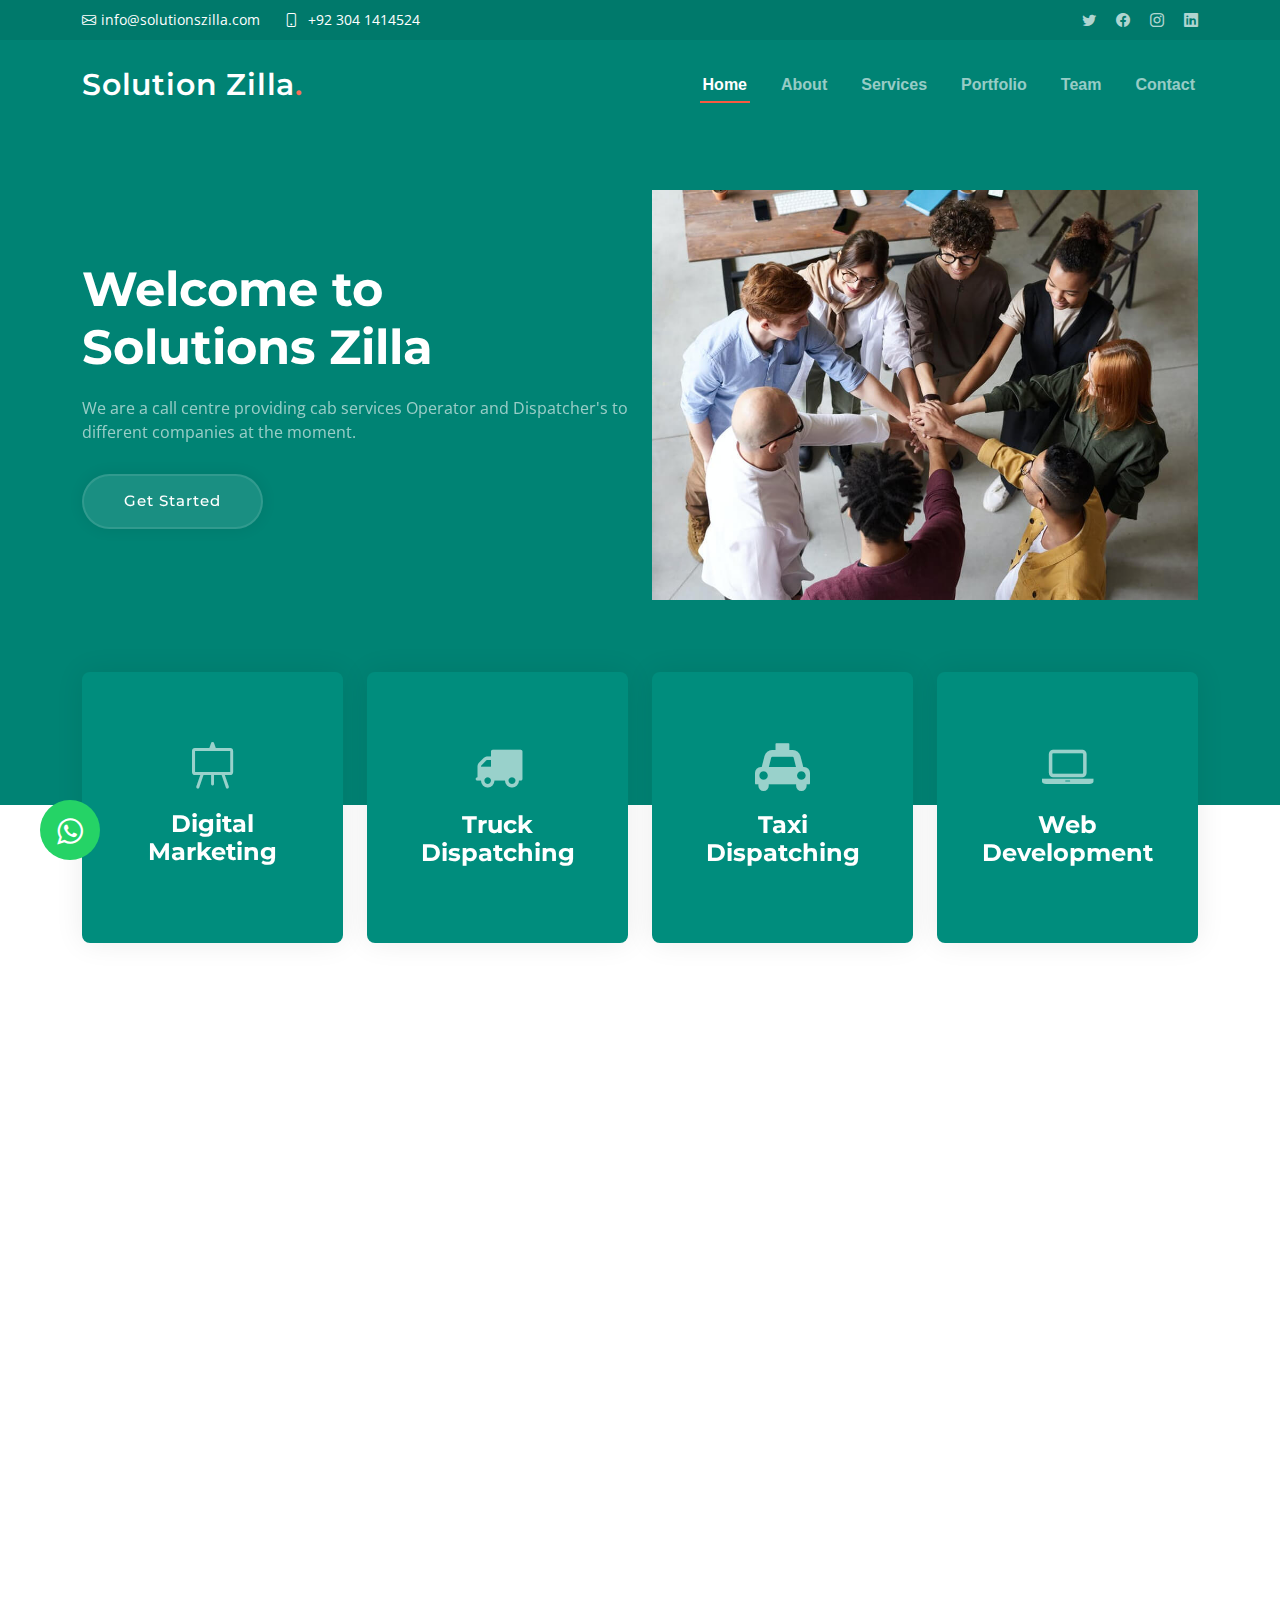
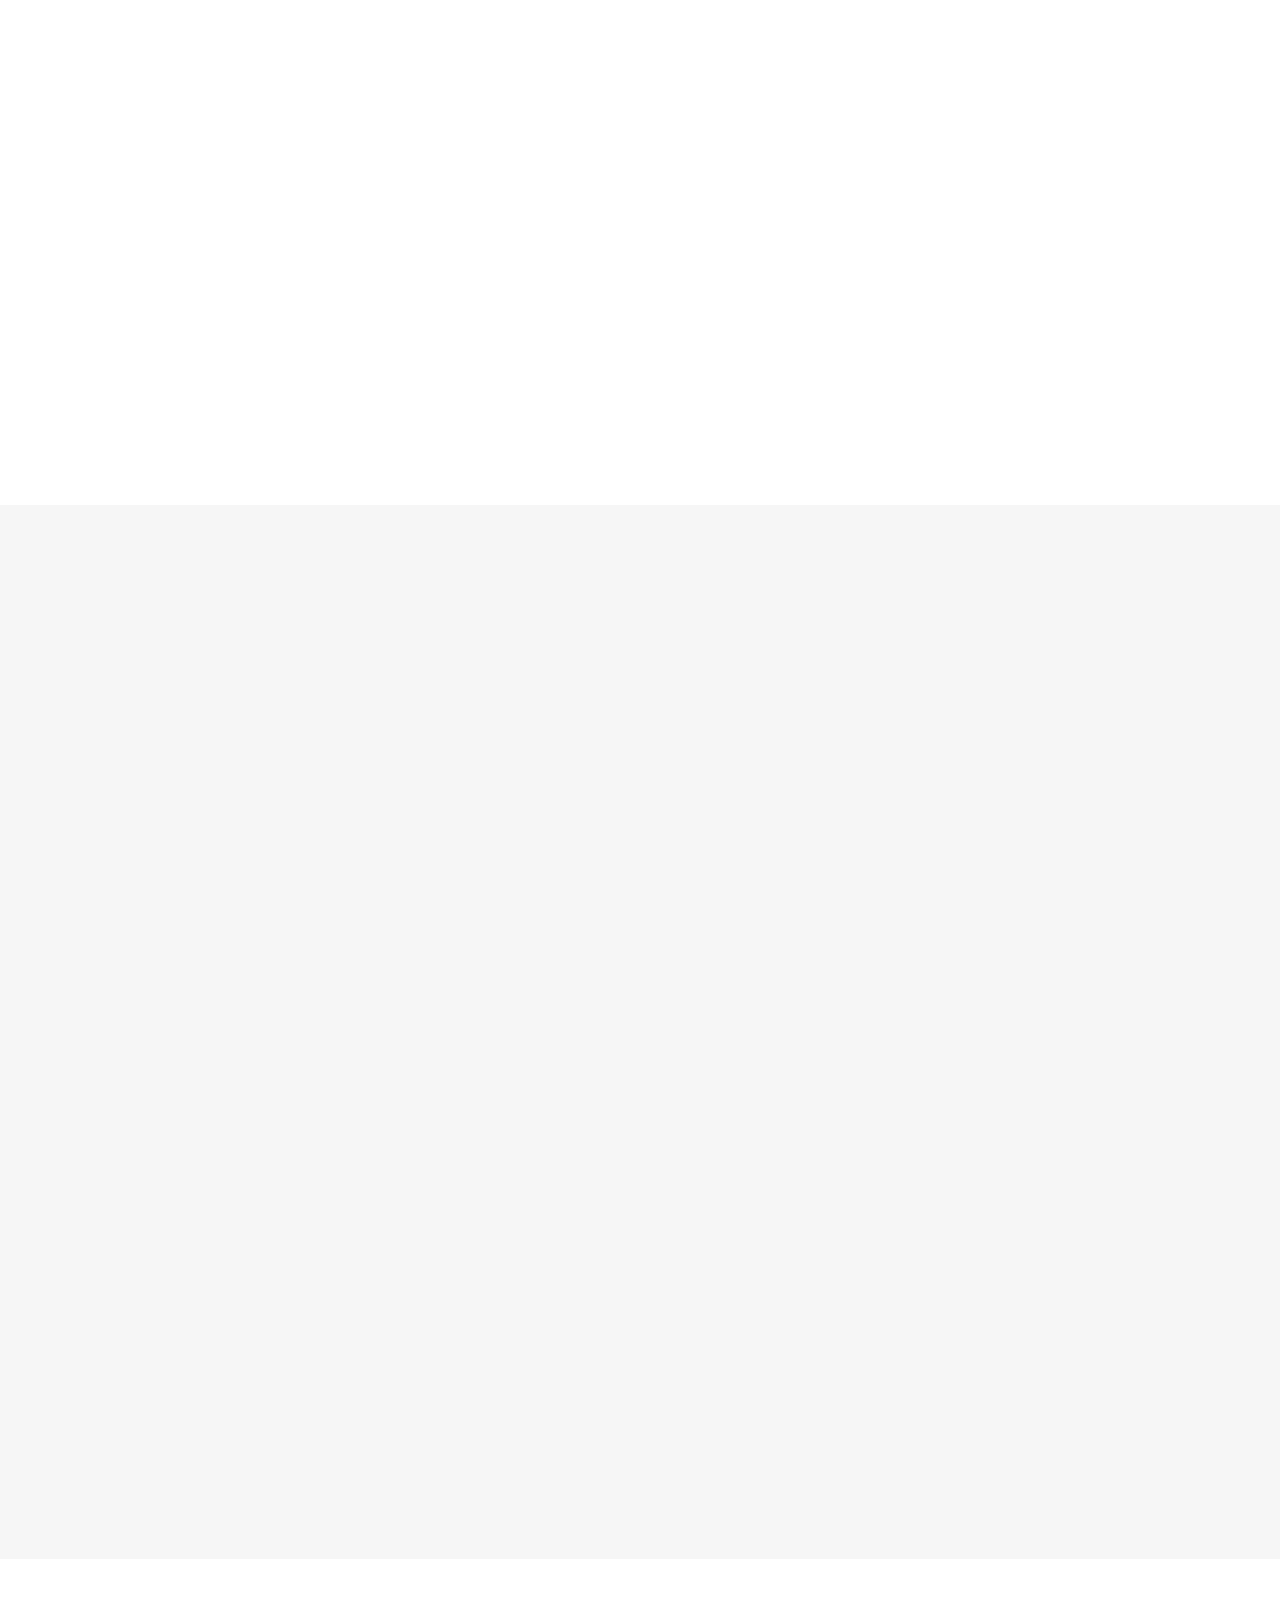
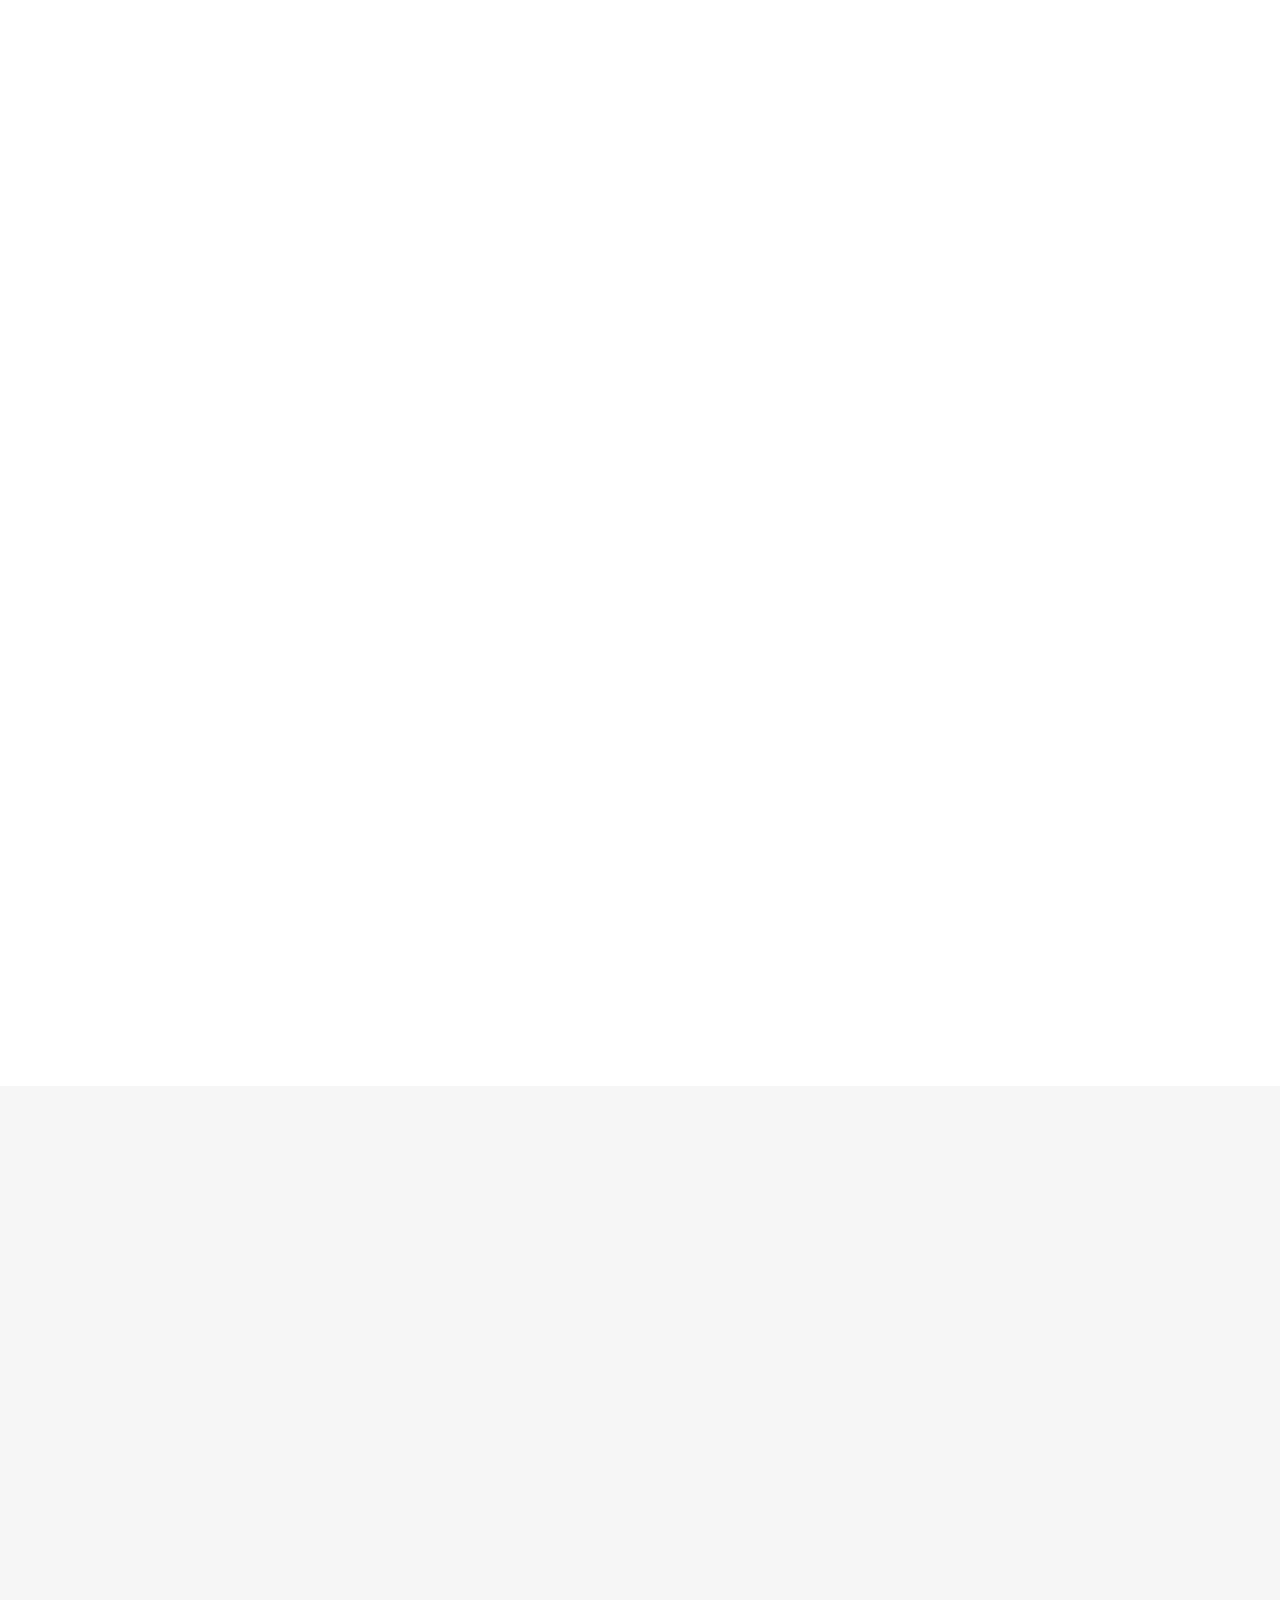
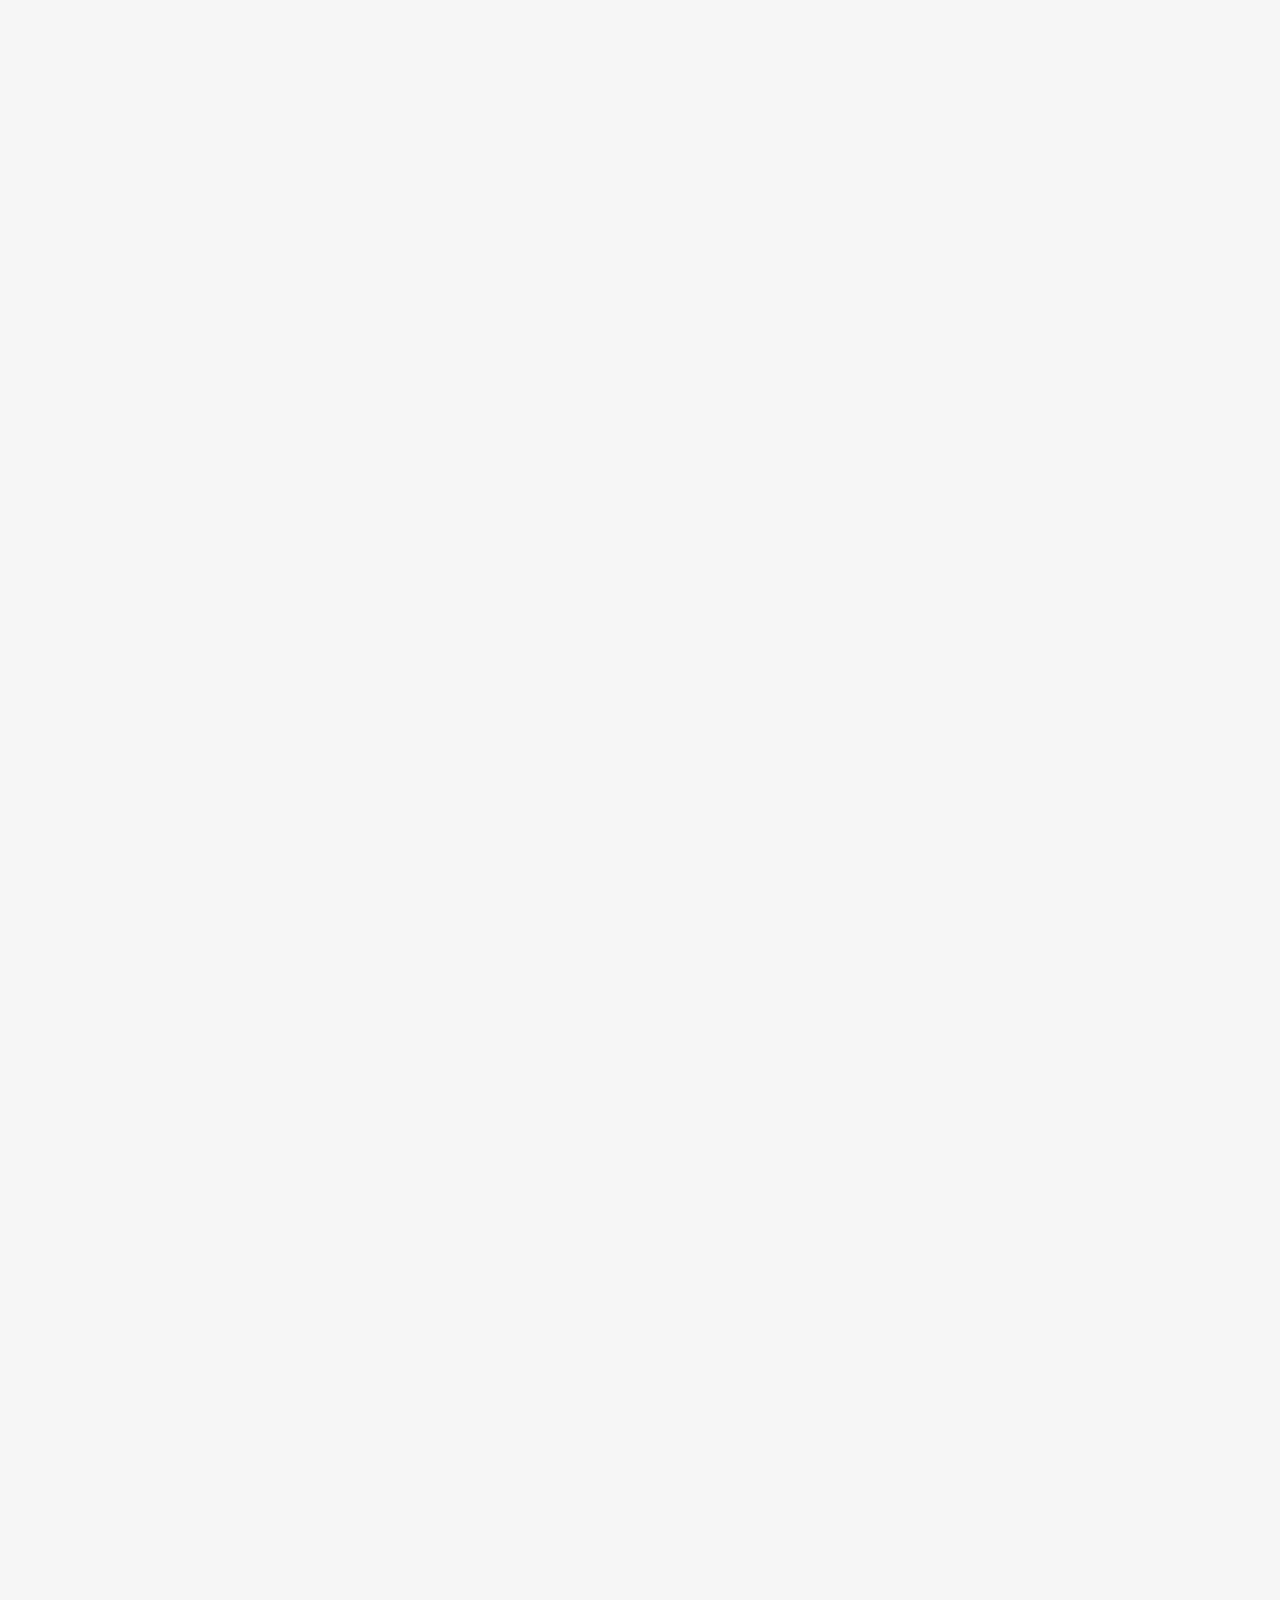
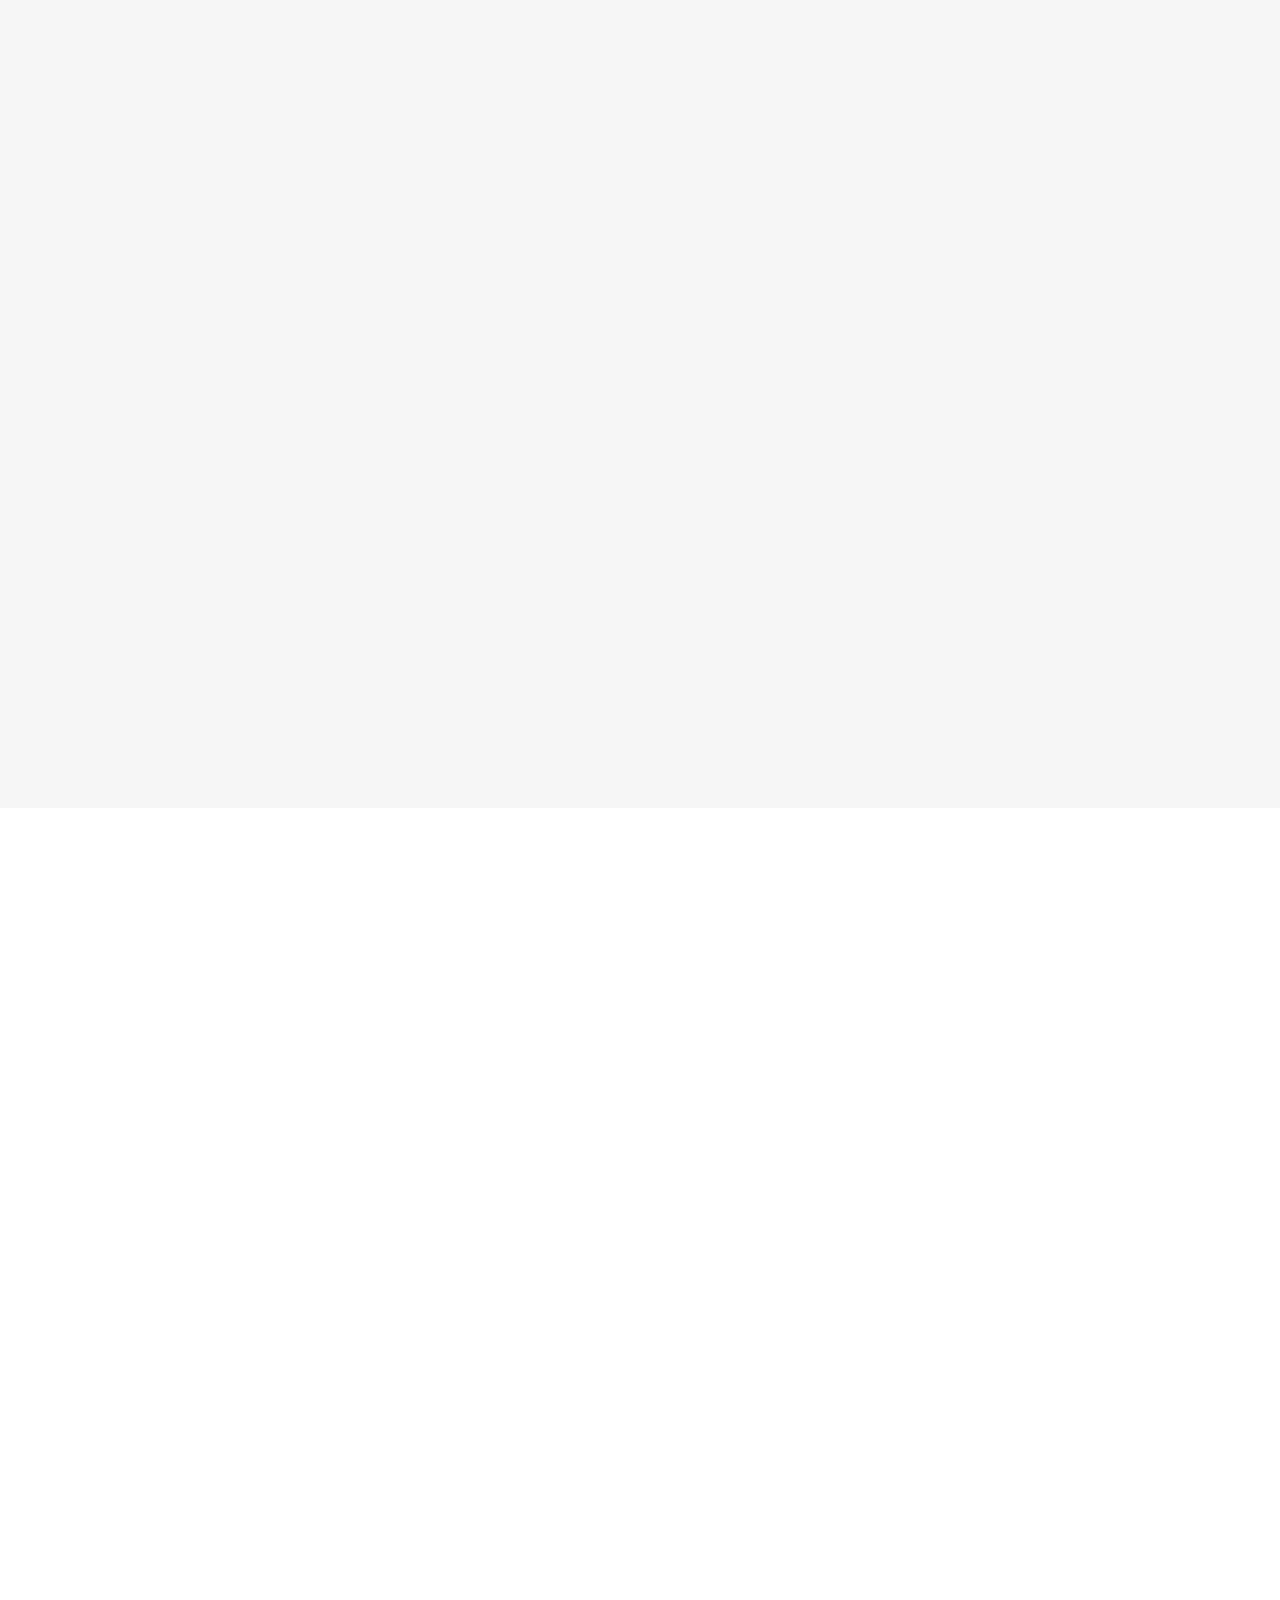
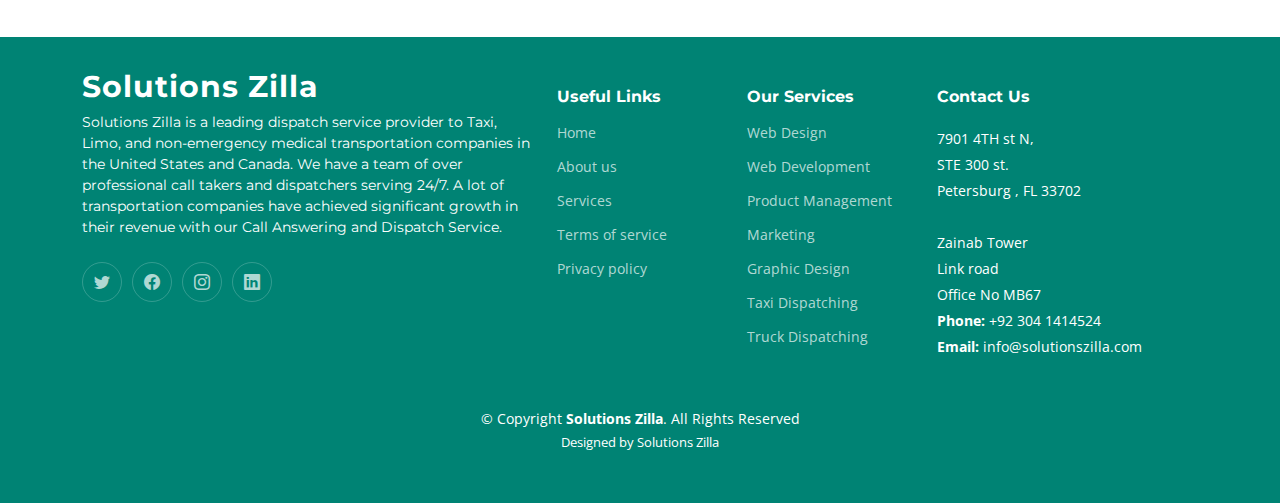
<file: index.html>
<!DOCTYPE html>
<html lang="en">

<head>
  <meta charset="utf-8">
  <meta content="width=device-width, initial-scale=1.0" name="viewport">

  <title>Solutions Zilla</title>
  <meta content="" name="description">
  <meta content="" name="keywords">

  <!-- Favicons -->
  <link href="assets/img/favicon.png" rel="icon">
  <link href="assets/img/apple-touch-icon.png" rel="apple-touch-icon">

  <!-- Google Fonts -->
  <link rel="preconnect" href="https://fonts.googleapis.com">
  <link rel="preconnect" href="https://fonts.gstatic.com" crossorigin>
  <link href="https://fonts.googleapis.com/css2?family=Open+Sans:ital,wght@0,300;0,400;0,500;0,600;0,700;1,300;1,400;1,600;1,700&family=Montserrat:ital,wght@0,300;0,400;0,500;0,600;0,700;1,300;1,400;1,500;1,600;1,700&family=Raleway:ital,wght@0,300;0,400;0,500;0,600;0,700;1,300;1,400;1,500;1,600;1,700&display=swap" rel="stylesheet">

  <!-- Whatapp Css -->
  <link rel="stylesheet" href="https://maxcdn.bootstrapcdn.com/font-awesome/4.5.0/css/font-awesome.min.css">
  <!-- End -->
  <!-- Vendor CSS Files -->
  <link href="assets/vendor/bootstrap/css/bootstrap.min.css" rel="stylesheet">
  <link href="assets/vendor/bootstrap-icons/bootstrap-icons.css" rel="stylesheet">
  <link href="assets/vendor/aos/aos.css" rel="stylesheet">
  <link href="assets/vendor/glightbox/css/glightbox.min.css" rel="stylesheet">
  <link href="assets/vendor/swiper/swiper-bundle.min.css" rel="stylesheet">

  <!-- Template Main CSS File -->
  <link href="assets/css/main.css" rel="stylesheet">
</head>

<body>

  <!-- ======= Header ======= -->
  <section id="topbar" class="topbar d-flex align-items-center">
    <div class="container d-flex justify-content-center justify-content-md-between">
      <div class="contact-info d-flex align-items-center">
        <i class="bi bi-envelope d-flex align-items-center"><a href="mailto:info@solutionzilla.com">info@solutionszilla.com</a></i>
        <i class="bi bi-phone d-flex align-items-center ms-4"><a href="tel:923041414524"><span>+92 304 1414524</span></a></i>
      </div>
      <div class="social-links d-none d-md-flex align-items-center">
        <a href="https://twitter.com/dispatch_axn?t=uLO-7T1W35LrrZnyCCT_lw&s=08" class="twitter" target="_blank"><i class="bi bi-twitter"></i></a>
        <a href="https://www.facebook.com/profile.php?id=100088378450400" class="facebook" target="_blank"><i class="bi bi-facebook"></i></a>
        <a href="https://www.instagram.com/axndispatch/" class="instagram" target="_blank"><i class="bi bi-instagram"></i></a>
        <a href="https://www.linkedin.com/in/axn-dispatch-26382a255/" class="linkedin" target="_blank"><i class="bi bi-linkedin"></i></a>
      </div>
    </div>
  </section><!-- End Top Bar -->

  <header id="header" class="header d-flex align-items-center">

    <div class="container-fluid container-xl d-flex align-items-center justify-content-between">
      <a href="index.html" class="logo d-flex align-items-center">
        <!-- Uncomment the line below if you also wish to use an image logo -->
        <!-- <img src="assets/img/logo.png" alt=""> -->
        <h1>Solution Zilla<span>.</span></h1>
      </a>
      <nav id="navbar" class="navbar">
        <ul>
          <li><a href="#hero">Home</a></li>
          <li><a href="#about">About</a></li>
          <li><a href="#services">Services</a></li>
          <li><a href="#portfolio">Portfolio</a></li>
          <li><a href="#team">Team</a></li>
          <!-- <li><a href="blog.html">Blog</a></li> -->
          <!-- <li class="dropdown"><a href="#"><span>Drop Down</span> <i class="bi bi-chevron-down dropdown-indicator"></i></a>
            <ul>
              <li><a href="#">Drop Down 1</a></li>
              <li class="dropdown"><a href="#"><span>Deep Drop Down</span> <i class="bi bi-chevron-down dropdown-indicator"></i></a>
                <ul>
                  <li><a href="#">Deep Drop Down 1</a></li>
                  <li><a href="#">Deep Drop Down 2</a></li>
                  <li><a href="#">Deep Drop Down 3</a></li>
                  <li><a href="#">Deep Drop Down 4</a></li>
                  <li><a href="#">Deep Drop Down 5</a></li>
                </ul>
              </li>
              <li><a href="#">Drop Down 2</a></li>
              <li><a href="#">Drop Down 3</a></li>
              <li><a href="#">Drop Down 4</a></li>
            </ul>
          </li> -->
          <li><a href="#contact">Contact</a></li>
        </ul>
      </nav><!-- .navbar -->

      <i class="mobile-nav-toggle mobile-nav-show bi bi-list"></i>
      <i class="mobile-nav-toggle mobile-nav-hide d-none bi bi-x"></i>

    </div>
  </header><!-- End Header -->
  <!-- End Header -->

  <!-- ======= Hero Section ======= -->
  <section id="hero" class="hero">
    <div class="container position-relative">
      <div class="row gy-5" data-aos="fade-in">
        <div class="col-lg-6 order-2 order-lg-1 d-flex flex-column justify-content-center text-center text-lg-start">
          <h2>Welcome to <span>Solutions Zilla</span></h2>
          <p>We are a call centre providing cab services Operator and Dispatcher's to different companies at the moment.</p>
          <div class="d-flex justify-content-center justify-content-lg-start">
            <a href="#about" class="btn-get-started">Get Started</a>
            <!-- <a href="https://www.youtube.com/watch?v=LXb3EKWsInQ" class="glightbox btn-watch-video d-flex align-items-center"><i class="bi bi-play-circle"></i><span>Watch Video</span></a> -->
          </div>
        </div>
        <div class="col-lg-6 order-1 order-lg-2">
          <img src="assets/img/about-2.jpg" class="img-fluid" alt="" data-aos="zoom-out" data-aos-delay="100">
        </div>
      </div>
    </div>

    <div class="icon-boxes position-relative">
      <div class="container position-relative">
        <div class="row gy-4 mt-5">

          <div class="col-xl-3 col-md-6" data-aos="fade-up" data-aos-delay="100">
            <div class="icon-box">
              <div class="icon"><i class="bi bi-easel"></i></div>
              <h4 class="title"><a href="" class="stretched-link">Digital Marketing</a></h4>
            </div>
          </div>
          <!--End Icon Box -->

          <div class="col-xl-3 col-md-6" data-aos="fade-up" data-aos-delay="200">
            <div class="icon-box">
              <div class="icon"><i class="fa fa-truck"></i></div>
              <h4 class="title"><a href="" class="stretched-link">Truck Dispatching</a></h4>
            </div>
          </div>
          <!--End Icon Box -->

          <div class="col-xl-3 col-md-6" data-aos="fade-up" data-aos-delay="300">
            <div class="icon-box">
              <div class="icon"><i class="fa fa-taxi"></i></div>
              <h4 class="title"><a href="" class="stretched-link">Taxi Dispatching</a></h4>
            </div>
          </div>
          <!--End Icon Box -->

          <div class="col-xl-3 col-md-6" data-aos="fade-up" data-aos-delay="500">
            <div class="icon-box">
              <div class="icon"><i class="fa fa-laptop"></i></div>
              <h4 class="title"><a href="" class="stretched-link">Web Development</a></h4>
            </div>
          </div>
          <!--End Icon Box -->

        </div>
      </div>
    </div>

    </div>
  </section>
  <!-- End Hero Section -->

  <main id="main">

    <!-- ======= About Us Section ======= -->
    <section id="about" class="about">
      <div class="container" data-aos="fade-up">

        <div class="section-header">
          <h2>About Us</h2>
          <p>Solutions Zilla is a leading dispatch service provider to Taxi, Limo, and non-emergency medical transportation companies in the United States and Canada. We have a team of over professional call takers and dispatchers serving 24/7. A lot of transportation companies have achieved significant growth in their revenue with our Call Answering and Dispatch Service</p>
        </div>

        <div class="row gy-4">
          <div class="col-lg-6">
            <!-- <h3>Voluptatem dignissimos provident quasi corporis</h3> -->
            <img src="assets/img/Web Mockups-01.jpg" class="img-fluid rounded-4 mb-4" alt="">
            <p>Solutions Zilla, as the Best Custom Software Development Company, empowers you to interact with a customized experience across all channels at every point of your journey.</p>
            <p>Pick a service that builds a specific and clear picture about both clients’ and project’s aims and explain all open-ended aspects.</p>
            <p>Schedule a meeting with DevBatch representative to discuss the functional requirements.</p>
            <p>Our experts will deliver a custom plan that will go perfectly with your requirement.</p>
            <p>Get your most advanced solution that are both of highest quality and cost-efficient.</p>
          </div>
          <div class="col-lg-6">
            <div class="content ps-0 ps-lg-5">
              <p class="fst-italic">
                Solutions Zilla as a Top Custom Software Development Company provides Web Design & Development, eCommerce, Mobile Application Development, Game Development, QA Testing, UI/UX, Blockchain, IoT & AI Development services. We have a team of highly skilled web developers who have successfully launched a number of large projects and demonstrated their abilities in a variety of settings.
              </p>
              <ul>
                <li><i class="bi bi-check-circle-fill"></i> Web Development.</li>
                <li><i class="bi bi-check-circle-fill"></i> Mobile Application Development.</li>
                <li><i class="bi bi-check-circle-fill"></i> Ecommerce Development.</li>
              </ul>
              <p>
                We, as a Leading Custom Software Development Company in USA, set industry standards by offering the newest technological solutions and services that deliver value, from strategy consulting to roadmaps.
              </p>

              <div class="position-relative mt-4">
                <img src="assets/img/about-2.jpg" class="img-fluid rounded-4" alt="">
                <a href="https://www.youtube.com/watch?v=LXb3EKWsInQ" class="glightbox play-btn"></a>
              </div>
            </div>
          </div>
        </div>

      </div>
    </section><!-- End About Us Section -->

    <!-- ======= Clients Section ======= -->
    <!-- <section id="clients" class="clients">
      <div class="container" data-aos="zoom-out">

        <div class="clients-slider swiper">
          <div class="swiper-wrapper align-items-center">
            <div class="swiper-slide"><img src="assets/img/clients/client-1.png" class="img-fluid" alt=""></div>
            <div class="swiper-slide"><img src="assets/img/clients/client-2.png" class="img-fluid" alt=""></div>
            <div class="swiper-slide"><img src="assets/img/clients/client-3.png" class="img-fluid" alt=""></div>
            <div class="swiper-slide"><img src="assets/img/clients/client-4.png" class="img-fluid" alt=""></div>
            <div class="swiper-slide"><img src="assets/img/clients/client-5.png" class="img-fluid" alt=""></div>
            <div class="swiper-slide"><img src="assets/img/clients/client-6.png" class="img-fluid" alt=""></div>
            <div class="swiper-slide"><img src="assets/img/clients/client-7.png" class="img-fluid" alt=""></div>
            <div class="swiper-slide"><img src="assets/img/clients/client-8.png" class="img-fluid" alt=""></div>
          </div>
        </div>

      </div>
    </section> --><!-- End Clients Section -->

    <!-- ======= Stats Counter Section ======= -->
    <!-- <section id="stats-counter" class="stats-counter">
      <div class="container" data-aos="fade-up">

        <div class="row gy-4 align-items-center">

          <div class="col-lg-6">
            <img src="assets/img/stats-img.svg" alt="" class="img-fluid">
          </div>

          <div class="col-lg-6">

            <div class="stats-item d-flex align-items-center">
              <span data-purecounter-start="0" data-purecounter-end="232" data-purecounter-duration="1" class="purecounter"></span>
              <p><strong>Happy Clients</strong> consequuntur quae diredo para mesta</p>
            </div> --><!-- End Stats Item -->

            <!-- <div class="stats-item d-flex align-items-center">
              <span data-purecounter-start="0" data-purecounter-end="521" data-purecounter-duration="1" class="purecounter"></span>
              <p><strong>Projects</strong> adipisci atque cum quia aut</p>
            </div> --><!-- End Stats Item -->

            <!-- <div class="stats-item d-flex align-items-center">
              <span data-purecounter-start="0" data-purecounter-end="453" data-purecounter-duration="1" class="purecounter"></span>
              <p><strong>Hours Of Support</strong> aut commodi quaerat</p>
            </div> --></main><!-- End Stats Item -->

          <!-- </div> -->

        <!-- </div> -->

      <!-- </div> -->
    <!-- </section>End Stats Counter Section -->

    <!-- ======= Call To Action Section ======= -->
    <!-- <section id="call-to-action" class="call-to-action">
      <div class="container text-center" data-aos="zoom-out">
        <a href="https://www.youtube.com/watch?v=LXb3EKWsInQ" class="glightbox play-btn"></a>
        <h3>Call To Action</h3>
        <p> As a business call centre we are able to provide our partners with valuable insights to help build better customer experiences.</p>
        <a class="cta-btn" href="#">Call To Action</a>
      </div>
    </section> --><!-- End Call To Action Section -->

    <!-- ======= Our Services Section ======= -->
    <section id="services" class="services sections-bg">
      <div class="container" data-aos="fade-up">

        <div class="section-header">
          <h2>Our Services</h2>
          <p>As a business call centre we are able to provide our partners with valuable insights to help build better customer experiences.</p>
        </div>

        <div class="row gy-4" data-aos="fade-up" data-aos-delay="100">

          <div class="col-lg-4 col-md-6">
            <div class="service-item  position-relative">
              <div class="icon">
                <i class="fa fa-headphones"></i>
              </div>
              <h3>24/7 Call Center Service</h3>
              <p>Extend operational hours. We’re there for your customers when they need you most, 24 hours a day, 7 days a week.</p>
              <a href="#" class="readmore stretched-link">Read more <i class="bi bi-arrow-right"></i></a>
            </div>
          </div><!-- End Service Item -->

          <div class="col-lg-4 col-md-6">
            <div class="service-item position-relative">
              <div class="icon">
                <i class="bi bi-broadcast"></i>
              </div>
              <h3>Improve Customer Experience</h3>
              <p>Multi-channel solutions that are easily scalable. Benefit from the latest tech without the investment.</p>
              <a href="#" class="readmore stretched-link">Read more <i class="bi bi-arrow-right"></i></a>
            </div>
          </div><!-- End Service Item -->

          <div class="col-lg-4 col-md-6">
            <div class="service-item position-relative">
              <div class="icon">
                <i class="bi bi-easel"></i>
              </div>
              <h3>Leave it to Professionals</h3>
              <p>Utilize specialist skills and gain from up-to-date staff training programmers for continuous improvement.</p>
              <a href="#" class="readmore stretched-link">Read more <i class="bi bi-arrow-right"></i></a>
            </div>
          </div><!-- End Service Item -->

          <div class="col-lg-4 col-md-6">
            <div class="service-item position-relative">
              <div class="icon">
                <i class="fa fa-laptop box-circles"></i>
              </div>
              <h3>  Web Development</h3>
              <p>Developing a paved and successful digital road map for your business by splashing it on the web.</p>
              <a href="#" class="readmore stretched-link">Read more <i class="bi bi-arrow-right"></i></a>
            </div>
          </div><!-- End Service Item -->

          <div class="col-lg-4 col-md-6">
            <div class="service-item position-relative">
              <div class="icon">
                <i class="fa fa-mobile 4-week"></i>
              </div>
              <h3>Mobile Application Development</h3>
              <p>Get robust and engaging Android, iOS or hybrid applications that provides value to customers.</p>
              <a href="#" class="readmore stretched-link">Read more <i class="bi bi-arrow-right"></i></a>
            </div>
          </div><!-- End Service Item -->

          <div class="col-lg-4 col-md-6">
            <div class="service-item position-relative">
              <div class="icon">
                <i class="bi bi-chat-square-text"></i>
              </div>
              <h3>Ecommerce Development</h3>
              <p>Grow revenue with the best ecommerce website design services to innovate ecommerce experience.</p>
              <a href="#" class="readmore stretched-link">Read more <i class="bi bi-arrow-right"></i></a>
            </div>
          </div><!-- End Service Item -->

        </div>

      </div>
    </section><!-- End Our Services Section -->

      <!-- ======= About Us Section ======= -->
    <section id="about" class="about">
      <div class="container" data-aos="fade-up">

        <div class="section-header">
          <h2>Truck Dispatching</h2>
          <p>Once you sign up with us, a dedicated dispatcher will be assigned to you. He will help you find good-paying loads, complete all the necessary paperwork, help you in invoicing & chase for detentions/layovers, and assist you in any issues that arise in between the transit.
          Our dispatchers use various load boards and our broker contacts to find you good-paying loads.</p>
        </div>

        <div class="row gy-4">
          <div class="col-lg-6">
            <!-- <h3>Voluptatem dignissimos provident quasi corporis</h3> -->
            <img src="assets/img/axnbg.jpeg" class="img-fluid rounded-4 mb-4" alt="">
            <!-- <h2>
                Why select Solutions Zilla Dispatch?
              </h2>
            <p>- Dedicated dispatcher will be provided</p>
            <p>- No Forced Dispatch</p>
            <p>- You pick the areas you want to service</p>
            <p>- No hidden fees</p>
            <p>- Knowledgeable Dispatchers</p>
            <p>- Top Paying Loads</p>
            <p>- Setup Paperwork</p>
            <p>- Weekend Support if you are on a load</p>
            <p>- Free invoice submission to your factoring company</p> -->
          </div>
          <div class="col-lg-6">
            <div class="content ps-0 ps-lg-5">
              <h2>
                We are Independent Dispatchers
              </h2>
              <ul>
                <li><i class="bi bi-check-circle-fill"></i> Thanks for your interest in Solutions Zilla Dispatch! </li>
                <li><i class="bi bi-check-circle-fill"></i> Once you sign up with us, a dedicated dispatcher will be assigned to you. He will help you find good-paying loads, complete all the necessary paperwork, help you in invoicing & chase for detentions/layovers, and assist you in any issues that arise in between the transit.</li>
                <li><i class="bi bi-check-circle-fill"></i> Our dispatchers use various load boards and our broker contacts to find you good-paying loads.</li>
              </ul>
              <h2>
                Why select Solutions Zilla Dispatch?
              </h2>
              <p>- Dedicated dispatcher will be provided</p>
              <p>- No Forced Dispatch</p>
              <p>- You pick the areas you want to service</p>
              <p>- No hidden fees</p>
              <p>- Knowledgeable Dispatchers</p>
              <p>- Top Paying Loads</p>
              <p>- Setup Paperwork</p>
              <p>- Weekend Support if you are on a load</p>
              <p>- Free invoice submission to your factoring company</p>
              <!-- <p>
                Ullamco laboris nisi ut aliquip ex ea commodo consequat. Duis aute irure dolor in reprehenderit in voluptate
                velit esse cillum dolore eu fugiat nulla pariatur. Excepteur sint occaecat cupidatat non proident
              </p> -->

              <!-- <div class="position-relative mt-4">
                <img src="assets/img/about-2.jpg" class="img-fluid rounded-4" alt="">
                <a href="https://www.youtube.com/watch?v=LXb3EKWsInQ" class="glightbox play-btn"></a>
              </div> -->
            </div>
          </div>
        </div>

      </div>
    </section><!-- End About Us Section -->

    <!-- ======= Testimonials Section ======= -->
    <!-- <section id="testimonials" class="testimonials">
      <div class="container" data-aos="fade-up">

        <div class="section-header">
          <h2>Testimonials</h2>
          <p>Voluptatem quibusdam ut ullam perferendis repellat non ut consequuntur est eveniet deleniti fignissimos eos quam</p>
        </div>

        <div class="slides-3 swiper" data-aos="fade-up" data-aos-delay="100">
          <div class="swiper-wrapper">

            <div class="swiper-slide">
              <div class="testimonial-wrap">
                <div class="testimonial-item">
                  <div class="d-flex align-items-center">
                    <img src="assets/img/testimonials/testimonials-1.jpg" class="testimonial-img flex-shrink-0" alt="">
                    <div>
                      <h3>Saul Goodman</h3>
                      <h4>Ceo &amp; Founder</h4>
                      <div class="stars">
                        <i class="bi bi-star-fill"></i><i class="bi bi-star-fill"></i><i class="bi bi-star-fill"></i><i class="bi bi-star-fill"></i><i class="bi bi-star-fill"></i>
                      </div>
                    </div>
                  </div>
                  <p>
                    <i class="bi bi-quote quote-icon-left"></i>
                    Proin iaculis purus consequat sem cure digni ssim donec porttitora entum suscipit rhoncus. Accusantium quam, ultricies eget id, aliquam eget nibh et. Maecen aliquam, risus at semper.
                    <i class="bi bi-quote quote-icon-right"></i>
                  </p>
                </div>
              </div>
            </div> --><!-- End testimonial item -->

            <!-- <div class="swiper-slide">
              <div class="testimonial-wrap">
                <div class="testimonial-item">
                  <div class="d-flex align-items-center">
                    <img src="assets/img/testimonials/testimonials-2.jpg" class="testimonial-img flex-shrink-0" alt="">
                    <div>
                      <h3>Sara Wilsson</h3>
                      <h4>Designer</h4>
                      <div class="stars">
                        <i class="bi bi-star-fill"></i><i class="bi bi-star-fill"></i><i class="bi bi-star-fill"></i><i class="bi bi-star-fill"></i><i class="bi bi-star-fill"></i>
                      </div>
                    </div>
                  </div>
                  <p>
                    <i class="bi bi-quote quote-icon-left"></i>
                    Export tempor illum tamen malis malis eram quae irure esse labore quem cillum quid cillum eram malis quorum velit fore eram velit sunt aliqua noster fugiat irure amet legam anim culpa.
                    <i class="bi bi-quote quote-icon-right"></i>
                  </p>
                </div>
              </div>
            </div> --><!-- End testimonial item -->

            <!-- <div class="swiper-slide">
              <div class="testimonial-wrap">
                <div class="testimonial-item">
                  <div class="d-flex align-items-center">
                    <img src="assets/img/testimonials/testimonials-3.jpg" class="testimonial-img flex-shrink-0" alt="">
                    <div>
                      <h3>Jena Karlis</h3>
                      <h4>Store Owner</h4>
                      <div class="stars">
                        <i class="bi bi-star-fill"></i><i class="bi bi-star-fill"></i><i class="bi bi-star-fill"></i><i class="bi bi-star-fill"></i><i class="bi bi-star-fill"></i>
                      </div>
                    </div>
                  </div>
                  <p>
                    <i class="bi bi-quote quote-icon-left"></i>
                    Enim nisi quem export duis labore cillum quae magna enim sint quorum nulla quem veniam duis minim tempor labore quem eram duis noster aute amet eram fore quis sint minim.
                    <i class="bi bi-quote quote-icon-right"></i>
                  </p>
                </div>
              </div>
            </div> --><!-- End testimonial item -->

            <!-- <div class="swiper-slide">
              <div class="testimonial-wrap">
                <div class="testimonial-item">
                  <div class="d-flex align-items-center">
                    <img src="assets/img/testimonials/testimonials-4.jpg" class="testimonial-img flex-shrink-0" alt="">
                    <div>
                      <h3>Matt Brandon</h3>
                      <h4>Freelancer</h4>
                      <div class="stars">
                        <i class="bi bi-star-fill"></i><i class="bi bi-star-fill"></i><i class="bi bi-star-fill"></i><i class="bi bi-star-fill"></i><i class="bi bi-star-fill"></i>
                      </div>
                    </div>
                  </div>
                  <p>
                    <i class="bi bi-quote quote-icon-left"></i>
                    Fugiat enim eram quae cillum dolore dolor amet nulla culpa multos export minim fugiat minim velit minim dolor enim duis veniam ipsum anim magna sunt elit fore quem dolore.
                    <i class="bi bi-quote quote-icon-right"></i>
                  </p>
                </div>
              </div>
            </div> --><!-- End testimonial item -->

            <!-- <div class="swiper-slide">
              <div class="testimonial-wrap">
                <div class="testimonial-item">
                  <div class="d-flex align-items-center">
                    <img src="assets/img/testimonials/testimonials-5.jpg" class="testimonial-img flex-shrink-0" alt="">
                    <div>
                      <h3>John Larson</h3>
                      <h4>Entrepreneur</h4>
                      <div class="stars">
                        <i class="bi bi-star-fill"></i><i class="bi bi-star-fill"></i><i class="bi bi-star-fill"></i><i class="bi bi-star-fill"></i><i class="bi bi-star-fill"></i>
                      </div>
                    </div>
                  </div>
                  <p>
                    <i class="bi bi-quote quote-icon-left"></i>
                    Quis quorum aliqua sint quem legam fore sunt eram irure aliqua veniam tempor noster veniam enim culpa labore duis sunt culpa nulla illum cillum fugiat legam esse veniam culpa fore.
                    <i class="bi bi-quote quote-icon-right"></i>
                  </p>
                </div>
              </div>
            </div> --><!-- End testimonial item -->

          <!-- </div>
          <div class="swiper-pagination"></div>
        </div>

      </div>
    </section> --><!-- End Testimonials Section -->

    <!-- ======= Portfolio Section ======= -->
    <section id="portfolio" class="portfolio sections-bg">
      <div class="container" data-aos="fade-up">

        <div class="section-header">
          <h2>Portfolio</h2>
          <!-- <p>Solutions Zilla Dispatch is a leading dispatch service provider to Taxi, Limo, and non-emergency medical transportation companies in the United States and Canada. We have a team of over professional call takers and dispatchers serving 24/7.</p> -->
        </div>

        <div class="portfolio-isotope" data-portfolio-filter="*" data-portfolio-layout="masonry" data-portfolio-sort="original-order" data-aos="fade-up" data-aos-delay="100">

          <div>
            <ul class="portfolio-flters">
              <li data-filter="*" class="filter-active">All</li>
              <li data-filter=".filter-app">App</li>
              <li data-filter=".filter-product">Web Development</li>
              <li data-filter=".filter-branding">Dispatch Services</li>
              <!-- <li data-filter=".filter-books">Truck Dispatching</li> -->
            </ul><!-- End Portfolio Filters -->
          </div>

          <div class="row gy-4 portfolio-container">

            <div class="col-xl-4 col-md-6 portfolio-item filter-app">
              <div class="portfolio-wrap">
                <a href="assets/img/portfolio/app-1.jpg" data-gallery="portfolio-gallery-app" class="glightbox"><img src="assets/img/portfolio/app-1.jpg" class="img-fluid" alt=""></a>
                <div class="portfolio-info">
                  <h4><a href="portfolio-details.html" title="More Details">App 1</a></h4>
                  <p>Complete analytical reporting of your business on daily, weekly and monthly basis.</p>
                </div>
              </div>
            </div><!-- End Portfolio Item -->

            <div class="col-xl-4 col-md-6 portfolio-item filter-product">
              <div class="portfolio-wrap">
                <a href="assets/img/portfolio/project1.png" data-gallery="portfolio-gallery-app" class="glightbox"><img src="assets/img/portfolio/project1.png" class="img-fluid" alt=""></a>
                <div class="portfolio-info">
                  <h4><a href="portfolio-details.html" title="More Details">Project 1</a></h4>
                  <p>Web Development</p>
                </div>
              </div>
            </div><!-- End Portfolio Item -->

            <div class="col-xl-4 col-md-6 portfolio-item filter-product">
              <div class="portfolio-wrap">
                <a href="assets/img/portfolio/project1.png" data-gallery="portfolio-gallery-app" class="glightbox"><img src="assets/img/portfolio/Web Mockups-07.jpg" class="img-fluid" alt=""></a>
                <div class="portfolio-info">
                  <h4><a href="portfolio-details.html" title="More Details">Project 2</a></h4>
                  <p>Web Development</p>
                </div>
              </div>
            </div><!-- End Portfolio Item -->

            <div class="col-xl-4 col-md-6 portfolio-item filter-product">
              <div class="portfolio-wrap">
                <a href="assets/img/portfolio/project1.png" data-gallery="portfolio-gallery-app" class="glightbox"><img src="assets/img/portfolio/Web Mockups-03.jpg" class="img-fluid" alt=""></a>
                <div class="portfolio-info">
                  <h4><a href="portfolio-details.html" title="More Details">Project 3</a></h4>
                  <p>Web Development</p>
                </div>
              </div>
            </div><!-- End Portfolio Item -->

            <div class="col-xl-4 col-md-6 portfolio-item filter-branding">
              <div class="portfolio-wrap">
                <a href="assets/img/portfolio/1.jpeg" data-gallery="portfolio-gallery-app" class="glightbox"><img src="assets/img/portfolio/1.jpeg" class="img-fluid" alt=""></a>
                <div class="portfolio-info">
                  <h4><a href="portfolio-details.html" title="More Details">CALL ANSWERING AND DISPATCH SERVICE.</a></h4>
                  <p>Global Dispatch has more than 10 years of experience in handling dispatch for taxi, limo, and medical transportation companies. We have professional dispatchers available to serve your customers 24/7. We are professional to handle large and medium fleets. We are not the first option but are the last option in terms of quality dispatch and call answering services.</p>
                </div>
              </div>
            </div><!-- End Portfolio Item -->

            <div class="col-xl-4 col-md-6 portfolio-item filter-books">
              <div class="portfolio-wrap">
                <a href="assets/img/portfolio/Web Mockups-01.jpg" data-gallery="portfolio-gallery-app" class="glightbox"><img src="assets/img/portfolio/Web Mockups-03.jpg" class="img-fluid" alt=""></a>
                <div class="portfolio-info">
                  <h4><a href="portfolio-details.html" title="More Details">Web Development</a></h4>
                  <p>Web Development</p>
                </div>
              </div>
            </div><!-- End Portfolio Item -->

            <div class="col-xl-4 col-md-6 portfolio-item filter-app">
              <div class="portfolio-wrap">
                <a href="assets/img/portfolio/Web Mockups-01.jpg" data-gallery="portfolio-gallery-app" class="glightbox"><img src="assets/img/portfolio/Web Mockups-01.jpg" class="img-fluid" alt=""></a>
                <div class="portfolio-info">
                  <h4><a href="portfolio-details.html" title="More Details">App 2</a></h4>
                  <p>App Development</p>
                </div>
              </div>
            </div><!-- End Portfolio Item -->

            <div class="col-xl-4 col-md-6 portfolio-item filter-branding">
              <div class="portfolio-wrap">
                <a href="assets/img/portfolio/2.jpeg" data-gallery="portfolio-gallery-app" class="glightbox"><img src="assets/img/portfolio/2.jpeg" class="img-fluid" alt=""></a>
                <div class="portfolio-info">
                  <h4><a href="portfolio-details.html" title="More Details">PROFESSIONAL DISPACTHERS AVAILABLE 24/7</a></h4>
                  <p>Our operators are always available, 24 hours a day, 7 days a week, and 365 days a year. We know that taxis are needed at unpredictable times, so we are always at the ready, and we promise that your customers will be greeted by a courteous, professional call center representative.</p>
                </div>
              </div>
            </div><!-- End Portfolio Item -->

            <!-- <div class="col-xl-4 col-md-6 portfolio-item filter-books">
              <div class="portfolio-wrap">
                <a href="assets/img/portfolio/books-2.jpg" data-gallery="portfolio-gallery-app" class="glightbox"><img src="assets/img/portfolio/Web Mockups-02.jpg" class="img-fluid" alt=""></a>
                <div class="portfolio-info">
                  <h4><a href="portfolio-details.html" title="More Details">Web</a></h4>
                  <p>Complete analytical reporting of your business on daily, weekly and monthly basis.</p>
                </div>
              </div>
            </div> --><!-- End Portfolio Item -->

            <!-- <div class="col-xl-4 col-md-6 portfolio-item filter-app">
              <div class="portfolio-wrap">
                <a href="assets/img/portfolio/app-3.jpg" data-gallery="portfolio-gallery-app" class="glightbox"><img src="assets/img/portfolio/app-3.jpg" class="img-fluid" alt=""></a>
                <div class="portfolio-info">
                  <h4><a href="portfolio-details.html" title="More Details">App 3</a></h4>
                  <p>Complete analytical reporting of your business on daily, weekly and monthly basis.</p>
                </div>
              </div>
            </div> --><!-- End Portfolio Item -->

            <div class="col-xl-4 col-md-6 portfolio-item">
              <div class="portfolio-wrap">
                <a href="assets/img/portfolio/2.jpeg" data-gallery="portfolio-gallery-app" class="glightbox"><img src="assets/img/portfolio/2.jpeg" class="img-fluid" alt=""></a>
                <div class="portfolio-info">
                  <h4><a href="portfolio-details.html" title="More Details">Product 3</a></h4>
                  <p>Complete analytical reporting of your business on daily, weekly and monthly basis.</p>
                </div>
              </div>
            </div><!-- End Portfolio Item -->

            <div class="col-xl-4 col-md-6 portfolio-item filter-branding">
              <div class="portfolio-wrap">
                <a href="assets/img/portfolio/3.jpeg" data-gallery="portfolio-gallery-app" class="glightbox"><img src="assets/img/portfolio/3.jpeg" class="img-fluid" alt=""></a>
                <div class="portfolio-info">
                  <h4><a href="portfolio-details.html" title="More Details">CALL ANSWERING AND DISPATCH SERVICE.</a></h4>
                  <p>Your taxi service does not operate in a vacuum. You have competitors who are looking for every possible advantage over your business. If you want to survive, you have to beat them to the punch. QAS Group inc can help you to reduce your monthly cost in terms of wages.</p>
                </div>
              </div>
            </div><!-- End Portfolio Item -->

            <div class="col-xl-4 col-md-6 portfolio-item filter-branding">
              <div class="portfolio-wrap">
                <a href="assets/img/portfolio/4.jpeg" data-gallery="portfolio-gallery-app" class="glightbox"><img src="assets/img/portfolio/4.jpeg" class="img-fluid" alt=""></a>
                <div class="portfolio-info">
                  <h4><a href="portfolio-details.html" title="More Details">QUALITY CONTROL</a></h4>
                  <p>We record every single call for quality and training purposes so you will be getting access to call log to listen the recordings. We commit 100% up time not even a single call will be missed even in busy hours.</p>
                </div>
              </div>
            </div><!-- End Portfolio Item -->

            <div class="col-xl-4 col-md-6 portfolio-item filter-branding">
              <div class="portfolio-wrap">
                <a href="assets/img/portfolio/5.jpeg" data-gallery="portfolio-gallery-app" class="glightbox"><img src="assets/img/portfolio/5.jpeg" class="img-fluid" alt=""></a>
                <div class="portfolio-info">
                  <h4><a href="portfolio-details.html" title="More Details">TAXI LIMO SOFTWARE
                  </a></h4>
                  <p>Our dispatchers are fully trained to handle small and large fleet and expert in using all kinds of Taxi and Limo dispatch software. We provide services according to your requirement i.e. full time24/7, part time or only day/night shift ETC.</p>
                </div>
              </div>
            </div><!-- End Portfolio Item -->

            <div class="col-xl-4 col-md-6 portfolio-item filter-branding">
              <div class="portfolio-wrap">
                <a href="assets/img/portfolio/6.jpeg" data-gallery="portfolio-gallery-app" class="glightbox"><img src="assets/img/portfolio/6.jpeg" class="img-fluid" alt=""></a>
                <div class="portfolio-info">
                  <h4><a href="portfolio-details.html" title="More Details">NDA (NON DISCLOSURE AGREEMENT)
                  </a></h4>
                  <p>We will sign a NDA with you and we will never disclose your information as a reference to any third party. We will not work with your competitor’s ever. We work with only one company from one city.</p>
                </div>
              </div>
            </div><!-- End Portfolio Item -->

            <div class="col-xl-4 col-md-6 portfolio-item filter-branding">
              <div class="portfolio-wrap">
                <a href="assets/img/portfolio/8.jpeg" data-gallery="portfolio-gallery-app" class="glightbox"><img src="assets/img/portfolio/8.jpeg" class="img-fluid" alt=""></a>
                <div class="portfolio-info">
                  <h4><a href="portfolio-details.html" title="More Details">FREE TRAIL
                  </a></h4>
                  <p>After speaking with the sales team, we just need 7 days to get your city knowledge and surrounding area and about your company SOPs. We will assign you a professional dispatch manager to train your team. After the training is completed, we will give you the go-ahead to transfer the live calls. Your trail will be expired exactly after 14 days.</p>
                </div>
              </div>
            </div><!-- End Portfolio Item -->

            <div class="col-xl-4 col-md-6 portfolio-item filter-branding">
              <div class="portfolio-wrap">
                <a href="assets/img/portfolio/7.jpeg" data-gallery="portfolio-gallery-app" class="glightbox"><img src="assets/img/portfolio/7.jpeg" class="img-fluid" alt=""></a>
                <div class="portfolio-info">
                  <h4><a href="portfolio-details.html" title="More Details">MAKE YOUR LIFE EASIER.
                  </a></h4>
                  <p>You will be making your life easier and you don’t need to engage yourself in hiring and training new dispatchers again and again.</p>
                </div>
              </div>
            </div><!-- End Portfolio Item -->

            <div class="col-xl-4 col-md-6 portfolio-item filter-branding">
              <div class="portfolio-wrap">
                <a href="assets/img/portfolio/9.jpeg" data-gallery="portfolio-gallery-app" class="glightbox"><img src="assets/img/portfolio/9.jpeg" class="img-fluid" alt=""></a>
                <div class="portfolio-info">
                  <h4><a href="portfolio-details.html" title="More Details">BUSINESS GROWTH.</a></h4>
                  <p>Almost 30% growth in call volume by retaining the customers with professional customer service and taking responsibility of your business and customers.</p>
                </div>
              </div>
            </div><!-- End Portfolio Item -->

            <div class="col-xl-4 col-md-6 portfolio-item filter-branding">
              <div class="portfolio-wrap">
                <a href="assets/img/portfolio/10.jpeg" data-gallery="portfolio-gallery-app" class="glightbox"><img src="assets/img/portfolio/10.jpeg" class="img-fluid" alt=""></a>
                <div class="portfolio-info">
                  <h4><a href="portfolio-details.html" title="More Details">COMPLETE REPORTING</a></h4>
                  <p>Complete analytical reporting of your business on daily, weekly and monthly basis.</p>
                </div>
              </div>
            </div><!-- End Portfolio Item -->

            <div class="col-xl-4 col-md-6 portfolio-item filter-branding">
              <div class="portfolio-wrap">
                <a href="assets/img/portfolio/11.jpeg" data-gallery="portfolio-gallery-app" class="glightbox"><img src="assets/img/portfolio/11.jpeg" class="img-fluid" alt=""></a>
                <div class="portfolio-info">
                  <h4><a href="portfolio-details.html" title="More Details">FREE SOCIAL MEDIA MARKETING</a></h4>
                  <p>Free social media marketing of your business.</p>
                </div>
              </div>
            </div><!-- End Portfolio Item -->

            <div class="col-xl-4 col-md-6 portfolio-item filter-branding">
              <div class="portfolio-wrap">
                <a href="assets/img/portfolio/12.jpeg" data-gallery="portfolio-gallery-app" class="glightbox"><img src="assets/img/portfolio/12.jpeg" class="img-fluid" alt=""></a>
                <div class="portfolio-info">
                  <h4><a href="portfolio-details.html" title="More Details">FREE SEO</a></h4>
                  <p>Free SEO of your website to get 1st rank in Google.</p>
                </div>
              </div>
            </div><!-- End Portfolio Item -->

            <div class="col-xl-4 col-md-6 portfolio-item filter-books">
              <div class="portfolio-wrap">
                <a href="assets/img/portfolio/books-3.jpg" data-gallery="portfolio-gallery-app" class="glightbox"><img src="assets/img/portfolio/Web Mockups-04.jpg" class="img-fluid" alt=""></a>
                <div class="portfolio-info">
                  <h4><a href="portfolio-details.html" title="More Details">Web Develop</a></h4>
                  <p>Complete analytical reporting of your business on daily, weekly and monthly basis.</p>
                </div>
              </div>
            </div><!-- End Portfolio Item -->

          </div><!-- End Portfolio Container -->

        </div>

      </div>
    </section><!-- End Portfolio Section -->

    <!-- ======= Our Team Section ======= -->
    <!-- <section id="team" class="team">
      <div class="container" data-aos="fade-up">

        <div class="section-header">
          <h2>Our Team</h2>
          <p>Nulla dolorum nulla nesciunt rerum facere sed ut inventore quam porro nihil id ratione ea sunt quis dolorem dolore earum</p>
        </div>

        <div class="row gy-4">

          <div class="col-xl-3 col-md-6 d-flex" data-aos="fade-up" data-aos-delay="100">
            <div class="member">
              <img src="assets/img/team/team-1.jpg" class="img-fluid" alt="">
              <h4>Walter White</h4>
              <span>Web Development</span>
              <div class="social">
                <a href=""><i class="bi bi-twitter"></i></a>
                <a href=""><i class="bi bi-facebook"></i></a>
                <a href=""><i class="bi bi-instagram"></i></a>
                <a href=""><i class="bi bi-linkedin"></i></a>
              </div>
            </div>
          </div> --><!-- End Team Member -->

          <!-- <div class="col-xl-3 col-md-6 d-flex" data-aos="fade-up" data-aos-delay="200">
            <div class="member">
              <img src="assets/img/team/team-2.jpg" class="img-fluid" alt="">
              <h4>Sarah Jhinson</h4>
              <span>Marketing</span>
              <div class="social">
                <a href=""><i class="bi bi-twitter"></i></a>
                <a href=""><i class="bi bi-facebook"></i></a>
                <a href=""><i class="bi bi-instagram"></i></a>
                <a href=""><i class="bi bi-linkedin"></i></a>
              </div>
            </div>
          </div> --><!-- End Team Member -->

          <!-- <div class="col-xl-3 col-md-6 d-flex" data-aos="fade-up" data-aos-delay="300">
            <div class="member">
              <img src="assets/img/team/team-3.jpg" class="img-fluid" alt="">
              <h4>William Anderson</h4>
              <span>Content</span>
              <div class="social">
                <a href=""><i class="bi bi-twitter"></i></a>
                <a href=""><i class="bi bi-facebook"></i></a>
                <a href=""><i class="bi bi-instagram"></i></a>
                <a href=""><i class="bi bi-linkedin"></i></a>
              </div>
            </div>
          </div> --><!-- End Team Member -->

          <!-- <div class="col-xl-3 col-md-6 d-flex" data-aos="fade-up" data-aos-delay="400">
            <div class="member">
              <img src="assets/img/team/team-4.jpg" class="img-fluid" alt="">
              <h4>Amanda Jepson</h4>
              <span>Accountant</span>
              <div class="social">
                <a href=""><i class="bi bi-twitter"></i></a>
                <a href=""><i class="bi bi-facebook"></i></a>
                <a href=""><i class="bi bi-instagram"></i></a>
                <a href=""><i class="bi bi-linkedin"></i></a>
              </div>
            </div>
          </div> --><!-- End Team Member -->

        <!-- </div>

      </div>
    </section> --><!-- End Our Team Section -->

    <!-- ======= Pricing Section ======= -->
    <!-- <section id="pricing" class="pricing sections-bg">
      <div class="container" data-aos="fade-up">

        <div class="section-header">
          <h2>Pricing</h2>
          <p>Aperiam dolorum et et wuia molestias qui eveniet numquam nihil porro incidunt dolores placeat sunt id nobis omnis tiledo stran delop</p>
        </div>

        <div class="row g-4 py-lg-5" data-aos="zoom-out" data-aos-delay="100">

          <div class="col-lg-4">
            <div class="pricing-item">
              <h3>Free Plan</h3>
              <div class="icon">
                <i class="bi bi-box"></i>
              </div>
              <h4><sup>$</sup>0<span> / month</span></h4>
              <ul>
                <li><i class="bi bi-check"></i> Quam adipiscing vitae proin</li>
                <li><i class="bi bi-check"></i> Nec feugiat nisl pretium</li>
                <li><i class="bi bi-check"></i> Nulla at volutpat diam uteera</li>
                <li class="na"><i class="bi bi-x"></i> <span>Pharetra massa massa ultricies</span></li>
                <li class="na"><i class="bi bi-x"></i> <span>Massa ultricies mi quis hendrerit</span></li>
              </ul>
              <div class="text-center"><a href="#" class="buy-btn">Buy Now</a></div>
            </div>
          </div> --><!-- End Pricing Item -->

          <!-- <div class="col-lg-4">
            <div class="pricing-item featured">
              <h3>Business Plan</h3>
              <div class="icon">
                <i class="bi bi-airplane"></i>
              </div>

              <h4><sup>$</sup>29<span> / month</span></h4>
              <ul>
                <li><i class="bi bi-check"></i> Quam adipiscing vitae proin</li>
                <li><i class="bi bi-check"></i> Nec feugiat nisl pretium</li>
                <li><i class="bi bi-check"></i> Nulla at volutpat diam uteera</li>
                <li><i class="bi bi-check"></i> Pharetra massa massa ultricies</li>
                <li><i class="bi bi-check"></i> Massa ultricies mi quis hendrerit</li>
              </ul>
              <div class="text-center"><a href="#" class="buy-btn">Buy Now</a></div>
            </div>
          </div> --><!-- End Pricing Item -->

          <!-- <div class="col-lg-4">
            <div class="pricing-item">
              <h3>Developer Plan</h3>
              <div class="icon">
                <i class="bi bi-send"></i>
              </div>
              <h4><sup>$</sup>49<span> / month</span></h4>
              <ul>
                <li><i class="bi bi-check"></i> Quam adipiscing vitae proin</li>
                <li><i class="bi bi-check"></i> Nec feugiat nisl pretium</li>
                <li><i class="bi bi-check"></i> Nulla at volutpat diam uteera</li>
                <li><i class="bi bi-check"></i> Pharetra massa massa ultricies</li>
                <li><i class="bi bi-check"></i> Massa ultricies mi quis hendrerit</li>
              </ul>
              <div class="text-center"><a href="#" class="buy-btn">Buy Now</a></div>
            </div>
          </div> --><!-- End Pricing Item -->

        <!-- </div>

      </div>
    </section> --><!-- End Pricing Section -->

    <!-- ======= Frequently Asked Questions Section ======= -->
    <!-- <section id="faq" class="faq">
      <div class="container" data-aos="fade-up">

        <div class="row gy-4">

          <div class="col-lg-4">
            <div class="content px-xl-5">
              <h3>Frequently Asked <strong>Questions</strong></h3>
              <p>
                Lorem ipsum dolor sit amet, consectetur adipiscing elit, sed do eiusmod tempor incididunt ut labore et dolore magna aliqua. Duis aute irure dolor in reprehenderit
              </p>
            </div>
          </div>

          <div class="col-lg-8">

            <div class="accordion accordion-flush" id="faqlist" data-aos="fade-up" data-aos-delay="100">

              <div class="accordion-item">
                <h3 class="accordion-header">
                  <button class="accordion-button collapsed" type="button" data-bs-toggle="collapse" data-bs-target="#faq-content-1">
                    <span class="num">1.</span>
                    Non consectetur a erat nam at lectus urna duis?
                  </button>
                </h3>
                <div id="faq-content-1" class="accordion-collapse collapse" data-bs-parent="#faqlist">
                  <div class="accordion-body">
                    Feugiat pretium nibh ipsum consequat. Tempus iaculis urna id volutpat lacus laoreet non curabitur gravida. Venenatis lectus magna fringilla urna porttitor rhoncus dolor purus non.
                  </div>
                </div>
              </div> --><!-- # Faq item-->

              <!-- <div class="accordion-item">
                <h3 class="accordion-header">
                  <button class="accordion-button collapsed" type="button" data-bs-toggle="collapse" data-bs-target="#faq-content-2">
                    <span class="num">2.</span>
                    Feugiat scelerisque varius morbi enim nunc faucibus a pellentesque?
                  </button>
                </h3>
                <div id="faq-content-2" class="accordion-collapse collapse" data-bs-parent="#faqlist">
                  <div class="accordion-body">
                    Dolor sit amet consectetur adipiscing elit pellentesque habitant morbi. Id interdum velit laoreet id donec ultrices. Fringilla phasellus faucibus scelerisque eleifend donec pretium. Est pellentesque elit ullamcorper dignissim. Mauris ultrices eros in cursus turpis massa tincidunt dui.
                  </div>
                </div>
              </div> --><!-- # Faq item-->

              <!-- <div class="accordion-item">
                <h3 class="accordion-header">
                  <button class="accordion-button collapsed" type="button" data-bs-toggle="collapse" data-bs-target="#faq-content-3">
                    <span class="num">3.</span>
                    Dolor sit amet consectetur adipiscing elit pellentesque habitant morbi?
                  </button>
                </h3>
                <div id="faq-content-3" class="accordion-collapse collapse" data-bs-parent="#faqlist">
                  <div class="accordion-body">
                    Eleifend mi in nulla posuere sollicitudin aliquam ultrices sagittis orci. Faucibus pulvinar elementum integer enim. Sem nulla pharetra diam sit amet nisl suscipit. Rutrum tellus pellentesque eu tincidunt. Lectus urna duis convallis convallis tellus. Urna molestie at elementum eu facilisis sed odio morbi quis
                  </div>
                </div>
              </div> --><!-- # Faq item-->

              <!-- <div class="accordion-item">
                <h3 class="accordion-header">
                  <button class="accordion-button collapsed" type="button" data-bs-toggle="collapse" data-bs-target="#faq-content-4">
                    <span class="num">4.</span>
                    Ac odio tempor orci dapibus. Aliquam eleifend mi in nulla?
                  </button>
                </h3>
                <div id="faq-content-4" class="accordion-collapse collapse" data-bs-parent="#faqlist">
                  <div class="accordion-body">
                    Dolor sit amet consectetur adipiscing elit pellentesque habitant morbi. Id interdum velit laoreet id donec ultrices. Fringilla phasellus faucibus scelerisque eleifend donec pretium. Est pellentesque elit ullamcorper dignissim. Mauris ultrices eros in cursus turpis massa tincidunt dui.
                  </div>
                </div>
              </div> --><!-- # Faq item-->

              <!-- <div class="accordion-item">
                <h3 class="accordion-header">
                  <button class="accordion-button collapsed" type="button" data-bs-toggle="collapse" data-bs-target="#faq-content-5">
                    <span class="num">5.</span>
                    Tempus quam pellentesque nec nam aliquam sem et tortor consequat?
                  </button>
                </h3>
                <div id="faq-content-5" class="accordion-collapse collapse" data-bs-parent="#faqlist">
                  <div class="accordion-body">
                    Molestie a iaculis at erat pellentesque adipiscing commodo. Dignissim suspendisse in est ante in. Nunc vel risus commodo viverra maecenas accumsan. Sit amet nisl suscipit adipiscing bibendum est. Purus gravida quis blandit turpis cursus in
                  </div>
                </div>
              </div> --><!-- # Faq item-->

            <!-- </div>

          </div>
        </div>

      </div>
    </section> --><!-- End Frequently Asked Questions Section -->

    <!-- ======= Recent Blog Posts Section ======= -->
    <!-- <section id="recent-posts" class="recent-posts sections-bg">
      <div class="container" data-aos="fade-up">

        <div class="section-header">
          <h2>Recent Blog Posts</h2>
          <p>Consequatur libero assumenda est voluptatem est quidem illum et officia imilique qui vel architecto accusamus fugit aut qui distinctio</p>
        </div> -->

       <!--  <div class="row gy-4">

          <div class="col-xl-4 col-md-6">
            <article>

              <div class="post-img">
                <img src="assets/img/blog/blog-1.jpg" alt="" class="img-fluid">
              </div>

              <p class="post-category">Politics</p>

              <h2 class="title">
                <a href="blog-details.html">Dolorum optio tempore voluptas dignissimos</a>
              </h2>

              <div class="d-flex align-items-center">
                <img src="assets/img/blog/blog-author.jpg" alt="" class="img-fluid post-author-img flex-shrink-0">
                <div class="post-meta">
                  <p class="post-author">Maria Doe</p>
                  <p class="post-date">
                    <time datetime="2022-01-01">Jan 1, 2022</time>
                  </p>
                </div>
              </div>

            </article>
          </div> --><!-- End post list item -->

         <!--  <div class="col-xl-4 col-md-6">
            <article>

              <div class="post-img">
                <img src="assets/img/blog/blog-2.jpg" alt="" class="img-fluid">
              </div>

              <p class="post-category">Sports</p>

              <h2 class="title">
                <a href="blog-details.html">Nisi magni odit consequatur autem nulla dolorem</a>
              </h2>

              <div class="d-flex align-items-center">
                <img src="assets/img/blog/blog-author-2.jpg" alt="" class="img-fluid post-author-img flex-shrink-0">
                <div class="post-meta">
                  <p class="post-author">Allisa Mayer</p>
                  <p class="post-date">
                    <time datetime="2022-01-01">Jun 5, 2022</time>
                  </p>
                </div>
              </div>

            </article>
          </div> --><!-- End post list item -->

          <!-- <div class="col-xl-4 col-md-6">
            <article>

              <div class="post-img">
                <img src="assets/img/blog/blog-3.jpg" alt="" class="img-fluid">
              </div>

              <p class="post-category">Entertainment</p>

              <h2 class="title">
                <a href="blog-details.html">Possimus soluta ut id suscipit ea ut in quo quia et soluta</a>
              </h2>

              <div class="d-flex align-items-center">
                <img src="assets/img/blog/blog-author-3.jpg" alt="" class="img-fluid post-author-img flex-shrink-0">
                <div class="post-meta">
                  <p class="post-author">Mark Dower</p>
                  <p class="post-date">
                    <time datetime="2022-01-01">Jun 22, 2022</time>
                  </p>
                </div>
              </div>

            </article>
          </div> --><!-- End post list item -->

        <!-- </div>End recent posts list -->

      <!-- </div>
    </section> --><!-- End Recent Blog Posts Section -->

    <!-- ======= Contact Section ======= -->
    <section id="contact" class="contact">
      <div class="container" data-aos="fade-up">

        <div class="section-header">
          <h2>Contact</h2>
          <p>If You Have Any Query, Please Contact Us</p>
        </div>

        <div class="row gx-lg-0 gy-4">

          <div class="col-lg-4">

            <div class="info-container d-flex flex-column align-items-center justify-content-center">
              <div class="info-item d-flex">
                <i class="bi bi-geo-alt flex-shrink-0"></i>
                <div>
                  <h4>Location:</h4>
                  <p>7901 4TH st N, STE 300 st. Petersburg , FL 33702</p><br>
                  <p>Zainab Tower Link road Office No MB67</p>
                </div>
              </div><!-- End Info Item -->

              <div class="info-item d-flex">
                <i class="bi bi-envelope flex-shrink-0"></i>
                <div>
                  <h4>Email:</h4>
                  <p>info@solutionszilla.com</p>
                </div>
              </div><!-- End Info Item -->

              <div class="info-item d-flex">
                <i class="bi bi-phone flex-shrink-0"></i>
                <div>
                  <h4>Call:</h4>
                  <p>+92 304 1414524</p>
                </div>
              </div><!-- End Info Item -->

              <div class="info-item d-flex">
                <i class="bi bi-clock flex-shrink-0"></i>
                <div>
                  <h4>Open Hours:</h4>
                  <p>24/7</p>
                </div>
              </div><!-- End Info Item -->
            </div>

          </div>

          <div class="col-lg-8">
            <form action="forms/contact.php" method="post" role="form" class="php-email-form">
              <div class="row">
                <div class="col-md-6 form-group">
                  <input type="text" name="name" class="form-control" id="name" placeholder="Your Name" required>
                </div>
                <div class="col-md-6 form-group mt-3 mt-md-0">
                  <input type="email" class="form-control" name="email" id="email" placeholder="Your Email" required>
                </div>
              </div>
              <div class="form-group mt-3">
                <input type="text" class="form-control" name="subject" id="subject" placeholder="Subject" required>
              </div>
              <div class="form-group mt-3">
                <textarea class="form-control" name="message" rows="7" placeholder="Message" required></textarea>
              </div>
              <div class="my-3">
                <div class="loading">Loading</div>
                <div class="error-message"></div>
                <div class="sent-message">Your message has been sent. Thank you!</div>
              </div>
              <div class="text-center"><button type="submit">Send Message</button></div>
            </form>
          </div><!-- End Contact Form -->

        </div>

      </div>
    </section><!-- End Contact Section -->

  </main><!-- End #main -->

  <a href="https://api.whatsapp.com/send?phone=923041414524&text=Feel Free To Contact Us." class="float" target="_blank">
    <i class="fa fa-whatsapp my-float"></i>
  </a>

  <!-- ======= Footer ======= -->
  <footer id="footer" class="footer">

    <div class="container">
      <div class="row gy-4">
        <div class="col-lg-5 col-md-12 footer-info">
          <a href="index.html" class="logo d-flex align-items-center">
            <span>Solutions Zilla</span>
          </a>
          <p>Solutions Zilla is a leading dispatch service provider to Taxi, Limo, and non-emergency medical transportation companies in the United States and Canada. We have a team of over professional call takers and dispatchers serving 24/7. A lot of transportation companies have achieved significant growth in their revenue with our Call Answering and Dispatch Service.</p>
          <div class="social-links d-flex mt-4">
            <a href="https://twitter.com/dispatch_axn?t=uLO-7T1W35LrrZnyCCT_lw&s=08" class="twitter" target="_blank"><i class="bi bi-twitter"></i></a>
            <a href="https://www.facebook.com/profile.php?id=100088378450400" class="facebook" target="_blank"><i class="bi bi-facebook"></i></a>
            <a href="https://www.instagram.com/axndispatch/" class="instagram" target="_blank"><i class="bi bi-instagram"></i></a>
            <a href="https://www.linkedin.com/in/axn-dispatch-26382a255/" class="linkedin" target="_blank"><i class="bi bi-linkedin"></i></a>
          </div>
        </div>

        <div class="col-lg-2 col-6 footer-links">
          <h4>Useful Links</h4>
          <ul>
            <li><a href="#">Home</a></li>
            <li><a href="#">About us</a></li>
            <li><a href="#">Services</a></li>
            <li><a href="#">Terms of service</a></li>
            <li><a href="#">Privacy policy</a></li>
          </ul>
        </div>

        <div class="col-lg-2 col-6 footer-links">
          <h4>Our Services</h4>
          <ul>
            <li><a href="#">Web Design</a></li>
            <li><a href="#">Web Development</a></li>
            <li><a href="#">Product Management</a></li>
            <li><a href="#">Marketing</a></li>
            <li><a href="#">Graphic Design</a></li>
            <li><a href="#">Taxi Dispatching</a></li>
            <li><a href="#">Truck Dispatching</a></li>
          </ul>
        </div>

        <div class="col-lg-3 col-md-12 footer-contact text-center text-md-start">
          <h4>Contact Us</h4>
          <p>
            7901 4TH st N, <br>
            STE 300 st.<br>
            Petersburg , FL 33702 <br><br>
            Zainab Tower <br>
            Link road<br>
            Office No MB67 <br>
            <strong>Phone:</strong> +92 304 1414524<br>
            <strong>Email:</strong> info@solutionszilla.com<br>
          </p>

        </div>

      </div>
    </div>

    <div class="container mt-4">
      <div class="copyright">
        &copy; Copyright <strong><span>Solutions Zilla</span></strong>. All Rights Reserved
      </div>
      <div class="credits">
        <!-- All the links in the footer should remain intact. -->
        <!-- You can delete the links only if you purchased the pro version. -->
        <!-- Licensing information: https://bootstrapmade.com/license/ -->
        <!-- Purchase the pro version with working PHP/AJAX contact form: https://bootstrapmade.com/impact-bootstrap-business-website-template/ -->
        Designed by <a href="#">Solutions Zilla</a>
      </div>
    </div>

  </footer><!-- End Footer -->
  <!-- End Footer -->

  <a href="#" class="scroll-top d-flex align-items-center justify-content-center"><i class="bi bi-arrow-up-short"></i></a>

  <div id="preloader"></div>

  <!-- Vendor JS Files -->
  <script src="assets/vendor/bootstrap/js/bootstrap.bundle.min.js"></script>
  <script src="assets/vendor/aos/aos.js"></script>
  <script src="assets/vendor/glightbox/js/glightbox.min.js"></script>
  <script src="assets/vendor/purecounter/purecounter_vanilla.js"></script>
  <script src="assets/vendor/swiper/swiper-bundle.min.js"></script>
  <script src="assets/vendor/isotope-layout/isotope.pkgd.min.js"></script>
  <script src="assets/vendor/php-email-form/validate.js"></script>

  <!-- Template Main JS File -->
  <script src="assets/js/main.js"></script>

</body>

</html>
</file>
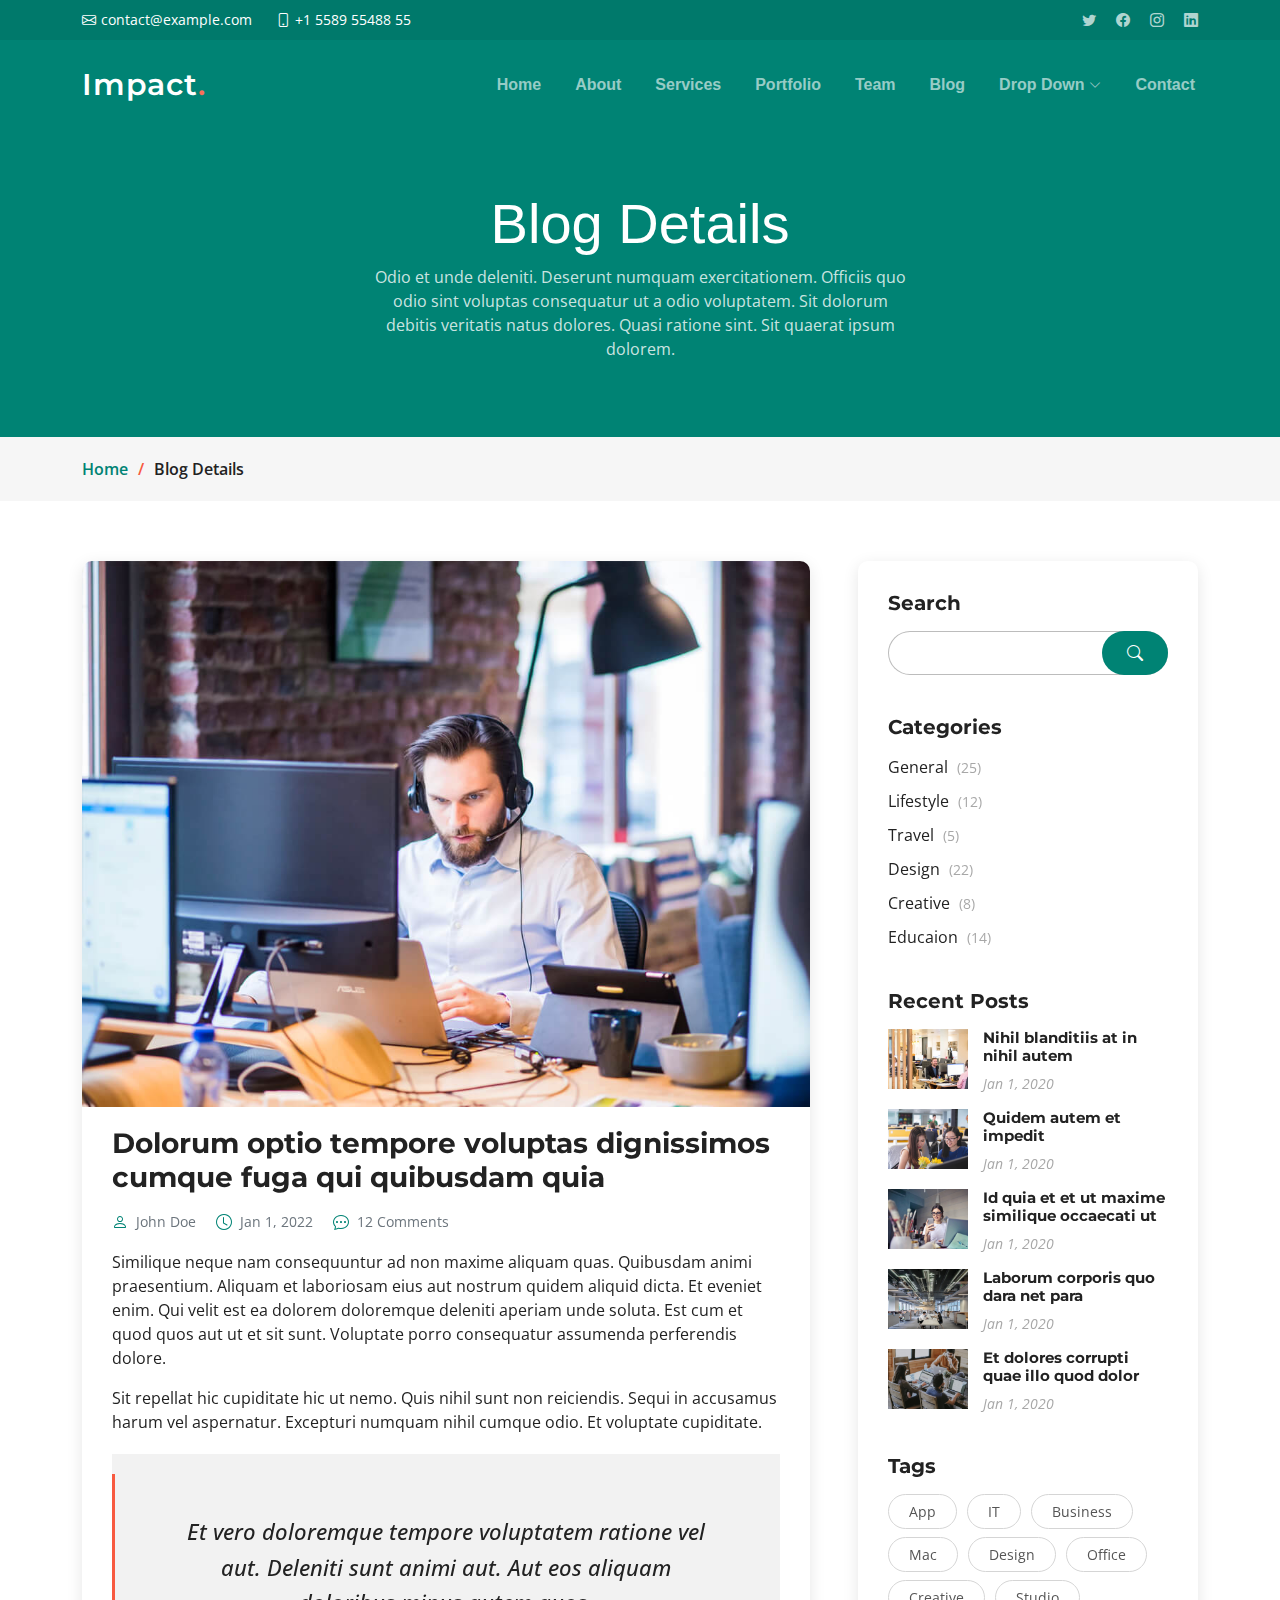
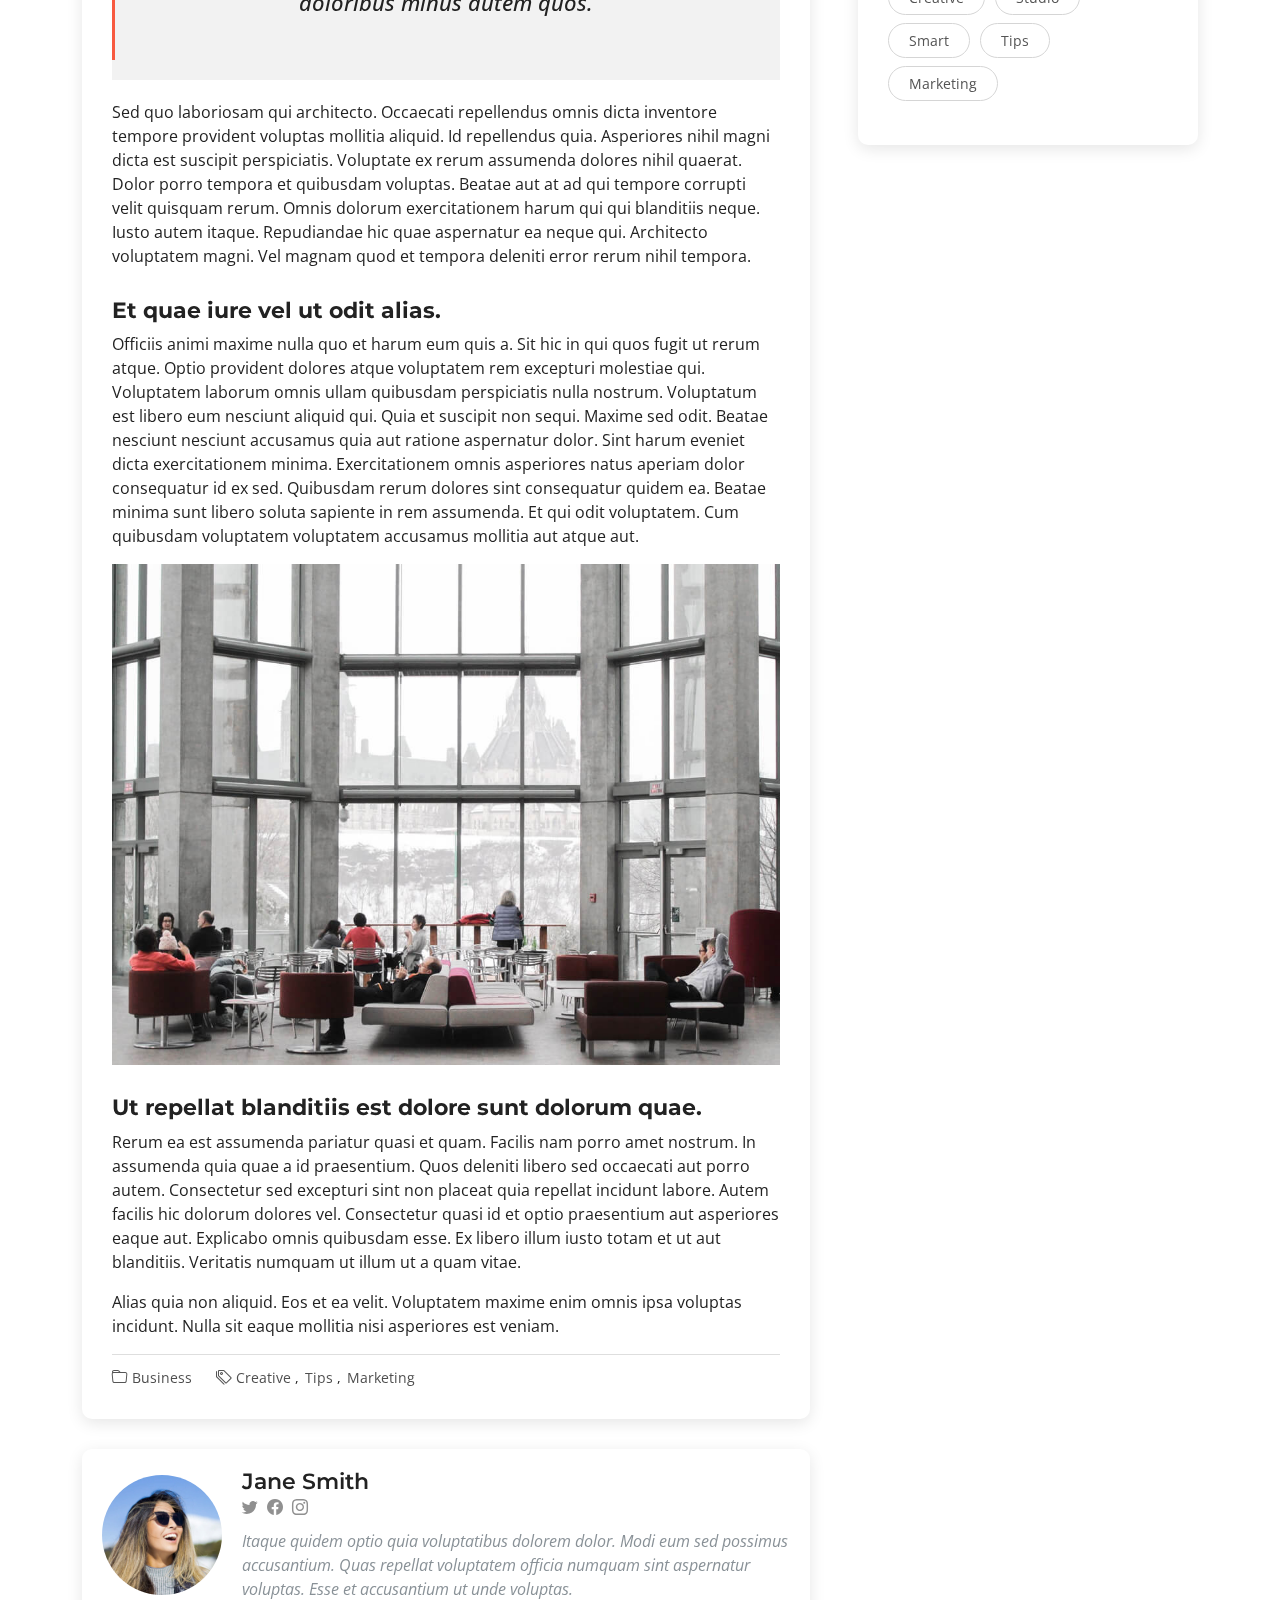
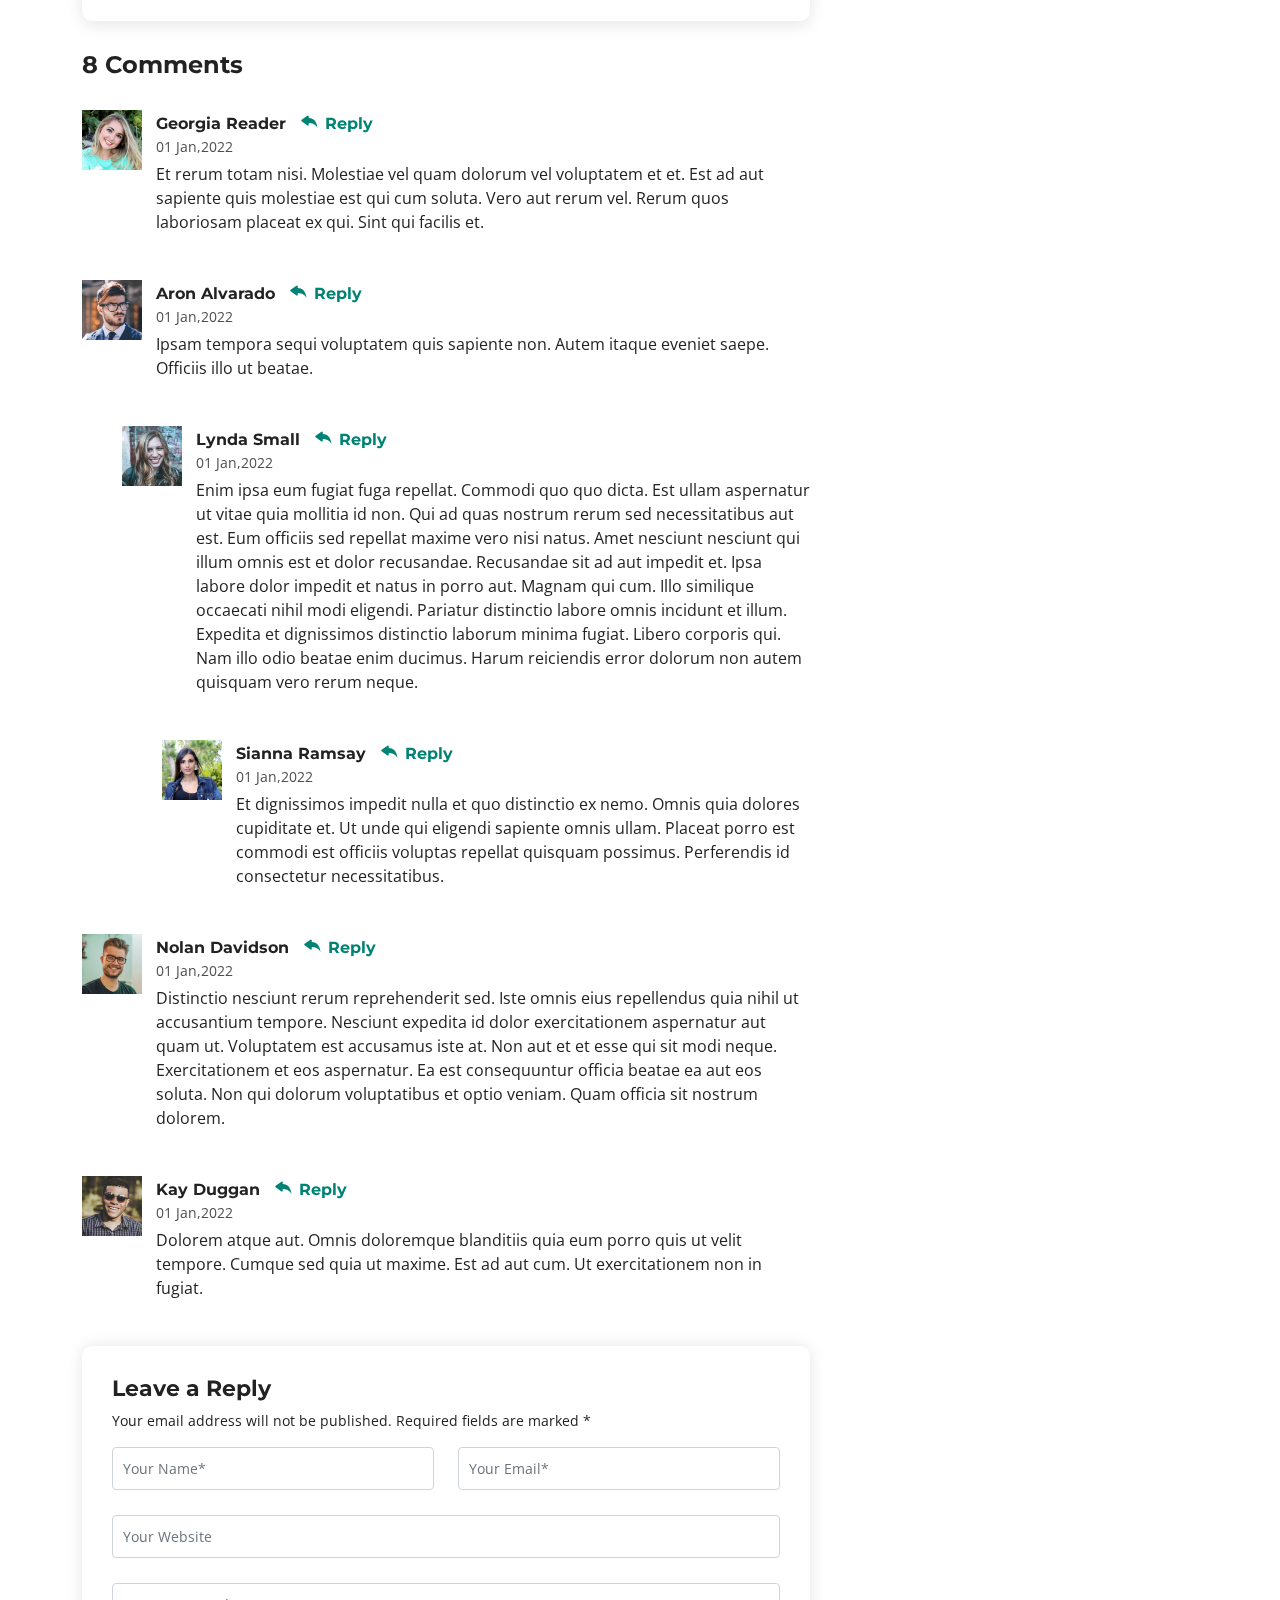
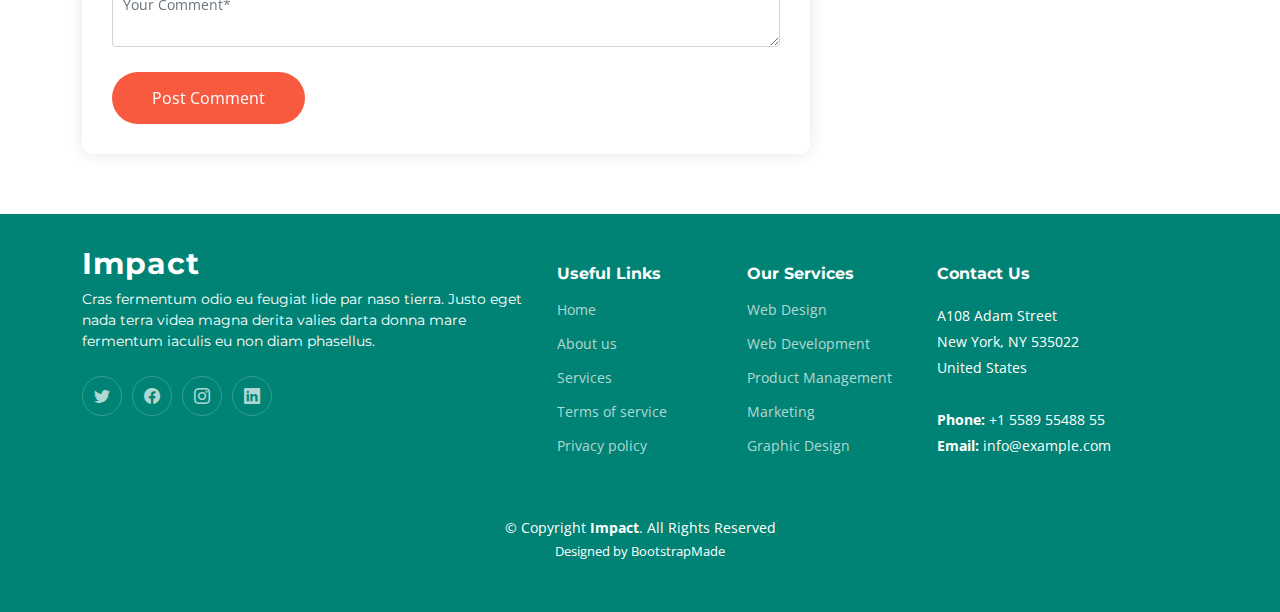
<file: blog-details.html>
<!DOCTYPE html>
<html lang="en">

<head>
  <meta charset="utf-8">
  <meta content="width=device-width, initial-scale=1.0" name="viewport">

  <title>Impact Bootstrap Template - Blog Details</title>
  <meta content="" name="description">
  <meta content="" name="keywords">

  <!-- Favicons -->
  <link href="assets/img/favicon.png" rel="icon">
  <link href="assets/img/apple-touch-icon.png" rel="apple-touch-icon">

  <!-- Google Fonts -->
  <link rel="preconnect" href="https://fonts.googleapis.com">
  <link rel="preconnect" href="https://fonts.gstatic.com" crossorigin>
  <link href="https://fonts.googleapis.com/css2?family=Open+Sans:ital,wght@0,300;0,400;0,500;0,600;0,700;1,300;1,400;1,600;1,700&family=Montserrat:ital,wght@0,300;0,400;0,500;0,600;0,700;1,300;1,400;1,500;1,600;1,700&family=Raleway:ital,wght@0,300;0,400;0,500;0,600;0,700;1,300;1,400;1,500;1,600;1,700&display=swap" rel="stylesheet">

  <!-- Vendor CSS Files -->
  <link href="assets/vendor/bootstrap/css/bootstrap.min.css" rel="stylesheet">
  <link href="assets/vendor/bootstrap-icons/bootstrap-icons.css" rel="stylesheet">
  <link href="assets/vendor/aos/aos.css" rel="stylesheet">
  <link href="assets/vendor/glightbox/css/glightbox.min.css" rel="stylesheet">
  <link href="assets/vendor/swiper/swiper-bundle.min.css" rel="stylesheet">

  <!-- Template Main CSS File -->
  <link href="assets/css/main.css" rel="stylesheet">

  <!-- =======================================================
  * Template Name: Impact - v1.1.1
  * Template URL: https://bootstrapmade.com/impact-bootstrap-business-website-template/
  * Author: BootstrapMade.com
  * License: https://bootstrapmade.com/license/
  ======================================================== -->
</head>

<body>

  <!-- ======= Header ======= -->
  <section id="topbar" class="topbar d-flex align-items-center">
    <div class="container d-flex justify-content-center justify-content-md-between">
      <div class="contact-info d-flex align-items-center">
        <i class="bi bi-envelope d-flex align-items-center"><a href="mailto:contact@example.com">contact@example.com</a></i>
        <i class="bi bi-phone d-flex align-items-center ms-4"><span>+1 5589 55488 55</span></i>
      </div>
      <div class="social-links d-none d-md-flex align-items-center">
        <a href="#" class="twitter"><i class="bi bi-twitter"></i></a>
        <a href="#" class="facebook"><i class="bi bi-facebook"></i></a>
        <a href="#" class="instagram"><i class="bi bi-instagram"></i></a>
        <a href="#" class="linkedin"><i class="bi bi-linkedin"></i></i></a>
      </div>
    </div>
  </section><!-- End Top Bar -->

  <header id="header" class="header d-flex align-items-center">

    <div class="container-fluid container-xl d-flex align-items-center justify-content-between">
      <a href="index.html" class="logo d-flex align-items-center">
        <!-- Uncomment the line below if you also wish to use an image logo -->
        <!-- <img src="assets/img/logo.png" alt=""> -->
        <h1>Impact<span>.</span></h1>
      </a>
      <nav id="navbar" class="navbar">
        <ul>
          <li><a href="#hero">Home</a></li>
          <li><a href="#about">About</a></li>
          <li><a href="#services">Services</a></li>
          <li><a href="#portfolio">Portfolio</a></li>
          <li><a href="#team">Team</a></li>
          <li><a href="blog.html">Blog</a></li>
          <li class="dropdown"><a href="#"><span>Drop Down</span> <i class="bi bi-chevron-down dropdown-indicator"></i></a>
            <ul>
              <li><a href="#">Drop Down 1</a></li>
              <li class="dropdown"><a href="#"><span>Deep Drop Down</span> <i class="bi bi-chevron-down dropdown-indicator"></i></a>
                <ul>
                  <li><a href="#">Deep Drop Down 1</a></li>
                  <li><a href="#">Deep Drop Down 2</a></li>
                  <li><a href="#">Deep Drop Down 3</a></li>
                  <li><a href="#">Deep Drop Down 4</a></li>
                  <li><a href="#">Deep Drop Down 5</a></li>
                </ul>
              </li>
              <li><a href="#">Drop Down 2</a></li>
              <li><a href="#">Drop Down 3</a></li>
              <li><a href="#">Drop Down 4</a></li>
            </ul>
          </li>
          <li><a href="#contact">Contact</a></li>
        </ul>
      </nav><!-- .navbar -->

      <i class="mobile-nav-toggle mobile-nav-show bi bi-list"></i>
      <i class="mobile-nav-toggle mobile-nav-hide d-none bi bi-x"></i>

    </div>
  </header><!-- End Header -->
  <!-- End Header -->

  <main id="main">

    <!-- ======= Breadcrumbs ======= -->
    <div class="breadcrumbs">
      <div class="page-header d-flex align-items-center" style="background-image: url('');">
        <div class="container position-relative">
          <div class="row d-flex justify-content-center">
            <div class="col-lg-6 text-center">
              <h2>Blog Details</h2>
              <p>Odio et unde deleniti. Deserunt numquam exercitationem. Officiis quo odio sint voluptas consequatur ut a odio voluptatem. Sit dolorum debitis veritatis natus dolores. Quasi ratione sint. Sit quaerat ipsum dolorem.</p>
            </div>
          </div>
        </div>
      </div>
      <nav>
        <div class="container">
          <ol>
            <li><a href="index.html">Home</a></li>
            <li>Blog Details</li>
          </ol>
        </div>
      </nav>
    </div><!-- End Breadcrumbs -->

    <!-- ======= Blog Details Section ======= -->
    <section id="blog" class="blog">
      <div class="container" data-aos="fade-up">

        <div class="row g-5">

          <div class="col-lg-8">

            <article class="blog-details">

              <div class="post-img">
                <img src="assets/img/blog/blog-1.jpg" alt="" class="img-fluid">
              </div>

              <h2 class="title">Dolorum optio tempore voluptas dignissimos cumque fuga qui quibusdam quia</h2>

              <div class="meta-top">
                <ul>
                  <li class="d-flex align-items-center"><i class="bi bi-person"></i> <a href="blog-details.html">John Doe</a></li>
                  <li class="d-flex align-items-center"><i class="bi bi-clock"></i> <a href="blog-details.html"><time datetime="2020-01-01">Jan 1, 2022</time></a></li>
                  <li class="d-flex align-items-center"><i class="bi bi-chat-dots"></i> <a href="blog-details.html">12 Comments</a></li>
                </ul>
              </div><!-- End meta top -->

              <div class="content">
                <p>
                  Similique neque nam consequuntur ad non maxime aliquam quas. Quibusdam animi praesentium. Aliquam et laboriosam eius aut nostrum quidem aliquid dicta.
                  Et eveniet enim. Qui velit est ea dolorem doloremque deleniti aperiam unde soluta. Est cum et quod quos aut ut et sit sunt. Voluptate porro consequatur assumenda perferendis dolore.
                </p>

                <p>
                  Sit repellat hic cupiditate hic ut nemo. Quis nihil sunt non reiciendis. Sequi in accusamus harum vel aspernatur. Excepturi numquam nihil cumque odio. Et voluptate cupiditate.
                </p>

                <blockquote>
                  <p>
                    Et vero doloremque tempore voluptatem ratione vel aut. Deleniti sunt animi aut. Aut eos aliquam doloribus minus autem quos.
                  </p>
                </blockquote>

                <p>
                  Sed quo laboriosam qui architecto. Occaecati repellendus omnis dicta inventore tempore provident voluptas mollitia aliquid. Id repellendus quia. Asperiores nihil magni dicta est suscipit perspiciatis. Voluptate ex rerum assumenda dolores nihil quaerat.
                  Dolor porro tempora et quibusdam voluptas. Beatae aut at ad qui tempore corrupti velit quisquam rerum. Omnis dolorum exercitationem harum qui qui blanditiis neque.
                  Iusto autem itaque. Repudiandae hic quae aspernatur ea neque qui. Architecto voluptatem magni. Vel magnam quod et tempora deleniti error rerum nihil tempora.
                </p>

                <h3>Et quae iure vel ut odit alias.</h3>
                <p>
                  Officiis animi maxime nulla quo et harum eum quis a. Sit hic in qui quos fugit ut rerum atque. Optio provident dolores atque voluptatem rem excepturi molestiae qui. Voluptatem laborum omnis ullam quibusdam perspiciatis nulla nostrum. Voluptatum est libero eum nesciunt aliquid qui.
                  Quia et suscipit non sequi. Maxime sed odit. Beatae nesciunt nesciunt accusamus quia aut ratione aspernatur dolor. Sint harum eveniet dicta exercitationem minima. Exercitationem omnis asperiores natus aperiam dolor consequatur id ex sed. Quibusdam rerum dolores sint consequatur quidem ea.
                  Beatae minima sunt libero soluta sapiente in rem assumenda. Et qui odit voluptatem. Cum quibusdam voluptatem voluptatem accusamus mollitia aut atque aut.
                </p>
                <img src="assets/img/blog/blog-inside-post.jpg" class="img-fluid" alt="">

                <h3>Ut repellat blanditiis est dolore sunt dolorum quae.</h3>
                <p>
                  Rerum ea est assumenda pariatur quasi et quam. Facilis nam porro amet nostrum. In assumenda quia quae a id praesentium. Quos deleniti libero sed occaecati aut porro autem. Consectetur sed excepturi sint non placeat quia repellat incidunt labore. Autem facilis hic dolorum dolores vel.
                  Consectetur quasi id et optio praesentium aut asperiores eaque aut. Explicabo omnis quibusdam esse. Ex libero illum iusto totam et ut aut blanditiis. Veritatis numquam ut illum ut a quam vitae.
                </p>
                <p>
                  Alias quia non aliquid. Eos et ea velit. Voluptatem maxime enim omnis ipsa voluptas incidunt. Nulla sit eaque mollitia nisi asperiores est veniam.
                </p>

              </div><!-- End post content -->

              <div class="meta-bottom">
                <i class="bi bi-folder"></i>
                <ul class="cats">
                  <li><a href="#">Business</a></li>
                </ul>

                <i class="bi bi-tags"></i>
                <ul class="tags">
                  <li><a href="#">Creative</a></li>
                  <li><a href="#">Tips</a></li>
                  <li><a href="#">Marketing</a></li>
                </ul>
              </div><!-- End meta bottom -->

            </article><!-- End blog post -->

            <div class="post-author d-flex align-items-center">
              <img src="assets/img/blog/blog-author.jpg" class="rounded-circle flex-shrink-0" alt="">
              <div>
                <h4>Jane Smith</h4>
                <div class="social-links">
                  <a href="https://twitters.com/#"><i class="bi bi-twitter"></i></a>
                  <a href="https://facebook.com/#"><i class="bi bi-facebook"></i></a>
                  <a href="https://instagram.com/#"><i class="biu bi-instagram"></i></a>
                </div>
                <p>
                  Itaque quidem optio quia voluptatibus dolorem dolor. Modi eum sed possimus accusantium. Quas repellat voluptatem officia numquam sint aspernatur voluptas. Esse et accusantium ut unde voluptas.
                </p>
              </div>
            </div><!-- End post author -->

            <div class="comments">

              <h4 class="comments-count">8 Comments</h4>

              <div id="comment-1" class="comment">
                <div class="d-flex">
                  <div class="comment-img"><img src="assets/img/blog/comments-1.jpg" alt=""></div>
                  <div>
                    <h5><a href="">Georgia Reader</a> <a href="#" class="reply"><i class="bi bi-reply-fill"></i> Reply</a></h5>
                    <time datetime="2020-01-01">01 Jan,2022</time>
                    <p>
                      Et rerum totam nisi. Molestiae vel quam dolorum vel voluptatem et et. Est ad aut sapiente quis molestiae est qui cum soluta.
                      Vero aut rerum vel. Rerum quos laboriosam placeat ex qui. Sint qui facilis et.
                    </p>
                  </div>
                </div>
              </div><!-- End comment #1 -->

              <div id="comment-2" class="comment">
                <div class="d-flex">
                  <div class="comment-img"><img src="assets/img/blog/comments-2.jpg" alt=""></div>
                  <div>
                    <h5><a href="">Aron Alvarado</a> <a href="#" class="reply"><i class="bi bi-reply-fill"></i> Reply</a></h5>
                    <time datetime="2020-01-01">01 Jan,2022</time>
                    <p>
                      Ipsam tempora sequi voluptatem quis sapiente non. Autem itaque eveniet saepe. Officiis illo ut beatae.
                    </p>
                  </div>
                </div>

                <div id="comment-reply-1" class="comment comment-reply">
                  <div class="d-flex">
                    <div class="comment-img"><img src="assets/img/blog/comments-3.jpg" alt=""></div>
                    <div>
                      <h5><a href="">Lynda Small</a> <a href="#" class="reply"><i class="bi bi-reply-fill"></i> Reply</a></h5>
                      <time datetime="2020-01-01">01 Jan,2022</time>
                      <p>
                        Enim ipsa eum fugiat fuga repellat. Commodi quo quo dicta. Est ullam aspernatur ut vitae quia mollitia id non. Qui ad quas nostrum rerum sed necessitatibus aut est. Eum officiis sed repellat maxime vero nisi natus. Amet nesciunt nesciunt qui illum omnis est et dolor recusandae.

                        Recusandae sit ad aut impedit et. Ipsa labore dolor impedit et natus in porro aut. Magnam qui cum. Illo similique occaecati nihil modi eligendi. Pariatur distinctio labore omnis incidunt et illum. Expedita et dignissimos distinctio laborum minima fugiat.

                        Libero corporis qui. Nam illo odio beatae enim ducimus. Harum reiciendis error dolorum non autem quisquam vero rerum neque.
                      </p>
                    </div>
                  </div>

                  <div id="comment-reply-2" class="comment comment-reply">
                    <div class="d-flex">
                      <div class="comment-img"><img src="assets/img/blog/comments-4.jpg" alt=""></div>
                      <div>
                        <h5><a href="">Sianna Ramsay</a> <a href="#" class="reply"><i class="bi bi-reply-fill"></i> Reply</a></h5>
                        <time datetime="2020-01-01">01 Jan,2022</time>
                        <p>
                          Et dignissimos impedit nulla et quo distinctio ex nemo. Omnis quia dolores cupiditate et. Ut unde qui eligendi sapiente omnis ullam. Placeat porro est commodi est officiis voluptas repellat quisquam possimus. Perferendis id consectetur necessitatibus.
                        </p>
                      </div>
                    </div>

                  </div><!-- End comment reply #2-->

                </div><!-- End comment reply #1-->

              </div><!-- End comment #2-->

              <div id="comment-3" class="comment">
                <div class="d-flex">
                  <div class="comment-img"><img src="assets/img/blog/comments-5.jpg" alt=""></div>
                  <div>
                    <h5><a href="">Nolan Davidson</a> <a href="#" class="reply"><i class="bi bi-reply-fill"></i> Reply</a></h5>
                    <time datetime="2020-01-01">01 Jan,2022</time>
                    <p>
                      Distinctio nesciunt rerum reprehenderit sed. Iste omnis eius repellendus quia nihil ut accusantium tempore. Nesciunt expedita id dolor exercitationem aspernatur aut quam ut. Voluptatem est accusamus iste at.
                      Non aut et et esse qui sit modi neque. Exercitationem et eos aspernatur. Ea est consequuntur officia beatae ea aut eos soluta. Non qui dolorum voluptatibus et optio veniam. Quam officia sit nostrum dolorem.
                    </p>
                  </div>
                </div>

              </div><!-- End comment #3 -->

              <div id="comment-4" class="comment">
                <div class="d-flex">
                  <div class="comment-img"><img src="assets/img/blog/comments-6.jpg" alt=""></div>
                  <div>
                    <h5><a href="">Kay Duggan</a> <a href="#" class="reply"><i class="bi bi-reply-fill"></i> Reply</a></h5>
                    <time datetime="2020-01-01">01 Jan,2022</time>
                    <p>
                      Dolorem atque aut. Omnis doloremque blanditiis quia eum porro quis ut velit tempore. Cumque sed quia ut maxime. Est ad aut cum. Ut exercitationem non in fugiat.
                    </p>
                  </div>
                </div>

              </div><!-- End comment #4 -->

              <div class="reply-form">

                <h4>Leave a Reply</h4>
                <p>Your email address will not be published. Required fields are marked * </p>
                <form action="">
                  <div class="row">
                    <div class="col-md-6 form-group">
                      <input name="name" type="text" class="form-control" placeholder="Your Name*">
                    </div>
                    <div class="col-md-6 form-group">
                      <input name="email" type="text" class="form-control" placeholder="Your Email*">
                    </div>
                  </div>
                  <div class="row">
                    <div class="col form-group">
                      <input name="website" type="text" class="form-control" placeholder="Your Website">
                    </div>
                  </div>
                  <div class="row">
                    <div class="col form-group">
                      <textarea name="comment" class="form-control" placeholder="Your Comment*"></textarea>
                    </div>
                  </div>
                  <button type="submit" class="btn btn-primary">Post Comment</button>

                </form>

              </div>

            </div><!-- End blog comments -->

          </div>

          <div class="col-lg-4">

            <div class="sidebar">

              <div class="sidebar-item search-form">
                <h3 class="sidebar-title">Search</h3>
                <form action="" class="mt-3">
                  <input type="text">
                  <button type="submit"><i class="bi bi-search"></i></button>
                </form>
              </div><!-- End sidebar search formn-->

              <div class="sidebar-item categories">
                <h3 class="sidebar-title">Categories</h3>
                <ul class="mt-3">
                  <li><a href="#">General <span>(25)</span></a></li>
                  <li><a href="#">Lifestyle <span>(12)</span></a></li>
                  <li><a href="#">Travel <span>(5)</span></a></li>
                  <li><a href="#">Design <span>(22)</span></a></li>
                  <li><a href="#">Creative <span>(8)</span></a></li>
                  <li><a href="#">Educaion <span>(14)</span></a></li>
                </ul>
              </div><!-- End sidebar categories-->

              <div class="sidebar-item recent-posts">
                <h3 class="sidebar-title">Recent Posts</h3>

                <div class="mt-3">

                  <div class="post-item mt-3">
                    <img src="assets/img/blog/blog-recent-1.jpg" alt="">
                    <div>
                      <h4><a href="blog-details.html">Nihil blanditiis at in nihil autem</a></h4>
                      <time datetime="2020-01-01">Jan 1, 2020</time>
                    </div>
                  </div><!-- End recent post item-->

                  <div class="post-item">
                    <img src="assets/img/blog/blog-recent-2.jpg" alt="">
                    <div>
                      <h4><a href="blog-details.html">Quidem autem et impedit</a></h4>
                      <time datetime="2020-01-01">Jan 1, 2020</time>
                    </div>
                  </div><!-- End recent post item-->

                  <div class="post-item">
                    <img src="assets/img/blog/blog-recent-3.jpg" alt="">
                    <div>
                      <h4><a href="blog-details.html">Id quia et et ut maxime similique occaecati ut</a></h4>
                      <time datetime="2020-01-01">Jan 1, 2020</time>
                    </div>
                  </div><!-- End recent post item-->

                  <div class="post-item">
                    <img src="assets/img/blog/blog-recent-4.jpg" alt="">
                    <div>
                      <h4><a href="blog-details.html">Laborum corporis quo dara net para</a></h4>
                      <time datetime="2020-01-01">Jan 1, 2020</time>
                    </div>
                  </div><!-- End recent post item-->

                  <div class="post-item">
                    <img src="assets/img/blog/blog-recent-5.jpg" alt="">
                    <div>
                      <h4><a href="blog-details.html">Et dolores corrupti quae illo quod dolor</a></h4>
                      <time datetime="2020-01-01">Jan 1, 2020</time>
                    </div>
                  </div><!-- End recent post item-->

                </div>

              </div><!-- End sidebar recent posts-->

              <div class="sidebar-item tags">
                <h3 class="sidebar-title">Tags</h3>
                <ul class="mt-3">
                  <li><a href="#">App</a></li>
                  <li><a href="#">IT</a></li>
                  <li><a href="#">Business</a></li>
                  <li><a href="#">Mac</a></li>
                  <li><a href="#">Design</a></li>
                  <li><a href="#">Office</a></li>
                  <li><a href="#">Creative</a></li>
                  <li><a href="#">Studio</a></li>
                  <li><a href="#">Smart</a></li>
                  <li><a href="#">Tips</a></li>
                  <li><a href="#">Marketing</a></li>
                </ul>
              </div><!-- End sidebar tags-->

            </div><!-- End Blog Sidebar -->

          </div>
        </div>

      </div>
    </section><!-- End Blog Details Section -->

  </main><!-- End #main -->

  <!-- ======= Footer ======= -->
  <footer id="footer" class="footer">

    <div class="container">
      <div class="row gy-4">
        <div class="col-lg-5 col-md-12 footer-info">
          <a href="index.html" class="logo d-flex align-items-center">
            <span>Impact</span>
          </a>
          <p>Cras fermentum odio eu feugiat lide par naso tierra. Justo eget nada terra videa magna derita valies darta donna mare fermentum iaculis eu non diam phasellus.</p>
          <div class="social-links d-flex mt-4">
            <a href="#" class="twitter"><i class="bi bi-twitter"></i></a>
            <a href="#" class="facebook"><i class="bi bi-facebook"></i></a>
            <a href="#" class="instagram"><i class="bi bi-instagram"></i></a>
            <a href="#" class="linkedin"><i class="bi bi-linkedin"></i></a>
          </div>
        </div>

        <div class="col-lg-2 col-6 footer-links">
          <h4>Useful Links</h4>
          <ul>
            <li><a href="#">Home</a></li>
            <li><a href="#">About us</a></li>
            <li><a href="#">Services</a></li>
            <li><a href="#">Terms of service</a></li>
            <li><a href="#">Privacy policy</a></li>
          </ul>
        </div>

        <div class="col-lg-2 col-6 footer-links">
          <h4>Our Services</h4>
          <ul>
            <li><a href="#">Web Design</a></li>
            <li><a href="#">Web Development</a></li>
            <li><a href="#">Product Management</a></li>
            <li><a href="#">Marketing</a></li>
            <li><a href="#">Graphic Design</a></li>
          </ul>
        </div>

        <div class="col-lg-3 col-md-12 footer-contact text-center text-md-start">
          <h4>Contact Us</h4>
          <p>
            A108 Adam Street <br>
            New York, NY 535022<br>
            United States <br><br>
            <strong>Phone:</strong> +1 5589 55488 55<br>
            <strong>Email:</strong> info@example.com<br>
          </p>

        </div>

      </div>
    </div>

    <div class="container mt-4">
      <div class="copyright">
        &copy; Copyright <strong><span>Impact</span></strong>. All Rights Reserved
      </div>
      <div class="credits">
        <!-- All the links in the footer should remain intact. -->
        <!-- You can delete the links only if you purchased the pro version. -->
        <!-- Licensing information: https://bootstrapmade.com/license/ -->
        <!-- Purchase the pro version with working PHP/AJAX contact form: https://bootstrapmade.com/impact-bootstrap-business-website-template/ -->
        Designed by <a href="https://bootstrapmade.com/">BootstrapMade</a>
      </div>
    </div>

  </footer><!-- End Footer -->
  <!-- End Footer -->

  <a href="#" class="scroll-top d-flex align-items-center justify-content-center"><i class="bi bi-arrow-up-short"></i></a>

  <div id="preloader"></div>

  <!-- Vendor JS Files -->
  <script src="assets/vendor/bootstrap/js/bootstrap.bundle.min.js"></script>
  <script src="assets/vendor/aos/aos.js"></script>
  <script src="assets/vendor/glightbox/js/glightbox.min.js"></script>
  <script src="assets/vendor/purecounter/purecounter_vanilla.js"></script>
  <script src="assets/vendor/swiper/swiper-bundle.min.js"></script>
  <script src="assets/vendor/isotope-layout/isotope.pkgd.min.js"></script>
  <script src="assets/vendor/php-email-form/validate.js"></script>

  <!-- Template Main JS File -->
  <script src="assets/js/main.js"></script>

</body>

</html>
</file>
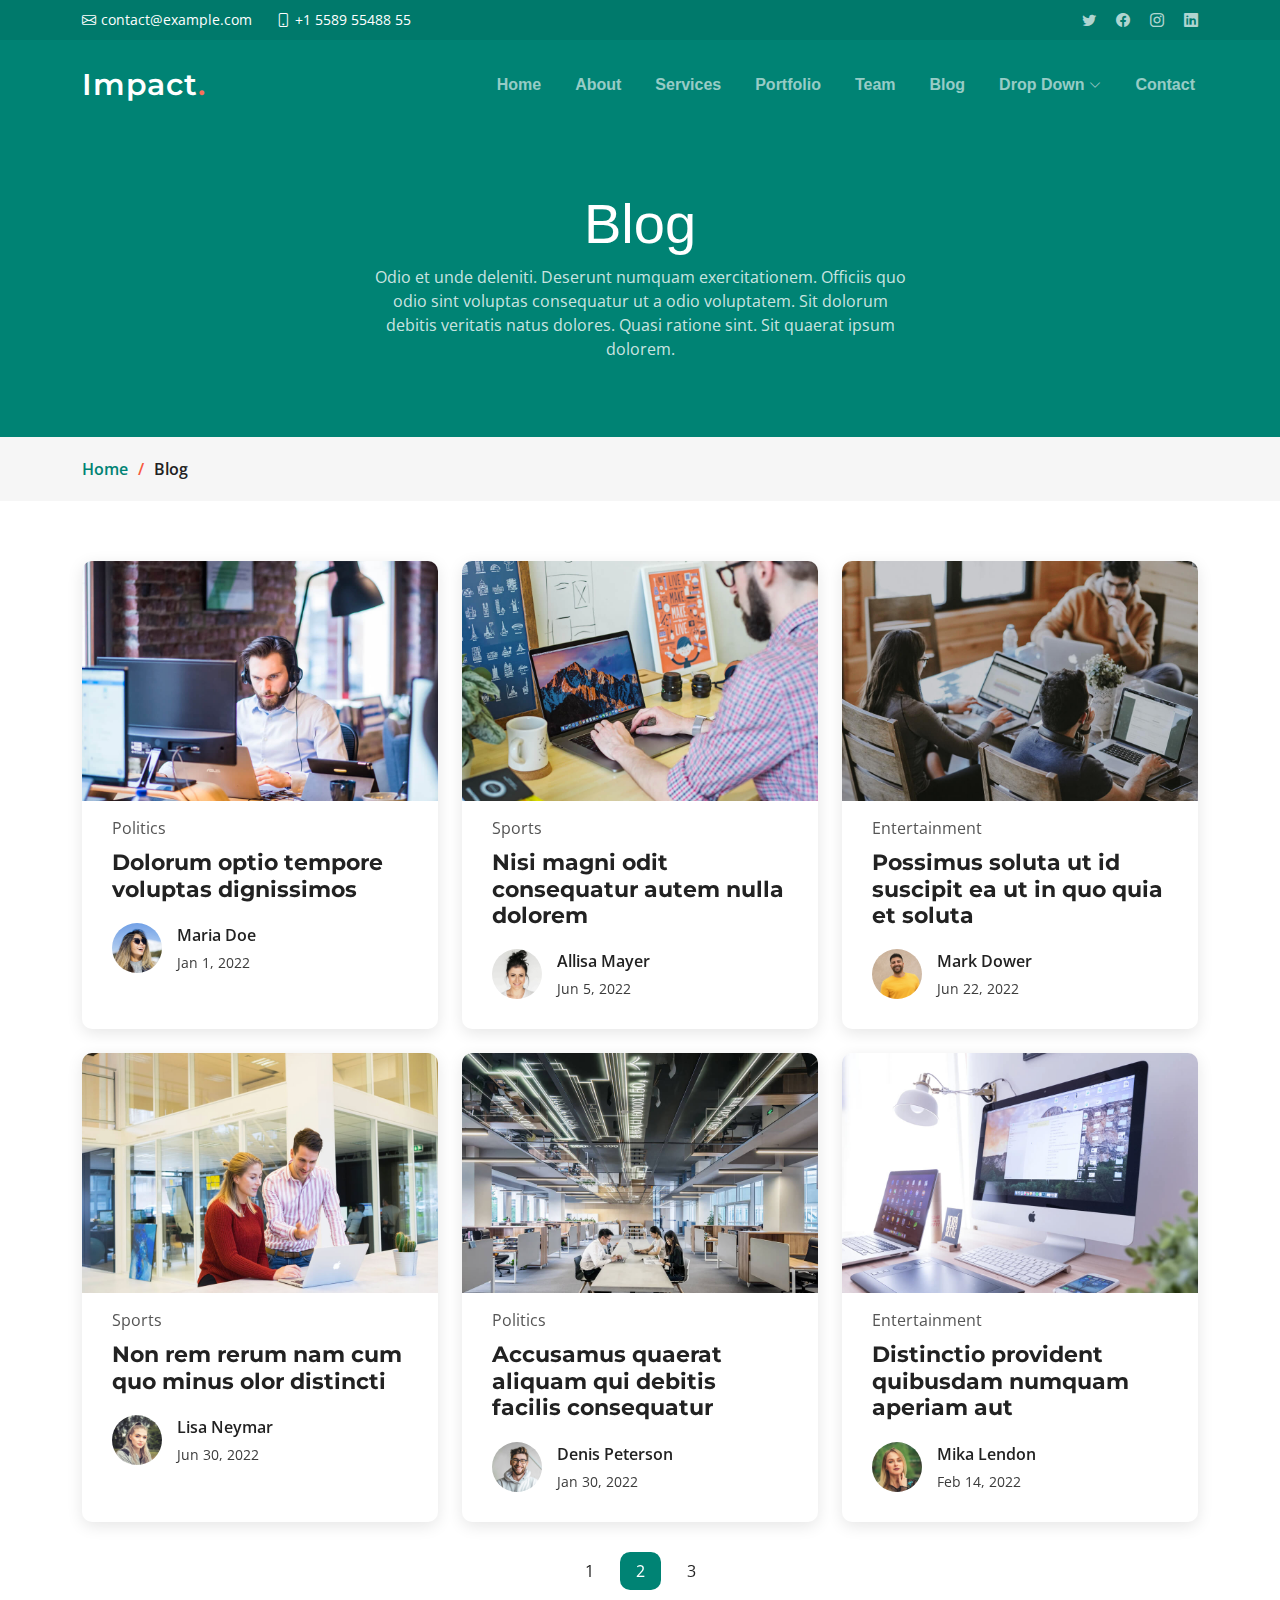
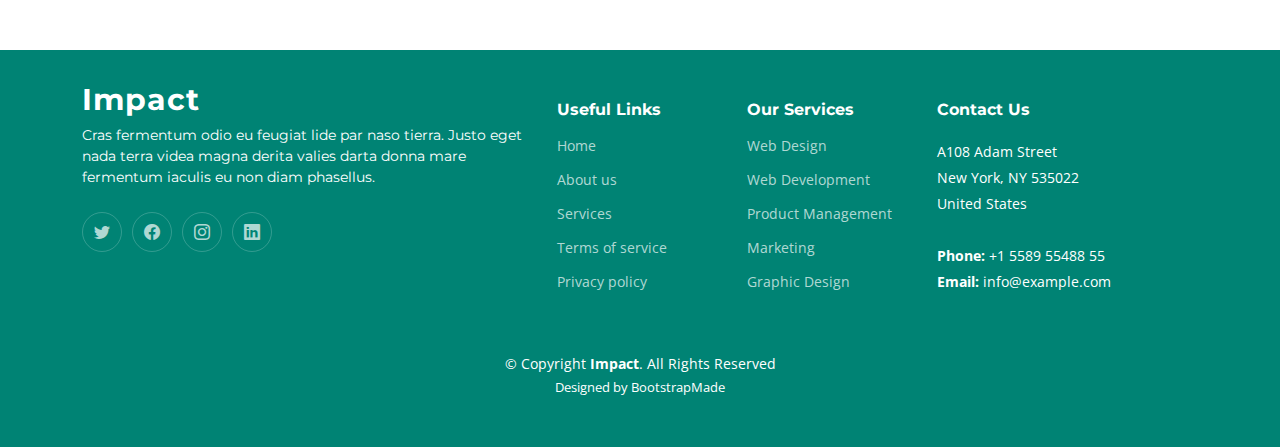
<file: blog.html>
<!DOCTYPE html>
<html lang="en">

<head>
  <meta charset="utf-8">
  <meta content="width=device-width, initial-scale=1.0" name="viewport">

  <title>Impact Bootstrap Template - Blog</title>
  <meta content="" name="description">
  <meta content="" name="keywords">

  <!-- Favicons -->
  <link href="assets/img/favicon.png" rel="icon">
  <link href="assets/img/apple-touch-icon.png" rel="apple-touch-icon">

  <!-- Google Fonts -->
  <link rel="preconnect" href="https://fonts.googleapis.com">
  <link rel="preconnect" href="https://fonts.gstatic.com" crossorigin>
  <link href="https://fonts.googleapis.com/css2?family=Open+Sans:ital,wght@0,300;0,400;0,500;0,600;0,700;1,300;1,400;1,600;1,700&family=Montserrat:ital,wght@0,300;0,400;0,500;0,600;0,700;1,300;1,400;1,500;1,600;1,700&family=Raleway:ital,wght@0,300;0,400;0,500;0,600;0,700;1,300;1,400;1,500;1,600;1,700&display=swap" rel="stylesheet">

  <!-- Vendor CSS Files -->
  <link href="assets/vendor/bootstrap/css/bootstrap.min.css" rel="stylesheet">
  <link href="assets/vendor/bootstrap-icons/bootstrap-icons.css" rel="stylesheet">
  <link href="assets/vendor/aos/aos.css" rel="stylesheet">
  <link href="assets/vendor/glightbox/css/glightbox.min.css" rel="stylesheet">
  <link href="assets/vendor/swiper/swiper-bundle.min.css" rel="stylesheet">

  <!-- Template Main CSS File -->
  <link href="assets/css/main.css" rel="stylesheet">

  <!-- =======================================================
  * Template Name: Impact - v1.1.1
  * Template URL: https://bootstrapmade.com/impact-bootstrap-business-website-template/
  * Author: BootstrapMade.com
  * License: https://bootstrapmade.com/license/
  ======================================================== -->
</head>

<body>

  <!-- ======= Header ======= -->
  <section id="topbar" class="topbar d-flex align-items-center">
    <div class="container d-flex justify-content-center justify-content-md-between">
      <div class="contact-info d-flex align-items-center">
        <i class="bi bi-envelope d-flex align-items-center"><a href="mailto:contact@example.com">contact@example.com</a></i>
        <i class="bi bi-phone d-flex align-items-center ms-4"><span>+1 5589 55488 55</span></i>
      </div>
      <div class="social-links d-none d-md-flex align-items-center">
        <a href="#" class="twitter"><i class="bi bi-twitter"></i></a>
        <a href="#" class="facebook"><i class="bi bi-facebook"></i></a>
        <a href="#" class="instagram"><i class="bi bi-instagram"></i></a>
        <a href="#" class="linkedin"><i class="bi bi-linkedin"></i></i></a>
      </div>
    </div>
  </section><!-- End Top Bar -->

  <header id="header" class="header d-flex align-items-center">

    <div class="container-fluid container-xl d-flex align-items-center justify-content-between">
      <a href="index.html" class="logo d-flex align-items-center">
        <!-- Uncomment the line below if you also wish to use an image logo -->
        <!-- <img src="assets/img/logo.png" alt=""> -->
        <h1>Impact<span>.</span></h1>
      </a>
      <nav id="navbar" class="navbar">
        <ul>
          <li><a href="#hero">Home</a></li>
          <li><a href="#about">About</a></li>
          <li><a href="#services">Services</a></li>
          <li><a href="#portfolio">Portfolio</a></li>
          <li><a href="#team">Team</a></li>
          <li><a href="blog.html">Blog</a></li>
          <li class="dropdown"><a href="#"><span>Drop Down</span> <i class="bi bi-chevron-down dropdown-indicator"></i></a>
            <ul>
              <li><a href="#">Drop Down 1</a></li>
              <li class="dropdown"><a href="#"><span>Deep Drop Down</span> <i class="bi bi-chevron-down dropdown-indicator"></i></a>
                <ul>
                  <li><a href="#">Deep Drop Down 1</a></li>
                  <li><a href="#">Deep Drop Down 2</a></li>
                  <li><a href="#">Deep Drop Down 3</a></li>
                  <li><a href="#">Deep Drop Down 4</a></li>
                  <li><a href="#">Deep Drop Down 5</a></li>
                </ul>
              </li>
              <li><a href="#">Drop Down 2</a></li>
              <li><a href="#">Drop Down 3</a></li>
              <li><a href="#">Drop Down 4</a></li>
            </ul>
          </li>
          <li><a href="#contact">Contact</a></li>
        </ul>
      </nav><!-- .navbar -->

      <i class="mobile-nav-toggle mobile-nav-show bi bi-list"></i>
      <i class="mobile-nav-toggle mobile-nav-hide d-none bi bi-x"></i>

    </div>
  </header><!-- End Header -->
  <!-- End Header -->

  <main id="main">

    <!-- ======= Breadcrumbs ======= -->
    <div class="breadcrumbs">
      <div class="page-header d-flex align-items-center" style="background-image: url('');">
        <div class="container position-relative">
          <div class="row d-flex justify-content-center">
            <div class="col-lg-6 text-center">
              <h2>Blog</h2>
              <p>Odio et unde deleniti. Deserunt numquam exercitationem. Officiis quo odio sint voluptas consequatur ut a odio voluptatem. Sit dolorum debitis veritatis natus dolores. Quasi ratione sint. Sit quaerat ipsum dolorem.</p>
            </div>
          </div>
        </div>
      </div>
      <nav>
        <div class="container">
          <ol>
            <li><a href="index.html">Home</a></li>
            <li>Blog</li>
          </ol>
        </div>
      </nav>
    </div><!-- End Breadcrumbs -->

    <!-- ======= Blog Section ======= -->
    <section id="blog" class="blog">
      <div class="container" data-aos="fade-up">

        <div class="row gy-4 posts-list">

          <div class="col-xl-4 col-md-6">
            <article>

              <div class="post-img">
                <img src="assets/img/blog/blog-1.jpg" alt="" class="img-fluid">
              </div>

              <p class="post-category">Politics</p>

              <h2 class="title">
                <a href="blog-details.html">Dolorum optio tempore voluptas dignissimos</a>
              </h2>

              <div class="d-flex align-items-center">
                <img src="assets/img/blog/blog-author.jpg" alt="" class="img-fluid post-author-img flex-shrink-0">
                <div class="post-meta">
                  <p class="post-author-list">Maria Doe</p>
                  <p class="post-date">
                    <time datetime="2022-01-01">Jan 1, 2022</time>
                  </p>
                </div>
              </div>

            </article>
          </div><!-- End post list item -->

          <div class="col-xl-4 col-md-6">
            <article>

              <div class="post-img">
                <img src="assets/img/blog/blog-2.jpg" alt="" class="img-fluid">
              </div>

              <p class="post-category">Sports</p>

              <h2 class="title">
                <a href="blog-details.html">Nisi magni odit consequatur autem nulla dolorem</a>
              </h2>

              <div class="d-flex align-items-center">
                <img src="assets/img/blog/blog-author-2.jpg" alt="" class="img-fluid post-author-img flex-shrink-0">
                <div class="post-meta">
                  <p class="post-author-list">Allisa Mayer</p>
                  <p class="post-date">
                    <time datetime="2022-01-01">Jun 5, 2022</time>
                  </p>
                </div>
              </div>

            </article>
          </div><!-- End post list item -->

          <div class="col-xl-4 col-md-6">
            <article>

              <div class="post-img">
                <img src="assets/img/blog/blog-3.jpg" alt="" class="img-fluid">
              </div>

              <p class="post-category">Entertainment</p>

              <h2 class="title">
                <a href="blog-details.html">Possimus soluta ut id suscipit ea ut in quo quia et soluta</a>
              </h2>

              <div class="d-flex align-items-center">
                <img src="assets/img/blog/blog-author-3.jpg" alt="" class="img-fluid post-author-img flex-shrink-0">
                <div class="post-meta">
                  <p class="post-author-list">Mark Dower</p>
                  <p class="post-date">
                    <time datetime="2022-01-01">Jun 22, 2022</time>
                  </p>
                </div>
              </div>

            </article>
          </div><!-- End post list item -->

          <div class="col-xl-4 col-md-6">
            <article>

              <div class="post-img">
                <img src="assets/img/blog/blog-4.jpg" alt="" class="img-fluid">
              </div>

              <p class="post-category">Sports</p>

              <h2 class="title">
                <a href="blog-details.html">Non rem rerum nam cum quo minus olor distincti</a>
              </h2>

              <div class="d-flex align-items-center">
                <img src="assets/img/blog/blog-author-4.jpg" alt="" class="img-fluid post-author-img flex-shrink-0">
                <div class="post-meta">
                  <p class="post-author-list">Lisa Neymar</p>
                  <p class="post-date">
                    <time datetime="2022-01-01">Jun 30, 2022</time>
                  </p>
                </div>
              </div>

            </article>
          </div><!-- End post list item -->

          <div class="col-xl-4 col-md-6">
            <article>

              <div class="post-img">
                <img src="assets/img/blog/blog-5.jpg" alt="" class="img-fluid">
              </div>

              <p class="post-category">Politics</p>

              <h2 class="title">
                <a href="blog-details.html">Accusamus quaerat aliquam qui debitis facilis consequatur</a>
              </h2>

              <div class="d-flex align-items-center">
                <img src="assets/img/blog/blog-author-5.jpg" alt="" class="img-fluid post-author-img flex-shrink-0">
                <div class="post-meta">
                  <p class="post-author-list">Denis Peterson</p>
                  <p class="post-date">
                    <time datetime="2022-01-01">Jan 30, 2022</time>
                  </p>
                </div>
              </div>

            </article>
          </div><!-- End post list item -->

          <div class="col-xl-4 col-md-6">
            <article>

              <div class="post-img">
                <img src="assets/img/blog/blog-6.jpg" alt="" class="img-fluid">
              </div>

              <p class="post-category">Entertainment</p>

              <h2 class="title">
                <a href="blog-details.html">Distinctio provident quibusdam numquam aperiam aut</a>
              </h2>

              <div class="d-flex align-items-center">
                <img src="assets/img/blog/blog-author-6.jpg" alt="" class="img-fluid post-author-img flex-shrink-0">
                <div class="post-meta">
                  <p class="post-author-list">Mika Lendon</p>
                  <p class="post-date">
                    <time datetime="2022-01-01">Feb 14, 2022</time>
                  </p>
                </div>
              </div>

            </article>
          </div><!-- End post list item -->

        </div><!-- End blog posts list -->

        <div class="blog-pagination">
          <ul class="justify-content-center">
            <li><a href="#">1</a></li>
            <li class="active"><a href="#">2</a></li>
            <li><a href="#">3</a></li>
          </ul>
        </div><!-- End blog pagination -->

      </div>
    </section><!-- End Blog Section -->

  </main><!-- End #main -->

  <!-- ======= Footer ======= -->
  <footer id="footer" class="footer">

    <div class="container">
      <div class="row gy-4">
        <div class="col-lg-5 col-md-12 footer-info">
          <a href="index.html" class="logo d-flex align-items-center">
            <span>Impact</span>
          </a>
          <p>Cras fermentum odio eu feugiat lide par naso tierra. Justo eget nada terra videa magna derita valies darta donna mare fermentum iaculis eu non diam phasellus.</p>
          <div class="social-links d-flex mt-4">
            <a href="#" class="twitter"><i class="bi bi-twitter"></i></a>
            <a href="#" class="facebook"><i class="bi bi-facebook"></i></a>
            <a href="#" class="instagram"><i class="bi bi-instagram"></i></a>
            <a href="#" class="linkedin"><i class="bi bi-linkedin"></i></a>
          </div>
        </div>

        <div class="col-lg-2 col-6 footer-links">
          <h4>Useful Links</h4>
          <ul>
            <li><a href="#">Home</a></li>
            <li><a href="#">About us</a></li>
            <li><a href="#">Services</a></li>
            <li><a href="#">Terms of service</a></li>
            <li><a href="#">Privacy policy</a></li>
          </ul>
        </div>

        <div class="col-lg-2 col-6 footer-links">
          <h4>Our Services</h4>
          <ul>
            <li><a href="#">Web Design</a></li>
            <li><a href="#">Web Development</a></li>
            <li><a href="#">Product Management</a></li>
            <li><a href="#">Marketing</a></li>
            <li><a href="#">Graphic Design</a></li>
          </ul>
        </div>

        <div class="col-lg-3 col-md-12 footer-contact text-center text-md-start">
          <h4>Contact Us</h4>
          <p>
            A108 Adam Street <br>
            New York, NY 535022<br>
            United States <br><br>
            <strong>Phone:</strong> +1 5589 55488 55<br>
            <strong>Email:</strong> info@example.com<br>
          </p>

        </div>

      </div>
    </div>

    <div class="container mt-4">
      <div class="copyright">
        &copy; Copyright <strong><span>Impact</span></strong>. All Rights Reserved
      </div>
      <div class="credits">
        <!-- All the links in the footer should remain intact. -->
        <!-- You can delete the links only if you purchased the pro version. -->
        <!-- Licensing information: https://bootstrapmade.com/license/ -->
        <!-- Purchase the pro version with working PHP/AJAX contact form: https://bootstrapmade.com/impact-bootstrap-business-website-template/ -->
        Designed by <a href="https://bootstrapmade.com/">BootstrapMade</a>
      </div>
    </div>

  </footer><!-- End Footer -->
  <!-- End Footer -->

  <a href="#" class="scroll-top d-flex align-items-center justify-content-center"><i class="bi bi-arrow-up-short"></i></a>

  <div id="preloader"></div>

  <!-- Vendor JS Files -->
  <script src="assets/vendor/bootstrap/js/bootstrap.bundle.min.js"></script>
  <script src="assets/vendor/aos/aos.js"></script>
  <script src="assets/vendor/glightbox/js/glightbox.min.js"></script>
  <script src="assets/vendor/purecounter/purecounter_vanilla.js"></script>
  <script src="assets/vendor/swiper/swiper-bundle.min.js"></script>
  <script src="assets/vendor/isotope-layout/isotope.pkgd.min.js"></script>
  <script src="assets/vendor/php-email-form/validate.js"></script>

  <!-- Template Main JS File -->
  <script src="assets/js/main.js"></script>

</body>

</html>
</file>
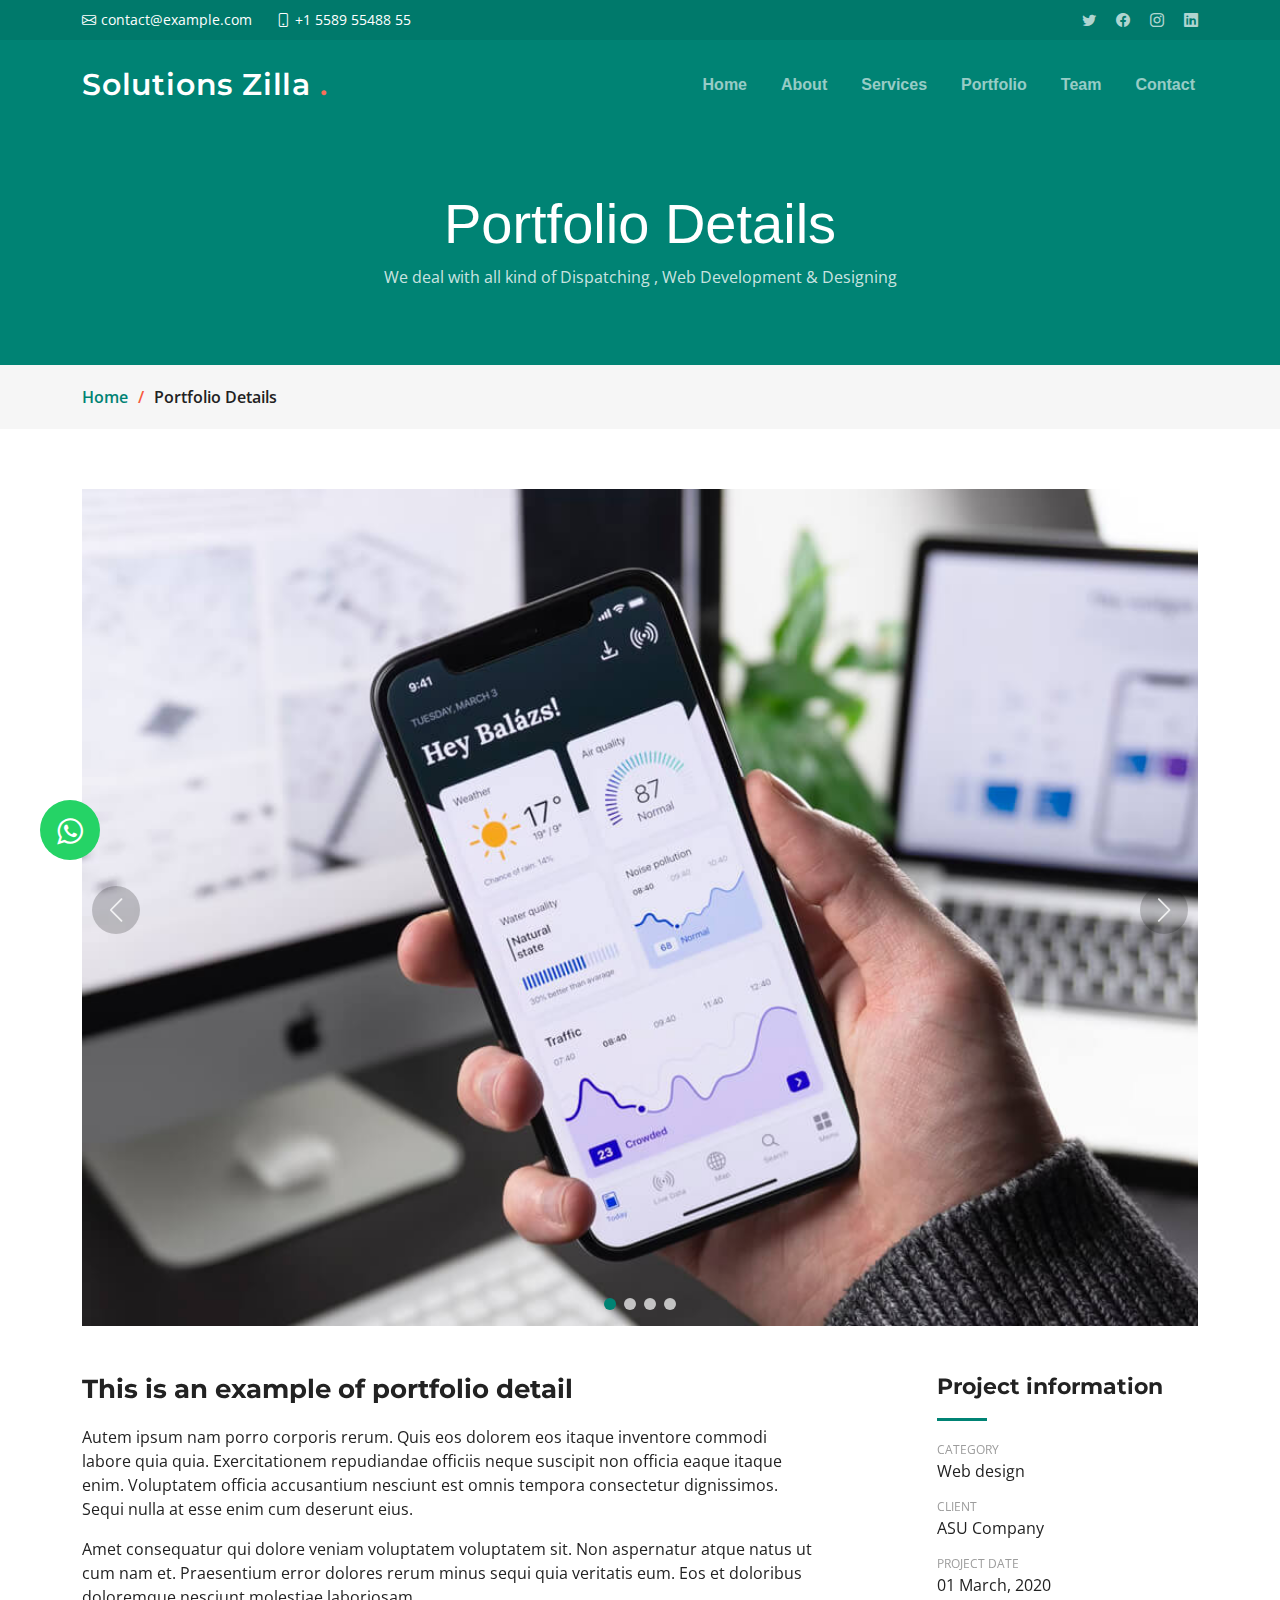
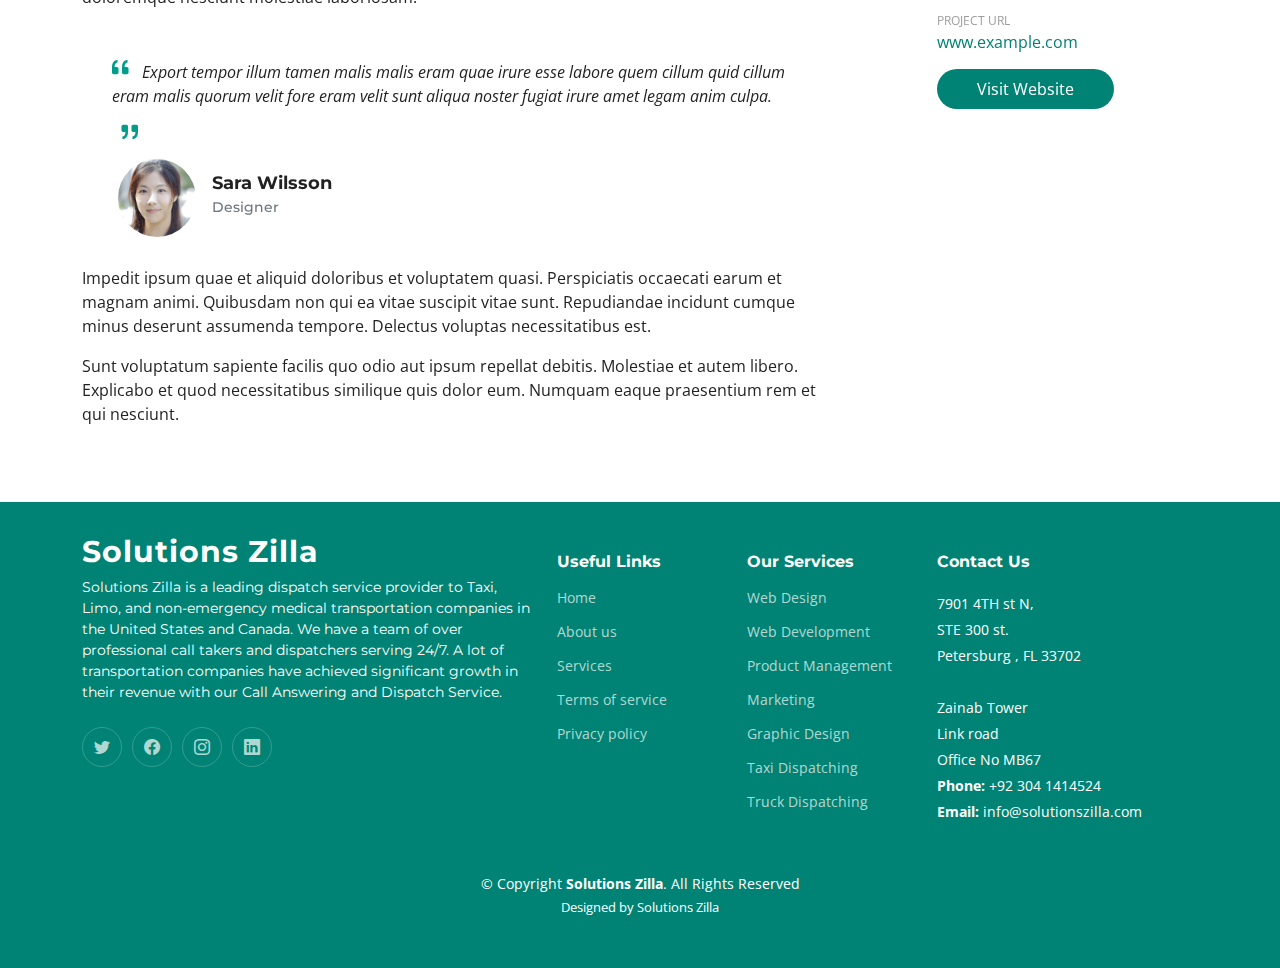
<file: portfolio-details.html>
<!DOCTYPE html>
<html lang="en">

<head>
  <meta charset="utf-8">
  <meta content="width=device-width, initial-scale=1.0" name="viewport">

  <title>Solutions Zilla -- Dispatching & Deveploment </title>
  <meta content="" name="description">
  <meta content="" name="keywords">

  <!-- Favicons -->
  <link href="assets/img/favicon.png" rel="icon">
  <link href="assets/img/apple-touch-icon.png" rel="apple-touch-icon">

  <!-- Google Fonts -->
  <link rel="preconnect" href="https://fonts.googleapis.com">
  <link rel="preconnect" href="https://fonts.gstatic.com" crossorigin>
  <link href="https://fonts.googleapis.com/css2?family=Open+Sans:ital,wght@0,300;0,400;0,500;0,600;0,700;1,300;1,400;1,600;1,700&family=Montserrat:ital,wght@0,300;0,400;0,500;0,600;0,700;1,300;1,400;1,500;1,600;1,700&family=Raleway:ital,wght@0,300;0,400;0,500;0,600;0,700;1,300;1,400;1,500;1,600;1,700&display=swap" rel="stylesheet">

  <!-- Vendor CSS Files -->
  <link href="assets/vendor/bootstrap/css/bootstrap.min.css" rel="stylesheet">
  <link href="assets/vendor/bootstrap-icons/bootstrap-icons.css" rel="stylesheet">
  <link href="assets/vendor/aos/aos.css" rel="stylesheet">
  <link href="assets/vendor/glightbox/css/glightbox.min.css" rel="stylesheet">
  <link href="assets/vendor/swiper/swiper-bundle.min.css" rel="stylesheet">

  <!-- Whatapp Css -->
  <link rel="stylesheet" href="https://maxcdn.bootstrapcdn.com/font-awesome/4.5.0/css/font-awesome.min.css">
  <!-- End -->

  <!-- Template Main CSS File -->
  <link href="assets/css/main.css" rel="stylesheet">

  <!-- =======================================================
  * Template Name: Impact - v1.1.1
  * Template URL: https://bootstrapmade.com/impact-bootstrap-business-website-template/
  * Author: BootstrapMade.com
  * License: https://bootstrapmade.com/license/
  ======================================================== -->
</head>

<body>

  <!-- ======= Header ======= -->
  <section id="topbar" class="topbar d-flex align-items-center">
    <div class="container d-flex justify-content-center justify-content-md-between">
      <div class="contact-info d-flex align-items-center">
        <i class="bi bi-envelope d-flex align-items-center"><a href="mailto:contact@example.com">contact@example.com</a></i>
        <i class="bi bi-phone d-flex align-items-center ms-4"><span>+1 5589 55488 55</span></i>
      </div>
      <div class="social-links d-none d-md-flex align-items-center">
        <a href="#" class="twitter"><i class="bi bi-twitter"></i></a>
        <a href="#" class="facebook"><i class="bi bi-facebook"></i></a>
        <a href="#" class="instagram"><i class="bi bi-instagram"></i></a>
        <a href="#" class="linkedin"><i class="bi bi-linkedin"></i></i></a>
      </div>
    </div>
  </section><!-- End Top Bar -->

  <header id="header" class="header d-flex align-items-center">

    <div class="container-fluid container-xl d-flex align-items-center justify-content-between">
      <a href="index.html" class="logo d-flex align-items-center">
        <!-- Uncomment the line below if you also wish to use an image logo -->
        <!-- <img src="assets/img/logo.png" alt=""> -->
        <h1>Solutions Zilla <span>.</span></h1>
      </a>
      <nav id="navbar" class="navbar">
        <ul>
          <li><a href="#hero">Home</a></li>
          <li><a href="#about">About</a></li>
          <li><a href="#services">Services</a></li>
          <li><a href="#portfolio">Portfolio</a></li>
          <li><a href="#team">Team</a></li>
          <!-- <li><a href="blog.html">Blog</a></li> -->
          <!-- <li class="dropdown"><a href="#"><span>Drop Down</span> <i class="bi bi-chevron-down dropdown-indicator"></i></a>
            <ul>
              <li><a href="#">Drop Down 1</a></li>
              <li class="dropdown"><a href="#"><span>Deep Drop Down</span> <i class="bi bi-chevron-down dropdown-indicator"></i></a>
                <ul>
                  <li><a href="#">Deep Drop Down 1</a></li>
                  <li><a href="#">Deep Drop Down 2</a></li>
                  <li><a href="#">Deep Drop Down 3</a></li>
                  <li><a href="#">Deep Drop Down 4</a></li>
                  <li><a href="#">Deep Drop Down 5</a></li>
                </ul>
              </li>
              <li><a href="#">Drop Down 2</a></li>
              <li><a href="#">Drop Down 3</a></li>
              <li><a href="#">Drop Down 4</a></li>
            </ul>
          </li> -->
          <li><a href="#contact">Contact</a></li>
        </ul>
      </nav><!-- .navbar -->

      <i class="mobile-nav-toggle mobile-nav-show bi bi-list"></i>
      <i class="mobile-nav-toggle mobile-nav-hide d-none bi bi-x"></i>

    </div>
  </header><!-- End Header -->
  <!-- End Header -->

  <main id="main">

    <!-- ======= Breadcrumbs ======= -->
    <div class="breadcrumbs">
      <div class="page-header d-flex align-items-center" style="background-image: url('');">
        <div class="container position-relative">
          <div class="row d-flex justify-content-center">
            <div class="col-lg-6 text-center">
              <h2>Portfolio Details</h2>
              <p>We deal with all kind of Dispatching , Web Development & Designing</p>
            </div>
          </div>
        </div>
      </div>
      <nav>
        <div class="container">
          <ol>
            <li><a href="index.html">Home</a></li>
            <li>Portfolio Details</li>
          </ol>
        </div>
      </nav>
    </div><!-- End Breadcrumbs -->

    <!-- ======= Portfolio Details Section ======= -->
    <section id="portfolio-details" class="portfolio-details">
      <div class="container" data-aos="fade-up">

        <div class="position-relative h-100">
          <div class="slides-1 portfolio-details-slider swiper">
            <div class="swiper-wrapper align-items-center">

              <div class="swiper-slide">
                <img src="assets/img/portfolio/app-1.jpg" alt="">
              </div>

              <div class="swiper-slide">
                <img src="assets/img/portfolio/product-1.jpg" alt="">
              </div>

              <div class="swiper-slide">
                <img src="assets/img/portfolio/branding-1.jpg" alt="">
              </div>

              <div class="swiper-slide">
                <img src="assets/img/portfolio/books-1.jpg" alt="">
              </div>

            </div>
            <div class="swiper-pagination"></div>
          </div>
          <div class="swiper-button-prev"></div>
          <div class="swiper-button-next"></div>

        </div>

        <div class="row justify-content-between gy-4 mt-4">

          <div class="col-lg-8">
            <div class="portfolio-description">
              <h2>This is an example of portfolio detail</h2>
              <p>
                Autem ipsum nam porro corporis rerum. Quis eos dolorem eos itaque inventore commodi labore quia quia. Exercitationem repudiandae officiis neque suscipit non officia eaque itaque enim. Voluptatem officia accusantium nesciunt est omnis tempora consectetur dignissimos. Sequi nulla at esse enim cum deserunt eius.
              </p>
              <p>
                Amet consequatur qui dolore veniam voluptatem voluptatem sit. Non aspernatur atque natus ut cum nam et. Praesentium error dolores rerum minus sequi quia veritatis eum. Eos et doloribus doloremque nesciunt molestiae laboriosam.
              </p>

              <div class="testimonial-item">
                <p>
                  <i class="bi bi-quote quote-icon-left"></i>
                  Export tempor illum tamen malis malis eram quae irure esse labore quem cillum quid cillum eram malis quorum velit fore eram velit sunt aliqua noster fugiat irure amet legam anim culpa.
                  <i class="bi bi-quote quote-icon-right"></i>
                </p>
                <div>
                  <img src="assets/img/testimonials/testimonials-2.jpg" class="testimonial-img" alt="">
                  <h3>Sara Wilsson</h3>
                  <h4>Designer</h4>
                </div>
              </div>

              <p>
                Impedit ipsum quae et aliquid doloribus et voluptatem quasi. Perspiciatis occaecati earum et magnam animi. Quibusdam non qui ea vitae suscipit vitae sunt. Repudiandae incidunt cumque minus deserunt assumenda tempore. Delectus voluptas necessitatibus est.

              <p>
                Sunt voluptatum sapiente facilis quo odio aut ipsum repellat debitis. Molestiae et autem libero. Explicabo et quod necessitatibus similique quis dolor eum. Numquam eaque praesentium rem et qui nesciunt.
              </p>

            </div>
          </div>

          <div class="col-lg-3">
            <div class="portfolio-info">
              <h3>Project information</h3>
              <ul>
                <li><strong>Category</strong> <span>Web design</span></li>
                <li><strong>Client</strong> <span>ASU Company</span></li>
                <li><strong>Project date</strong> <span>01 March, 2020</span></li>
                <li><strong>Project URL</strong> <a href="#">www.example.com</a></li>
                <li><a href="#" class="btn-visit align-self-start">Visit Website</a></li>
              </ul>
            </div>
          </div>

        </div>

      </div>
    </section><!-- End Portfolio Details Section -->

    <a href="https://api.whatsapp.com/send?phone=923041414524&text=Feel Free To Contact Us." class="float" target="_blank">
      <i class="fa fa-whatsapp my-float"></i>
    </a>

  </main><!-- End #main -->

  <!-- ======= Footer ======= -->
  <footer id="footer" class="footer">

    <div class="container">
      <div class="row gy-4">
        <div class="col-lg-5 col-md-12 footer-info">
          <a href="index.html" class="logo d-flex align-items-center">
            <span>Solutions Zilla</span>
          </a>
          <p>Solutions Zilla is a leading dispatch service provider to Taxi, Limo, and non-emergency medical transportation companies in the United States and Canada. We have a team of over professional call takers and dispatchers serving 24/7. A lot of transportation companies have achieved significant growth in their revenue with our Call Answering and Dispatch Service.</p>
          <div class="social-links d-flex mt-4">
            <a href="https://twitter.com/dispatch_axn?t=uLO-7T1W35LrrZnyCCT_lw&s=08" class="twitter" target="_blank"><i class="bi bi-twitter"></i></a>
            <a href="https://www.facebook.com/profile.php?id=100088378450400" class="facebook" target="_blank"><i class="bi bi-facebook"></i></a>
            <a href="https://www.instagram.com/axndispatch/" class="instagram" target="_blank"><i class="bi bi-instagram"></i></a>
            <a href="https://www.linkedin.com/in/axn-dispatch-26382a255/" class="linkedin" target="_blank"><i class="bi bi-linkedin"></i></a>
          </div>
        </div>

        <div class="col-lg-2 col-6 footer-links">
          <h4>Useful Links</h4>
          <ul>
            <li><a href="#">Home</a></li>
            <li><a href="#">About us</a></li>
            <li><a href="#">Services</a></li>
            <li><a href="#">Terms of service</a></li>
            <li><a href="#">Privacy policy</a></li>
          </ul>
        </div>

        <div class="col-lg-2 col-6 footer-links">
          <h4>Our Services</h4>
          <ul>
            <li><a href="#">Web Design</a></li>
            <li><a href="#">Web Development</a></li>
            <li><a href="#">Product Management</a></li>
            <li><a href="#">Marketing</a></li>
            <li><a href="#">Graphic Design</a></li>
            <li><a href="#">Taxi Dispatching</a></li>
            <li><a href="#">Truck Dispatching</a></li>
          </ul>
        </div>

        <div class="col-lg-3 col-md-12 footer-contact text-center text-md-start">
          <h4>Contact Us</h4>
          <p>
            7901 4TH st N, <br>
            STE 300 st.<br>
            Petersburg , FL 33702 <br><br>
            Zainab Tower <br>
            Link road<br>
            Office No MB67 <br>
            <strong>Phone:</strong> +92 304 1414524<br>
            <strong>Email:</strong> info@solutionszilla.com<br>
          </p>

        </div>

      </div>
    </div>

    <div class="container mt-4">
      <div class="copyright">
        &copy; Copyright <strong><span>Solutions Zilla</span></strong>. All Rights Reserved
      </div>
      <div class="credits">
        <!-- All the links in the footer should remain intact. -->
        <!-- You can delete the links only if you purchased the pro version. -->
        <!-- Licensing information: https://bootstrapmade.com/license/ -->
        <!-- Purchase the pro version with working PHP/AJAX contact form: https://bootstrapmade.com/impact-bootstrap-business-website-template/ -->
        Designed by <a href="#">Solutions Zilla</a>
      </div>
    </div>

  </footer><!-- End Footer -->
  <!-- End Footer -->

  <a href="#" class="scroll-top d-flex align-items-center justify-content-center"><i class="bi bi-arrow-up-short"></i></a>

  <div id="preloader"></div>

  <!-- Vendor JS Files -->
  <script src="assets/vendor/bootstrap/js/bootstrap.bundle.min.js"></script>
  <script src="assets/vendor/aos/aos.js"></script>
  <script src="assets/vendor/glightbox/js/glightbox.min.js"></script>
  <script src="assets/vendor/purecounter/purecounter_vanilla.js"></script>
  <script src="assets/vendor/swiper/swiper-bundle.min.js"></script>
  <script src="assets/vendor/isotope-layout/isotope.pkgd.min.js"></script>
  <script src="assets/vendor/php-email-form/validate.js"></script>

  <!-- Template Main JS File -->
  <script src="assets/js/main.js"></script>

</body>

</html>
</file>
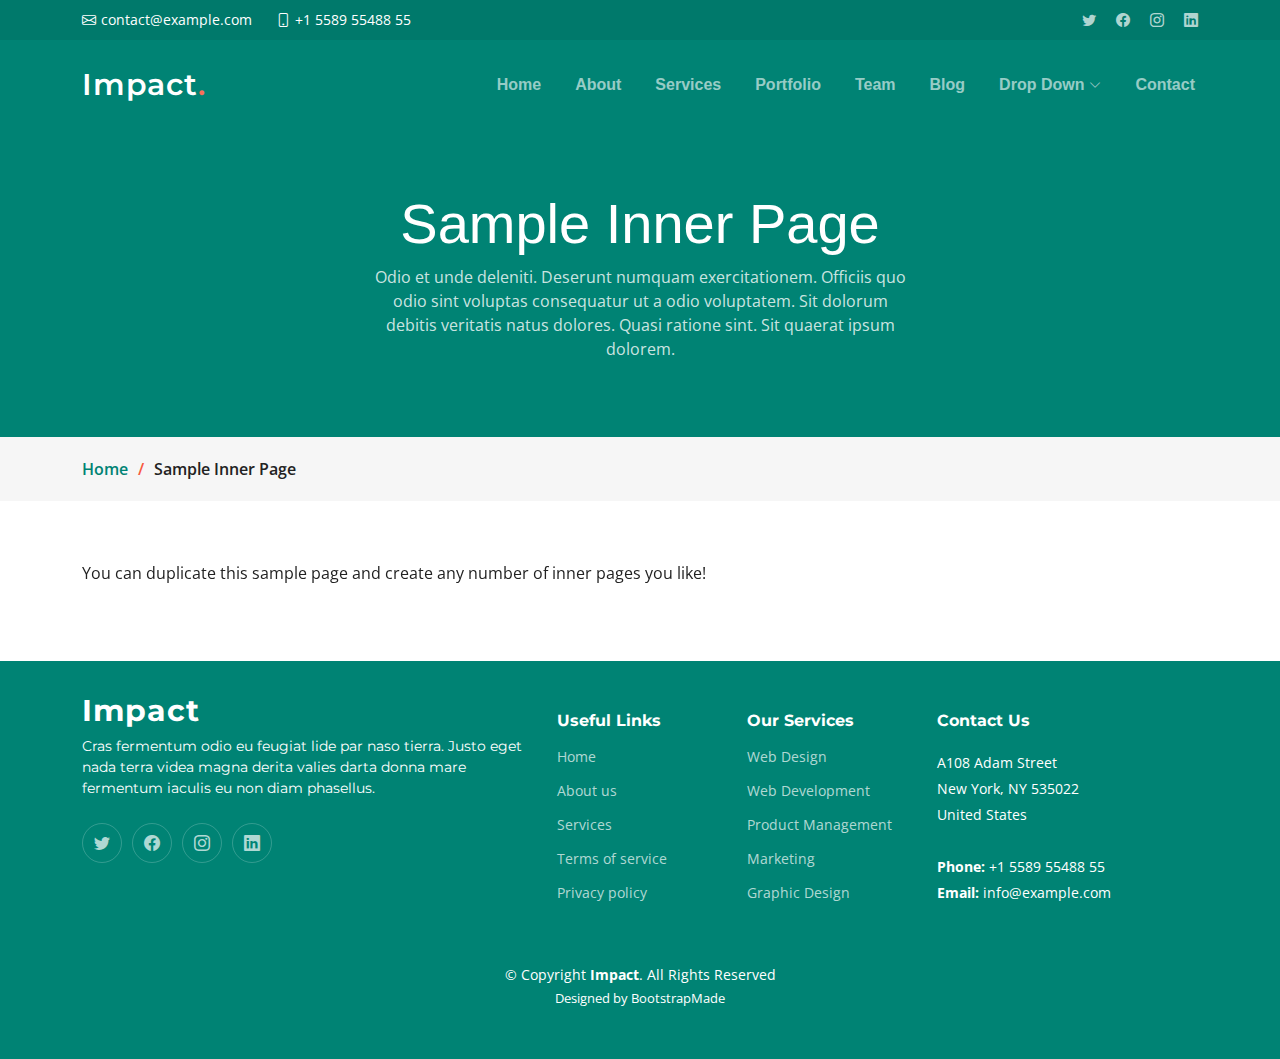
<file: sample-inner-page.html>
<!DOCTYPE html>
<html lang="en">

<head>
  <meta charset="utf-8">
  <meta content="width=device-width, initial-scale=1.0" name="viewport">

  <title>[Template] Sample Inner Page</title>
  <meta content="" name="description">
  <meta content="" name="keywords">

  <!-- Favicons -->
  <link href="assets/img/favicon.png" rel="icon">
  <link href="assets/img/apple-touch-icon.png" rel="apple-touch-icon">

  <!-- Google Fonts -->
  <link rel="preconnect" href="https://fonts.googleapis.com">
  <link rel="preconnect" href="https://fonts.gstatic.com" crossorigin>
  <link href="https://fonts.googleapis.com/css2?family=Open+Sans:ital,wght@0,300;0,400;0,500;0,600;0,700;1,300;1,400;1,600;1,700&family=Montserrat:ital,wght@0,300;0,400;0,500;0,600;0,700;1,300;1,400;1,500;1,600;1,700&family=Raleway:ital,wght@0,300;0,400;0,500;0,600;0,700;1,300;1,400;1,500;1,600;1,700&display=swap" rel="stylesheet">

  <!-- Vendor CSS Files -->
  <link href="assets/vendor/bootstrap/css/bootstrap.min.css" rel="stylesheet">
  <link href="assets/vendor/bootstrap-icons/bootstrap-icons.css" rel="stylesheet">
  <link href="assets/vendor/aos/aos.css" rel="stylesheet">
  <link href="assets/vendor/glightbox/css/glightbox.min.css" rel="stylesheet">
  <link href="assets/vendor/swiper/swiper-bundle.min.css" rel="stylesheet">

  <!-- Template Main CSS File -->
  <link href="assets/css/main.css" rel="stylesheet">

  <!-- =======================================================
  * Template Name: Impact - v1.1.1
  * Template URL: https://bootstrapmade.com/impact-bootstrap-business-website-template/
  * Author: BootstrapMade.com
  * License: https://bootstrapmade.com/license/
  ======================================================== -->
</head>

<body>

  <!-- ======= Header ======= -->
  <section id="topbar" class="topbar d-flex align-items-center">
    <div class="container d-flex justify-content-center justify-content-md-between">
      <div class="contact-info d-flex align-items-center">
        <i class="bi bi-envelope d-flex align-items-center"><a href="mailto:contact@example.com">contact@example.com</a></i>
        <i class="bi bi-phone d-flex align-items-center ms-4"><span>+1 5589 55488 55</span></i>
      </div>
      <div class="social-links d-none d-md-flex align-items-center">
        <a href="#" class="twitter"><i class="bi bi-twitter"></i></a>
        <a href="#" class="facebook"><i class="bi bi-facebook"></i></a>
        <a href="#" class="instagram"><i class="bi bi-instagram"></i></a>
        <a href="#" class="linkedin"><i class="bi bi-linkedin"></i></i></a>
      </div>
    </div>
  </section><!-- End Top Bar -->

  <header id="header" class="header d-flex align-items-center">

    <div class="container-fluid container-xl d-flex align-items-center justify-content-between">
      <a href="index.html" class="logo d-flex align-items-center">
        <!-- Uncomment the line below if you also wish to use an image logo -->
        <!-- <img src="assets/img/logo.png" alt=""> -->
        <h1>Impact<span>.</span></h1>
      </a>
      <nav id="navbar" class="navbar">
        <ul>
          <li><a href="#hero">Home</a></li>
          <li><a href="#about">About</a></li>
          <li><a href="#services">Services</a></li>
          <li><a href="#portfolio">Portfolio</a></li>
          <li><a href="#team">Team</a></li>
          <li><a href="blog.html">Blog</a></li>
          <li class="dropdown"><a href="#"><span>Drop Down</span> <i class="bi bi-chevron-down dropdown-indicator"></i></a>
            <ul>
              <li><a href="#">Drop Down 1</a></li>
              <li class="dropdown"><a href="#"><span>Deep Drop Down</span> <i class="bi bi-chevron-down dropdown-indicator"></i></a>
                <ul>
                  <li><a href="#">Deep Drop Down 1</a></li>
                  <li><a href="#">Deep Drop Down 2</a></li>
                  <li><a href="#">Deep Drop Down 3</a></li>
                  <li><a href="#">Deep Drop Down 4</a></li>
                  <li><a href="#">Deep Drop Down 5</a></li>
                </ul>
              </li>
              <li><a href="#">Drop Down 2</a></li>
              <li><a href="#">Drop Down 3</a></li>
              <li><a href="#">Drop Down 4</a></li>
            </ul>
          </li>
          <li><a href="#contact">Contact</a></li>
        </ul>
      </nav><!-- .navbar -->

      <i class="mobile-nav-toggle mobile-nav-show bi bi-list"></i>
      <i class="mobile-nav-toggle mobile-nav-hide d-none bi bi-x"></i>

    </div>
  </header><!-- End Header -->
  <!-- End Header -->

  <main id="main">

    <!-- ======= Breadcrumbs ======= -->
    <div class="breadcrumbs">
      <div class="page-header d-flex align-items-center" style="background-image: url('');">
        <div class="container position-relative">
          <div class="row d-flex justify-content-center">
            <div class="col-lg-6 text-center">
              <h2>Sample Inner Page</h2>
              <p>Odio et unde deleniti. Deserunt numquam exercitationem. Officiis quo odio sint voluptas consequatur ut a odio voluptatem. Sit dolorum debitis veritatis natus dolores. Quasi ratione sint. Sit quaerat ipsum dolorem.</p>
            </div>
          </div>
        </div>
      </div>
      <nav>
        <div class="container">
          <ol>
            <li><a href="index.html">Home</a></li>
            <li>Sample Inner Page</li>
          </ol>
        </div>
      </nav>
    </div><!-- End Breadcrumbs -->

    <section class="sample-page">
      <div class="container" data-aos="fade-up">

        <p>
          You can duplicate this sample page and create any number of inner pages you like!
        </p>

      </div>
    </section>

  </main><!-- End #main -->

  <!-- ======= Footer ======= -->
  <footer id="footer" class="footer">

    <div class="container">
      <div class="row gy-4">
        <div class="col-lg-5 col-md-12 footer-info">
          <a href="index.html" class="logo d-flex align-items-center">
            <span>Impact</span>
          </a>
          <p>Cras fermentum odio eu feugiat lide par naso tierra. Justo eget nada terra videa magna derita valies darta donna mare fermentum iaculis eu non diam phasellus.</p>
          <div class="social-links d-flex mt-4">
            <a href="#" class="twitter"><i class="bi bi-twitter"></i></a>
            <a href="#" class="facebook"><i class="bi bi-facebook"></i></a>
            <a href="#" class="instagram"><i class="bi bi-instagram"></i></a>
            <a href="#" class="linkedin"><i class="bi bi-linkedin"></i></a>
          </div>
        </div>

        <div class="col-lg-2 col-6 footer-links">
          <h4>Useful Links</h4>
          <ul>
            <li><a href="#">Home</a></li>
            <li><a href="#">About us</a></li>
            <li><a href="#">Services</a></li>
            <li><a href="#">Terms of service</a></li>
            <li><a href="#">Privacy policy</a></li>
          </ul>
        </div>

        <div class="col-lg-2 col-6 footer-links">
          <h4>Our Services</h4>
          <ul>
            <li><a href="#">Web Design</a></li>
            <li><a href="#">Web Development</a></li>
            <li><a href="#">Product Management</a></li>
            <li><a href="#">Marketing</a></li>
            <li><a href="#">Graphic Design</a></li>
          </ul>
        </div>

        <div class="col-lg-3 col-md-12 footer-contact text-center text-md-start">
          <h4>Contact Us</h4>
          <p>
            A108 Adam Street <br>
            New York, NY 535022<br>
            United States <br><br>
            <strong>Phone:</strong> +1 5589 55488 55<br>
            <strong>Email:</strong> info@example.com<br>
          </p>

        </div>

      </div>
    </div>

    <div class="container mt-4">
      <div class="copyright">
        &copy; Copyright <strong><span>Impact</span></strong>. All Rights Reserved
      </div>
      <div class="credits">
        <!-- All the links in the footer should remain intact. -->
        <!-- You can delete the links only if you purchased the pro version. -->
        <!-- Licensing information: https://bootstrapmade.com/license/ -->
        <!-- Purchase the pro version with working PHP/AJAX contact form: https://bootstrapmade.com/impact-bootstrap-business-website-template/ -->
        Designed by <a href="https://bootstrapmade.com/">BootstrapMade</a>
      </div>
    </div>

  </footer><!-- End Footer -->
  <!-- End Footer -->

  <a href="#" class="scroll-top d-flex align-items-center justify-content-center"><i class="bi bi-arrow-up-short"></i></a>

  <div id="preloader"></div>

  <!-- Vendor JS Files -->
  <script src="assets/vendor/bootstrap/js/bootstrap.bundle.min.js"></script>
  <script src="assets/vendor/aos/aos.js"></script>
  <script src="assets/vendor/glightbox/js/glightbox.min.js"></script>
  <script src="assets/vendor/purecounter/purecounter_vanilla.js"></script>
  <script src="assets/vendor/swiper/swiper-bundle.min.js"></script>
  <script src="assets/vendor/isotope-layout/isotope.pkgd.min.js"></script>
  <script src="assets/vendor/php-email-form/validate.js"></script>

  <!-- Template Main JS File -->
  <script src="assets/js/main.js"></script>

</body>

</html>
</file>
<file: assets/css/main.css>
/* Fonts */
:root {
  --font-default: "Open Sans", system-ui, -apple-system, "Segoe UI", Roboto, "Helvetica Neue", Arial, "Noto Sans", "Liberation Sans", sans-serif, "Apple Color Emoji", "Segoe UI Emoji", "Segoe UI Symbol", "Noto Color Emoji";
  --font-primary: "Montserrat", sans-serif;
  --font-secondary: "Poppins", sans-serif;
}

/* Colors */
:root {
  --color-default: #222222;
  --color-primary: #008374;
  --color-secondary: #f85a40;
}

/* Smooth scroll behavior */
:root {
  scroll-behavior: smooth;
}

/*--------------------------------------------------------------
# General
--------------------------------------------------------------*/
body {
  font-family: var(--font-default);
  color: var(--color-default);
}

a {
  color: var(--color-primary);
  text-decoration: none;
}

a:hover {
  color: #00b6a1;
  text-decoration: none;
}

h1,
h2,
h3,
h4,
h5,
h6 {
  font-family: var(--font-primary);
}

/*--------------------------------------------------------------
# Sections & Section Header
--------------------------------------------------------------*/
section {
  padding: 60px 0;
  overflow: hidden;
}

.sections-bg {
  background-color: #f6f6f6;
}

.section-header {
  text-align: center;
  padding-bottom: 60px;
}

.section-header h2 {
  font-size: 32px;
  font-weight: 600;
  margin-bottom: 20px;
  padding-bottom: 20px;
  position: relative;
}

.section-header h2:after {
  content: "";
  position: absolute;
  display: block;
  width: 50px;
  height: 3px;
  background: var(--color-primary);
  left: 0;
  right: 0;
  bottom: 0;
  margin: auto;
}

.section-header p {
  margin-bottom: 0;
  color: #6f6f6f;
}

/*--------------------------------------------------------------
# Breadcrumbs
--------------------------------------------------------------*/
.breadcrumbs .page-header {
  padding: 60px 0 60px 0;
  min-height: 20vh;
  position: relative;
  background-color: var(--color-primary);
}

.breadcrumbs .page-header h2 {
  font-size: 56px;
  font-weight: 500;
  color: #fff;
  font-family: var(--font-secondary);
}

.breadcrumbs .page-header p {
  color: rgba(255, 255, 255, 0.8);
}

.breadcrumbs nav {
  background-color: #f6f6f6;
  padding: 20px 0;
}

.breadcrumbs nav ol {
  display: flex;
  flex-wrap: wrap;
  list-style: none;
  margin: 0;
  padding: 0;
  font-size: 16px;
  font-weight: 600;
  color: var(--color-default);
}

.breadcrumbs nav ol a {
  color: var(--color-primary);
  transition: 0.3s;
}

.breadcrumbs nav ol a:hover {
  text-decoration: underline;
}

.breadcrumbs nav ol li+li {
  padding-left: 10px;
}

.breadcrumbs nav ol li+li::before {
  display: inline-block;
  padding-right: 10px;
  color: var(--color-secondary);
  content: "/";
}

/*--------------------------------------------------------------
# Scroll top button
--------------------------------------------------------------*/
.scroll-top {
  position: fixed;
  visibility: hidden;
  opacity: 0;
  right: 15px;
  bottom: -15px;
  z-index: 99999;
  background: var(--color-secondary);
  width: 44px;
  height: 44px;
  border-radius: 50px;
  transition: all 0.4s;
}

.scroll-top i {
  font-size: 24px;
  color: #fff;
  line-height: 0;
}

.scroll-top:hover {
  background: rgba(248, 90, 64, 0.8);
  color: #fff;
}

.scroll-top.active {
  visibility: visible;
  opacity: 1;
  bottom: 15px;
}

/*--------------------------------------------------------------
# Preloader
--------------------------------------------------------------*/
#preloader {
  position: fixed;
  inset: 0;
  z-index: 999999;
  overflow: hidden;
  background: #fff;
  transition: all 0.6s ease-out;
}

#preloader:before {
  content: "";
  position: fixed;
  top: calc(50% - 30px);
  left: calc(50% - 30px);
  border: 6px solid #fff;
  border-color: var(--color-primary) transparent var(--color-primary) transparent;
  border-radius: 50%;
  width: 60px;
  height: 60px;
  -webkit-animation: animate-preloader 1.5s linear infinite;
  animation: animate-preloader 1.5s linear infinite;
}

@-webkit-keyframes animate-preloader {
  0% {
    transform: rotate(0deg);
  }

  100% {
    transform: rotate(360deg);
  }
}

@keyframes animate-preloader {
  0% {
    transform: rotate(0deg);
  }

  100% {
    transform: rotate(360deg);
  }
}

/*--------------------------------------------------------------
# Disable aos animation delay on mobile devices
--------------------------------------------------------------*/
@media screen and (max-width: 768px) {
  [data-aos-delay] {
    transition-delay: 0 !important;
  }
}

/*--------------------------------------------------------------
# Header
--------------------------------------------------------------*/
.topbar {
  background: #00796b;
  height: 40px;
  font-size: 14px;
  transition: all 0.5s;
  color: #fff;
  padding: 0;
}

.topbar .contact-info i {
  font-style: normal;
  color: #fff;
  line-height: 0;
}

.topbar .contact-info i a,
.topbar .contact-info i span {
  padding-left: 5px;
  color: #fff;
}

@media (max-width: 575px) {

  .topbar .contact-info i a,
  .topbar .contact-info i span {
    font-size: 13px;
  }
}

.topbar .contact-info i a {
  line-height: 0;
  transition: 0.3s;
}

.topbar .contact-info i a:hover {
  color: #fff;
  text-decoration: underline;
}

.topbar .social-links a {
  color: rgba(255, 255, 255, 0.7);
  line-height: 0;
  transition: 0.3s;
  margin-left: 20px;
}

.topbar .social-links a:hover {
  color: #fff;
}

.header {
  transition: all 0.5s;
  z-index: 997;
  height: 90px;
  background-color: var(--color-primary);
}

.header.sticked {
  position: fixed;
  top: 0;
  right: 0;
  left: 0;
  height: 70px;
  box-shadow: 0px 2px 20px rgba(0, 0, 0, 0.1);
}

.header .logo img {
  max-height: 40px;
  margin-right: 6px;
}

.header .logo h1 {
  font-size: 30px;
  margin: 0;
  font-weight: 600;
  letter-spacing: 0.8px;
  color: #fff;
  font-family: var(--font-primary);
}

.header .logo h1 span {
  color: #f96f59;
}

.sticked-header-offset {
  margin-top: 70px;
}

section {
  scroll-margin-top: 70px;
}

/*--------------------------------------------------------------
# Desktop Navigation
--------------------------------------------------------------*/
@media (min-width: 1280px) {
  .navbar {
    padding: 0;
  }

  .navbar ul {
    margin: 0;
    padding: 0;
    display: flex;
    list-style: none;
    align-items: center;
  }

  .navbar li {
    position: relative;
  }

  .navbar>ul>li {
    white-space: nowrap;
    padding: 10px 0 10px 28px;
  }

  .navbar a,
  .navbar a:focus {
    display: flex;
    align-items: center;
    justify-content: space-between;
    padding: 0 3px;
    font-family: var(--font-secondary);
    font-size: 16px;
    font-weight: 600;
    color: rgba(255, 255, 255, 0.6);
    white-space: nowrap;
    transition: 0.3s;
    position: relative;
  }

  .navbar a i,
  .navbar a:focus i {
    font-size: 12px;
    line-height: 0;
    margin-left: 5px;
  }

  .navbar>ul>li>a:before {
    content: "";
    position: absolute;
    width: 100%;
    height: 2px;
    bottom: -6px;
    left: 0;
    background-color: var(--color-secondary);
    visibility: hidden;
    width: 0px;
    transition: all 0.3s ease-in-out 0s;
  }

  .navbar a:hover:before,
  .navbar li:hover>a:before,
  .navbar .active:before {
    visibility: visible;
    width: 100%;
  }

  .navbar a:hover,
  .navbar .active,
  .navbar .active:focus,
  .navbar li:hover>a {
    color: #fff;
  }

  .navbar .dropdown ul {
    display: block;
    position: absolute;
    left: 28px;
    top: calc(100% + 30px);
    margin: 0;
    padding: 10px 0;
    z-index: 99;
    opacity: 0;
    visibility: hidden;
    background: #fff;
    box-shadow: 0px 0px 30px rgba(127, 137, 161, 0.25);
    transition: 0.3s;
    border-radius: 4px;
  }

  .navbar .dropdown ul li {
    min-width: 200px;
  }

  .navbar .dropdown ul a {
    padding: 10px 20px;
    font-size: 15px;
    text-transform: none;
    font-weight: 600;
    color: #006a5d;
  }

  .navbar .dropdown ul a i {
    font-size: 12px;
  }

  .navbar .dropdown ul a:hover,
  .navbar .dropdown ul .active:hover,
  .navbar .dropdown ul li:hover>a {
    color: var(--color-secondary);
  }

  .navbar .dropdown:hover>ul {
    opacity: 1;
    top: 100%;
    visibility: visible;
  }

  .navbar .dropdown .dropdown ul {
    top: 0;
    left: calc(100% - 30px);
    visibility: hidden;
  }

  .navbar .dropdown .dropdown:hover>ul {
    opacity: 1;
    top: 0;
    left: 100%;
    visibility: visible;
  }
}

@media (min-width: 1280px) and (max-width: 1366px) {
  .navbar .dropdown .dropdown ul {
    left: -90%;
  }

  .navbar .dropdown .dropdown:hover>ul {
    left: -100%;
  }
}

@media (min-width: 1280px) {

  .mobile-nav-show,
  .mobile-nav-hide {
    display: none;
  }
}

/*--------------------------------------------------------------
# Mobile Navigation
--------------------------------------------------------------*/
@media (max-width: 1279px) {
  .navbar {
    position: fixed;
    top: 0;
    right: -100%;
    width: 100%;
    max-width: 400px;
    bottom: 0;
    transition: 0.3s;
    z-index: 9997;
  }

  .navbar ul {
    position: absolute;
    inset: 0;
    padding: 50px 0 10px 0;
    margin: 0;
    background: rgba(0, 131, 116, 0.9);
    overflow-y: auto;
    transition: 0.3s;
    z-index: 9998;
  }

  .navbar a,
  .navbar a:focus {
    display: flex;
    align-items: center;
    justify-content: space-between;
    padding: 10px 20px;
    font-family: var(--font-primary);
    font-size: 15px;
    font-weight: 600;
    color: rgba(255, 255, 255, 0.7);
    white-space: nowrap;
    transition: 0.3s;
  }

  .navbar a i,
  .navbar a:focus i {
    font-size: 12px;
    line-height: 0;
    margin-left: 5px;
  }

  .navbar a:hover,
  .navbar .active,
  .navbar .active:focus,
  .navbar li:hover>a {
    color: #fff;
  }

  .navbar .getstarted,
  .navbar .getstarted:focus {
    background: var(--color-primary);
    padding: 8px 20px;
    border-radius: 4px;
    margin: 15px;
    color: #fff;
  }

  .navbar .getstarted:hover,
  .navbar .getstarted:focus:hover {
    color: #fff;
    background: rgba(0, 131, 116, 0.8);
  }

  .navbar .dropdown ul,
  .navbar .dropdown .dropdown ul {
    position: static;
    display: none;
    padding: 10px 0;
    margin: 10px 20px;
    transition: all 0.5s ease-in-out;
    background-color: #007466;
    border: 1px solid #006459;
  }

  .navbar .dropdown>.dropdown-active,
  .navbar .dropdown .dropdown>.dropdown-active {
    display: block;
  }

  .mobile-nav-show {
    color: rgba(255, 255, 255, 0.6);
    font-size: 28px;
    cursor: pointer;
    line-height: 0;
    transition: 0.5s;
    z-index: 9999;
    margin-right: 10px;
  }

  .mobile-nav-hide {
    color: #fff;
    font-size: 32px;
    cursor: pointer;
    line-height: 0;
    transition: 0.5s;
    position: fixed;
    right: 20px;
    top: 20px;
    z-index: 9999;
  }

  .mobile-nav-active {
    overflow: hidden;
  }

  .mobile-nav-active .navbar {
    right: 0;
  }

  .mobile-nav-active .navbar:before {
    content: "";
    position: fixed;
    inset: 0;
    background: rgba(0, 106, 93, 0.8);
    z-index: 9996;
  }
}

/*--------------------------------------------------------------
# About Us Section
--------------------------------------------------------------*/
.about h3 {
  font-weight: 700;
  font-size: 28px;
  margin-bottom: 20px;
  font-family: var(--font-secondary);
}

.about .call-us {
  left: 10%;
  right: 10%;
  bottom: 0;
  background-color: #fff;
  box-shadow: 0px 2px 25px rgba(0, 0, 0, 0.08);
  padding: 20px;
  text-align: center;
}

.about .call-us h4 {
  font-size: 24px;
  font-weight: 700;
  margin-bottom: 5px;
}

.about .call-us p {
  font-size: 28px;
  font-weight: 700;
  color: var(--color-primary);
}

.about .content ul {
  list-style: none;
  padding: 0;
}

.about .content ul li {
  padding: 0 0 10px 30px;
  position: relative;
}

.about .content ul i {
  position: absolute;
  font-size: 20px;
  left: 0;
  top: -3px;
  color: var(--color-primary);
}

.about .content p:last-child {
  margin-bottom: 0;
}

.about .play-btn {
  width: 94px;
  height: 94px;
  background: radial-gradient(var(--color-primary) 50%, rgba(0, 131, 116, 0.4) 52%);
  border-radius: 50%;
  display: block;
  position: absolute;
  left: calc(50% - 47px);
  top: calc(50% - 47px);
  overflow: hidden;
}

.about .play-btn:before {
  content: "";
  position: absolute;
  width: 120px;
  height: 120px;
  -webkit-animation-delay: 0s;
  animation-delay: 0s;
  -webkit-animation: pulsate-btn 2s;
  animation: pulsate-btn 2s;
  -webkit-animation-direction: forwards;
  animation-direction: forwards;
  -webkit-animation-iteration-count: infinite;
  animation-iteration-count: infinite;
  -webkit-animation-timing-function: steps;
  animation-timing-function: steps;
  opacity: 1;
  border-radius: 50%;
  border: 5px solid rgba(0, 131, 116, 0.7);
  top: -15%;
  left: -15%;
  background: rgba(198, 16, 0, 0);
}

.about .play-btn:after {
  content: "";
  position: absolute;
  left: 50%;
  top: 50%;
  transform: translateX(-40%) translateY(-50%);
  width: 0;
  height: 0;
  border-top: 10px solid transparent;
  border-bottom: 10px solid transparent;
  border-left: 15px solid #fff;
  z-index: 100;
  transition: all 400ms cubic-bezier(0.55, 0.055, 0.675, 0.19);
}

.about .play-btn:hover:before {
  content: "";
  position: absolute;
  left: 50%;
  top: 50%;
  transform: translateX(-40%) translateY(-50%);
  width: 0;
  height: 0;
  border: none;
  border-top: 10px solid transparent;
  border-bottom: 10px solid transparent;
  border-left: 15px solid #fff;
  z-index: 200;
  -webkit-animation: none;
  animation: none;
  border-radius: 0;
}

.about .play-btn:hover:after {
  border-left: 15px solid var(--color-primary);
  transform: scale(20);
}

@-webkit-keyframes pulsate-btn {
  0% {
    transform: scale(0.6, 0.6);
    opacity: 1;
  }

  100% {
    transform: scale(1, 1);
    opacity: 0;
  }
}

@keyframes pulsate-btn {
  0% {
    transform: scale(0.6, 0.6);
    opacity: 1;
  }

  100% {
    transform: scale(1, 1);
    opacity: 0;
  }
}

/*--------------------------------------------------------------
# Clients Section
--------------------------------------------------------------*/
.clients {
  padding: 40px 0;
}

.clients .swiper {
  padding: 10px 0;
}

.clients .swiper-slide img {
  transition: 0.3s;
}

.clients .swiper-slide img:hover {
  transform: scale(1.1);
}

.clients .swiper-pagination {
  margin-top: 20px;
  position: relative;
}

.clients .swiper-pagination .swiper-pagination-bullet {
  width: 12px;
  height: 12px;
  background-color: #fff;
  opacity: 1;
  background-color: #ddd;
}

.clients .swiper-pagination .swiper-pagination-bullet-active {
  background-color: var(--color-primary);
}

/*--------------------------------------------------------------
# Stats Counter Section
--------------------------------------------------------------*/
.stats-counter {
  padding: 40px 0;
}

.stats-counter .stats-item {
  padding: 20px 0;
  border-bottom: 1px solid #e4e4e4;
}

.stats-counter .stats-item .purecounter {
  min-width: 90px;
  padding-right: 15px;
}

.stats-counter .stats-item i {
  font-size: 44px;
  line-height: 0;
  margin-right: 15px;
}

.stats-counter .stats-item span {
  font-size: 40px;
  display: block;
  font-weight: 700;
  color: var(--color-primary);
  line-height: 40px;
}

.stats-counter .stats-item p {
  margin: 0;
  font-family: var(--font-primary);
  font-size: 14px;
}

/*--------------------------------------------------------------
# Call To Action Section
--------------------------------------------------------------*/
.call-to-action .container {
  background: linear-gradient(rgba(0, 0, 0, 0.5), rgba(0, 0, 0, 0.5)), url("../img/cta-bg.jpg") center center;
  background-size: cover;
  padding: 100px 60px;
  border-radius: 15px;
  overflow: hidden;
}

.call-to-action h3 {
  color: #fff;
  font-size: 28px;
  font-weight: 700;
  margin-bottom: 20px;
}

.call-to-action p {
  color: #fff;
  margin-bottom: 20px;
}

.call-to-action .play-btn {
  width: 94px;
  height: 94px;
  margin-bottom: 20px;
  background: radial-gradient(var(--color-primary) 50%, rgba(0, 131, 116, 0.4) 52%);
  border-radius: 50%;
  display: inline-block;
  position: relative;
  overflow: hidden;
}

.call-to-action .play-btn:before {
  content: "";
  position: absolute;
  width: 120px;
  height: 120px;
  -webkit-animation-delay: 0s;
  animation-delay: 0s;
  -webkit-animation: pulsate-btn 2s;
  animation: pulsate-btn 2s;
  -webkit-animation-direction: forwards;
  animation-direction: forwards;
  -webkit-animation-iteration-count: infinite;
  animation-iteration-count: infinite;
  -webkit-animation-timing-function: steps;
  animation-timing-function: steps;
  opacity: 1;
  border-radius: 50%;
  border: 5px solid rgba(0, 131, 116, 0.7);
  top: -15%;
  left: -15%;
  background: rgba(198, 16, 0, 0);
}

.call-to-action .play-btn:after {
  content: "";
  position: absolute;
  left: 50%;
  top: 50%;
  transform: translateX(-40%) translateY(-50%);
  width: 0;
  height: 0;
  border-top: 10px solid transparent;
  border-bottom: 10px solid transparent;
  border-left: 15px solid #fff;
  z-index: 100;
  transition: all 400ms cubic-bezier(0.55, 0.055, 0.675, 0.19);
}

.call-to-action .play-btn:hover:before {
  content: "";
  position: absolute;
  left: 50%;
  top: 50%;
  transform: translateX(-40%) translateY(-50%);
  width: 0;
  height: 0;
  border: none;
  border-top: 10px solid transparent;
  border-bottom: 10px solid transparent;
  border-left: 15px solid #fff;
  z-index: 200;
  -webkit-animation: none;
  animation: none;
  border-radius: 0;
}

.call-to-action .play-btn:hover:after {
  border-left: 15px solid var(--color-primary);
  transform: scale(20);
}

.call-to-action .cta-btn {
  font-family: var(--font-primary);
  font-weight: 500;
  font-size: 16px;
  letter-spacing: 1px;
  display: inline-block;
  padding: 12px 48px;
  border-radius: 50px;
  transition: 0.5s;
  margin: 10px;
  border: 2px solid #fff;
  color: #fff;
}

.call-to-action .cta-btn:hover {
  background: var(--color-primary);
  border: 2px solid var(--color-primary);
}

@keyframes pulsate-btn {
  0% {
    transform: scale(0.6, 0.6);
    opacity: 1;
  }

  100% {
    transform: scale(1, 1);
    opacity: 0;
  }
}

/*--------------------------------------------------------------
# Our Services Section
--------------------------------------------------------------*/
.services {
  padding: 60px 0;
}

.services .service-item {
  padding: 40px;
  background: #fff;
  height: 100%;
  border-radius: 10px;
}

.services .service-item .icon {
  width: 48px;
  height: 48px;
  position: relative;
  margin-bottom: 50px;
}

.services .service-item .icon i {
  color: var(--color-default);
  font-size: 56px;
  transition: ease-in-out 0.3s;
  z-index: 2;
  position: relative;
}

.services .service-item .icon:before {
  position: absolute;
  content: "";
  height: 100%;
  width: 100%;
  background: #eeeeee;
  border-radius: 50px;
  z-index: 1;
  top: 10px;
  right: -20px;
  transition: 0.3s;
}

.services .service-item h3 {
  color: var(--color-default);
  font-weight: 700;
  margin: 0 0 20px 0;
  padding-bottom: 8px;
  font-size: 22px;
  position: relative;
  display: inline-block;
  border-bottom: 4px solid #eeeeee;
  transition: 0.3s;
}

.services .service-item p {
  line-height: 24px;
  font-size: 14px;
  margin-bottom: 0;
}

.services .service-item .readmore {
  margin-top: 15px;
  display: inline-block;
  color: var(--color-primary);
}

.services .service-item:hover .icon:before {
  background: #00b6a1;
}

.services .service-item:hover h3 {
  border-color: var(--color-primary);
}

/*--------------------------------------------------------------
# Testimonials Section
--------------------------------------------------------------*/
.testimonials .testimonial-wrap {
  padding-left: 10px;
}

.testimonials .testimonial-item {
  box-sizing: content-box;
  padding: 30px;
  margin: 30px 10px;
  box-shadow: 0px 0 15px rgba(0, 0, 0, 0.1);
  position: relative;
  background: #fff;
  border-radius: 10px;
}

.testimonials .testimonial-item .testimonial-img {
  width: 90px;
  border-radius: 50px;
  margin-right: 15px;
}

.testimonials .testimonial-item h3 {
  font-size: 18px;
  font-weight: bold;
  margin: 10px 0 5px 0;
  color: #000;
}

.testimonials .testimonial-item h4 {
  font-size: 14px;
  color: #999;
  margin: 0;
}

.testimonials .testimonial-item .stars {
  margin: 10px 0;
}

.testimonials .testimonial-item .stars i {
  color: #ffc107;
  margin: 0 1px;
}

.testimonials .testimonial-item .quote-icon-left,
.testimonials .testimonial-item .quote-icon-right {
  color: #009d8b;
  font-size: 26px;
  line-height: 0;
}

.testimonials .testimonial-item .quote-icon-left {
  display: inline-block;
  left: -5px;
  position: relative;
}

.testimonials .testimonial-item .quote-icon-right {
  display: inline-block;
  right: -5px;
  position: relative;
  top: 10px;
  transform: scale(-1, -1);
}

.testimonials .testimonial-item p {
  font-style: italic;
  margin: 15px auto 15px auto;
}

.testimonials .swiper-pagination {
  margin-top: 20px;
  position: relative;
}

.testimonials .swiper-pagination .swiper-pagination-bullet {
  width: 12px;
  height: 12px;
  background-color: rgba(0, 0, 0, 0.2);
  opacity: 1;
}

.testimonials .swiper-pagination .swiper-pagination-bullet-active {
  background-color: var(--color-primary);
}

@media (max-width: 767px) {
  .testimonials .testimonial-wrap {
    padding-left: 0;
  }

  .testimonials .testimonial-item {
    padding: 30px;
    margin: 15px;
  }

  .testimonials .testimonial-item .testimonial-img {
    position: static;
    left: auto;
  }
}

/*--------------------------------------------------------------
# Portfolio Section
--------------------------------------------------------------*/
.portfolio .portfolio-flters {
  padding: 0 0 20px 0;
  margin: 0 auto;
  list-style: none;
  text-align: center;
}

.portfolio .portfolio-flters li {
  cursor: pointer;
  display: inline-block;
  padding: 0;
  font-size: 18px;
  font-weight: 500;
  margin: 0 10px;
  line-height: 1;
  transition: all 0.3s ease-in-out;
}

.portfolio .portfolio-flters li:hover,
.portfolio .portfolio-flters li.filter-active {
  color: var(--color-primary);
}

.portfolio .portfolio-flters li:first-child {
  margin-left: 0;
}

.portfolio .portfolio-flters li:last-child {
  margin-right: 0;
}

@media (max-width: 575px) {
  .portfolio .portfolio-flters li {
    font-size: 14px;
    margin: 0 5px;
  }
}

.portfolio .portfolio-wrap {
  box-shadow: 0px 10px 30px rgba(0, 0, 0, 0.1);
  border-radius: 10px;
  height: 100%;
  overflow: hidden;
}

.portfolio .portfolio-wrap img {
  transition: 0.3s;
  position: relative;
  z-index: 1;
}

.portfolio .portfolio-wrap .portfolio-info {
  padding: 25px 20px;
  background-color: #fff;
  position: relative;
  border-top: 1px solid #f3f3f3;
  z-index: 2;
}

.portfolio .portfolio-wrap .portfolio-info h4 {
  font-size: 18px;
  font-weight: 600;
  padding-right: 50px;
}

.portfolio .portfolio-wrap .portfolio-info h4 a {
  color: var(--color-default);
  transition: 0.3s;
}

.portfolio .portfolio-wrap .portfolio-info h4 a:hover {
  color: var(--color-primary);
}

.portfolio .portfolio-wrap .portfolio-info p {
  color: #6c757d;
  font-size: 14px;
  margin-bottom: 0;
  padding-right: 50px;
}

.portfolio .portfolio-wrap:hover img {
  transform: scale(1.1);
}

/*--------------------------------------------------------------
# Portfolio Details Section
--------------------------------------------------------------*/
.portfolio-details .portfolio-details-slider img {
  width: 100%;
}

.portfolio-details .portfolio-details-slider .swiper-pagination .swiper-pagination-bullet {
  width: 12px;
  height: 12px;
  background-color: rgba(255, 255, 255, 0.7);
  opacity: 1;
}

.portfolio-details .portfolio-details-slider .swiper-pagination .swiper-pagination-bullet-active {
  background-color: var(--color-primary);
}

.portfolio-details .swiper-button-prev,
.portfolio-details .swiper-button-next {
  width: 48px;
  height: 48px;
}

.portfolio-details .swiper-button-prev:after,
.portfolio-details .swiper-button-next:after {
  color: rgba(255, 255, 255, 0.8);
  background-color: rgba(0, 0, 0, 0.2);
  font-size: 24px;
  border-radius: 50%;
  width: 48px;
  height: 48px;
  display: flex;
  align-items: center;
  justify-content: center;
  transition: 0.3s;
}

.portfolio-details .swiper-button-prev:hover:after,
.portfolio-details .swiper-button-next:hover:after {
  background-color: rgba(0, 0, 0, 0.6);
}

@media (max-width: 575px) {

  .portfolio-details .swiper-button-prev,
  .portfolio-details .swiper-button-next {
    display: none;
  }
}

.portfolio-details .portfolio-info h3 {
  font-size: 22px;
  font-weight: 700;
  margin-bottom: 20px;
  padding-bottom: 20px;
  position: relative;
}

.portfolio-details .portfolio-info h3:after {
  content: "";
  position: absolute;
  display: block;
  width: 50px;
  height: 3px;
  background: var(--color-primary);
  left: 0;
  bottom: 0;
}

.portfolio-details .portfolio-info ul {
  list-style: none;
  padding: 0;
  font-size: 15px;
}

.portfolio-details .portfolio-info ul li {
  display: flex;
  flex-direction: column;
  padding-bottom: 15px;
  font-size: 16px;
}

.portfolio-details .portfolio-info ul strong {
  text-transform: uppercase;
  font-weight: 400;
  color: #9c9c9c;
  font-size: 12px;
}

.portfolio-details .portfolio-info .btn-visit {
  padding: 8px 40px;
  background: var(--color-primary);
  color: #fff;
  border-radius: 50px;
  transition: 0.3s;
}

.portfolio-details .portfolio-info .btn-visit:hover {
  background: #009d8b;
}

.portfolio-details .portfolio-description h2 {
  font-size: 26px;
  font-weight: 700;
  margin-bottom: 20px;
}

.portfolio-details .portfolio-description p {
  padding: 0;
}

.portfolio-details .portfolio-description .testimonial-item {
  padding: 30px 30px 0 30px;
  position: relative;
  background: white;
  height: 100%;
  margin-bottom: 50px;
}

.portfolio-details .portfolio-description .testimonial-item .testimonial-img {
  width: 90px;
  border-radius: 50px;
  border: 6px solid #fff;
  float: left;
  margin: 0 10px 0 0;
}

.portfolio-details .portfolio-description .testimonial-item h3 {
  font-size: 18px;
  font-weight: bold;
  margin: 15px 0 5px 0;
  padding-top: 20px;
}

.portfolio-details .portfolio-description .testimonial-item h4 {
  font-size: 14px;
  color: #6c757d;
  margin: 0;
}

.portfolio-details .portfolio-description .testimonial-item .quote-icon-left,
.portfolio-details .portfolio-description .testimonial-item .quote-icon-right {
  color: #009d8b;
  font-size: 26px;
  line-height: 0;
}

.portfolio-details .portfolio-description .testimonial-item .quote-icon-left {
  display: inline-block;
  left: -5px;
  position: relative;
}

.portfolio-details .portfolio-description .testimonial-item .quote-icon-right {
  display: inline-block;
  right: -5px;
  position: relative;
  top: 10px;
  transform: scale(-1, -1);
}

.portfolio-details .portfolio-description .testimonial-item p {
  font-style: italic;
  margin: 0 0 15px 0 0 0;
  padding: 0;
}

/*--------------------------------------------------------------
# Our Team Section
--------------------------------------------------------------*/
.team .member {
  text-align: center;
  background: #fff;
  border-radius: 10px;
  padding: 15px;
  overflow: hidden;
  box-shadow: 0px 2px 25px rgba(0, 0, 0, 0.1);
}

.team .member img {
  border-radius: 10px;
  overflow: hidden;
}

.team .member .member-content {
  padding: 0 20px 30px 20px;
}

.team .member h4 {
  font-weight: 700;
  margin-top: 16px;
  margin-bottom: 2px;
  font-size: 20px;
}

.team .member span {
  font-style: italic;
  display: block;
  font-size: 14px;
  color: #6c757d;
}

.team .member p {
  padding-top: 10px;
  font-size: 14px;
  font-style: italic;
  color: #6c757d;
}

.team .member .social {
  margin-top: 15px;
  margin-bottom: 10px;
  display: flex;
  align-items: center;
  justify-content: space-around;
}

.team .member .social a {
  color: #a2a2a2;
  transition: 0.3s;
  border-radius: 50%;
  width: 40px;
  height: 40px;
  display: flex;
  align-items: center;
  justify-content: center;
  border: 1px solid #bbbbbb;
}

.team .member .social a:hover {
  color: var(--color-primary);
  border-color: var(--color-primary);
}

.team .member .social i {
  font-size: 18px;
  margin: 0 2px;
}

/*--------------------------------------------------------------
# Pricing Section
--------------------------------------------------------------*/
.pricing .pricing-item {
  padding: 60px 40px;
  box-shadow: 0 3px 20px -2px rgba(108, 117, 125, 0.15);
  background: #fff;
  height: 100%;
  position: relative;
  border-radius: 15px;
}

.pricing h3 {
  font-weight: 600;
  margin-bottom: 15px;
  font-size: 20px;
  color: #555555;
  text-align: center;
}

.pricing .icon {
  margin: 30px auto 30px auto;
  width: 70px;
  height: 70px;
  background: var(--color-primary);
  border-radius: 50%;
  display: flex;
  align-items: center;
  justify-content: center;
  transition: 0.3s;
  transform-style: preserve-3d;
}

.pricing .icon i {
  color: #fff;
  font-size: 28px;
  transition: ease-in-out 0.3s;
  line-height: 0;
}

.pricing .icon::before {
  position: absolute;
  content: "";
  height: 86px;
  width: 86px;
  border-radius: 50%;
  background: #87c1bb;
  transition: all 0.3s ease-out 0s;
  transform: translateZ(-1px);
}

.pricing .icon::after {
  position: absolute;
  content: "";
  height: 102px;
  width: 102px;
  border-radius: 50%;
  background: #d2eeeb;
  transition: all 0.3s ease-out 0s;
  transform: translateZ(-2px);
}

.pricing h4 {
  font-size: 48px;
  color: var(--color-secondary);
  font-weight: 700;
  font-family: var(--font-secondary);
  margin-bottom: 0;
  text-align: center;
}

.pricing h4 sup {
  font-size: 28px;
}

.pricing h4 span {
  color: rgba(108, 117, 125, 0.8);
  font-size: 18px;
  font-weight: 400;
}

.pricing ul {
  padding: 20px 0;
  list-style: none;
  color: #6c757d;
  text-align: left;
  line-height: 20px;
}

.pricing ul li {
  padding: 10px 0;
  display: flex;
  align-items: center;
}

.pricing ul i {
  color: #059652;
  font-size: 24px;
  padding-right: 3px;
}

.pricing ul .na {
  color: rgba(108, 117, 125, 0.5);
}

.pricing ul .na i {
  color: rgba(108, 117, 125, 0.5);
}

.pricing ul .na span {
  text-decoration: line-through;
}

.pricing .buy-btn {
  display: inline-block;
  padding: 10px 40px;
  border-radius: 50px;
  color: var(--color-primary);
  border: 1px solid rgba(0, 131, 116, 0.2);
  transition: none;
  font-size: 16px;
  font-weight: 600;
  font-family: var(--font-primary);
  transition: 0.3s;
}

.pricing .buy-btn:hover {
  background: var(--color-primary);
  color: #fff;
}

.pricing .featured {
  z-index: 10;
  border: 3px solid var(--color-primary);
}

@media (min-width: 992px) {
  .pricing .featured {
    transform: scale(1.15);
  }
}

/*--------------------------------------------------------------
# Frequently Asked Questions Section
--------------------------------------------------------------*/
.faq .content h3 {
  font-weight: 400;
  font-size: 34px;
}

.faq .content h4 {
  font-size: 20px;
  font-weight: 700;
  margin-top: 5px;
}

.faq .content p {
  font-size: 15px;
  color: #6c757d;
}

.faq .accordion-item {
  border: 0;
  margin-bottom: 20px;
  box-shadow: 0px 5px 25px 0px rgba(0, 0, 0, 0.06);
  border-radius: 10px;
}

.faq .accordion-item:last-child {
  margin-bottom: 0;
}

.faq .accordion-collapse {
  border: 0;
}

.faq .accordion-button {
  padding: 20px 50px 20px 20px;
  font-weight: 600;
  border: 0;
  font-size: 18px;
  line-height: 24px;
  color: var(--color-default);
  text-align: left;
  background: #fff;
  box-shadow: none;
  border-radius: 10px;
}

.faq .accordion-button .num {
  padding-right: 10px;
  font-size: 20px;
  line-height: 0;
  color: var(--color-primary);
}

.faq .accordion-button:not(.collapsed) {
  color: var(--color-primary);
  border-bottom: 0;
  box-shadow: none;
}

.faq .accordion-button:after {
  position: absolute;
  right: 20px;
  top: 20px;
}

.faq .accordion-body {
  padding: 0 40px 30px 45px;
  border: 0;
  border-radius: 10px;
  background: #fff;
  box-shadow: none;
}

/*--------------------------------------------------------------
# Recent Blog Posts Section
--------------------------------------------------------------*/
.recent-posts article {
  box-shadow: 0 4px 16px rgba(0, 0, 0, 0.1);
  background-color: #fff;
  padding: 30px;
  height: 100%;
  border-radius: 10px;
  overflow: hidden;
}

.recent-posts .post-img {
  max-height: 240px;
  margin: -30px -30px 15px -30px;
  overflow: hidden;
}

.recent-posts .post-category {
  font-size: 16px;
  color: #6f6f6f;
  margin-bottom: 10px;
}

.recent-posts .title {
  font-size: 22px;
  font-weight: 700;
  padding: 0;
  margin: 0 0 20px 0;
}

.recent-posts .title a {
  color: var(--color-default);
  transition: 0.3s;
}

.recent-posts .title a:hover {
  color: var(--color-primary);
}

.recent-posts .post-author-img {
  width: 50px;
  border-radius: 50%;
  margin-right: 15px;
}

.recent-posts .post-author {
  font-weight: 600;
  margin-bottom: 5px;
}

.recent-posts .post-date {
  font-size: 14px;
  color: #3c3c3c;
  margin-bottom: 0;
}

/*--------------------------------------------------------------
# Contact Section
--------------------------------------------------------------*/
.contact .info-container {
  background-color: var(--color-primary);
  height: 100%;
  padding: 20px;
  border-radius: 10px 0 0 10px;
  box-shadow: 0px 2px 25px rgba(0, 0, 0, 0.1);
}

.contact .info-item {
  width: 100%;
  background-color: #009282;
  margin-bottom: 20px;
  padding: 20px;
  border-radius: 10px;
  color: #fff;
}

.contact .info-item:last-child {
  margin-bottom: 0;
}

.contact .info-item i {
  font-size: 20px;
  color: #fff;
  float: left;
  width: 44px;
  height: 44px;
  background-color: rgba(255, 255, 255, 0.2);
  display: flex;
  justify-content: center;
  align-items: center;
  border-radius: 50px;
  transition: all 0.3s ease-in-out;
  margin-right: 15px;
}

.contact .info-item h4 {
  padding: 0;
  font-size: 20px;
  font-weight: 600;
  margin-bottom: 5px;
}

.contact .info-item p {
  padding: 0;
  margin-bottom: 0;
  font-size: 14px;
}

.contact .info-item:hover i {
  background: #fff;
  color: var(--color-primary);
}

.contact .php-email-form {
  width: 100%;
  height: 100%;
  background: #fff;
  box-shadow: 0px 2px 25px rgba(0, 0, 0, 0.1);
  padding: 30px;
  border-radius: 0 10px 10px 0;
}

.contact .php-email-form .form-group {
  padding-bottom: 8px;
}

.contact .php-email-form .error-message {
  display: none;
  color: #fff;
  background: #df1529;
  text-align: left;
  padding: 15px;
  font-weight: 600;
}

.contact .php-email-form .error-message br+br {
  margin-top: 25px;
}

.contact .php-email-form .sent-message {
  display: none;
  color: #fff;
  background: #059652;
  text-align: center;
  padding: 15px;
  font-weight: 600;
}

.contact .php-email-form .loading {
  display: none;
  background: #fff;
  text-align: center;
  padding: 15px;
}

.contact .php-email-form .loading:before {
  content: "";
  display: inline-block;
  border-radius: 50%;
  width: 24px;
  height: 24px;
  margin: 0 10px -6px 0;
  border: 3px solid #059652;
  border-top-color: #fff;
  -webkit-animation: animate-loading 1s linear infinite;
  animation: animate-loading 1s linear infinite;
}

.contact .php-email-form input,
.contact .php-email-form textarea {
  border-radius: 0;
  box-shadow: none;
  font-size: 14px;
}

.contact .php-email-form input[type=text],
.contact .php-email-form input[type=email],
.contact .php-email-form textarea {
  padding: 12px 15px;
}

.contact .php-email-form input[type=text]:focus,
.contact .php-email-form input[type=email]:focus,
.contact .php-email-form textarea:focus {
  border-color: var(--color-primary);
}

.contact .php-email-form textarea {
  padding: 10px 12px;
}

.contact .php-email-form button[type=submit] {
  background: var(--color-primary);
  border: 0;
  padding: 14px 45px;
  color: #fff;
  transition: 0.4s;
  border-radius: 50px;
}

.contact .php-email-form button[type=submit]:hover {
  background: rgba(0, 131, 116, 0.8);
}

@-webkit-keyframes animate-loading {
  0% {
    transform: rotate(0deg);
  }

  100% {
    transform: rotate(360deg);
  }
}

@keyframes animate-loading {
  0% {
    transform: rotate(0deg);
  }

  100% {
    transform: rotate(360deg);
  }
}

/*--------------------------------------------------------------
# Hero Section
--------------------------------------------------------------*/
.hero {
  width: 100%;
  position: relative;
  background: var(--color-primary);
  padding: 60px 0 0 0;
}

@media (min-width: 1365px) {
  .hero {
    background-attachment: fixed;
  }
}

.hero h2 {
  font-size: 48px;
  font-weight: 700;
  margin-bottom: 20px;
  color: #fff;
}

.hero p {
  color: rgba(255, 255, 255, 0.6);
  font-weight: 400;
  margin-bottom: 30px;
}

.hero .btn-get-started {
  font-family: var(--font-primary);
  font-weight: 500;
  font-size: 15px;
  letter-spacing: 1px;
  display: inline-block;
  padding: 14px 40px;
  border-radius: 50px;
  transition: 0.3s;
  color: #fff;
  background: rgba(255, 255, 255, 0.1);
  box-shadow: 0 0 15px rgba(0, 0, 0, 0.08);
  border: 2px solid rgba(255, 255, 255, 0.1);
}

.hero .btn-get-started:hover {
  border-color: rgba(255, 255, 255, 0.5);
}

.hero .btn-watch-video {
  font-size: 16px;
  transition: 0.5s;
  margin-left: 25px;
  color: #fff;
  font-weight: 600;
}

.hero .btn-watch-video i {
  color: rgba(255, 255, 255, 0.5);
  font-size: 32px;
  transition: 0.3s;
  line-height: 0;
  margin-right: 8px;
}

.hero .btn-watch-video:hover i {
  color: #fff;
}

@media (max-width: 640px) {
  .hero h2 {
    font-size: 36px;
  }

  .hero .btn-get-started,
  .hero .btn-watch-video {
    font-size: 14px;
  }
}

.hero .icon-boxes {
  padding-bottom: 60px;
}

@media (min-width: 1200px) {
  .hero .icon-boxes:before {
    content: "";
    position: absolute;
    bottom: 0;
    left: 0;
    right: 0;
    height: calc(50% + 20px);
    background-color: #fff;
  }
}

.hero .icon-box {
  padding: 60px 30px;
  position: relative;
  overflow: hidden;
  background: #008d7d;
  box-shadow: 0 0 29px 0 rgba(0, 0, 0, 0.08);
  transition: all 0.3s ease-in-out;
  border-radius: 8px;
  z-index: 1;
  height: 100%;
  width: 100%;
  text-align: center;
}

.hero .icon-box .title {
  font-weight: 700;
  margin-bottom: 15px;
  font-size: 24px;
}

.hero .icon-box .title a {
  color: #fff;
  transition: 0.3s;
}

.hero .icon-box .icon {
  margin-bottom: 20px;
  padding-top: 10px;
  display: inline-block;
  transition: all 0.3s ease-in-out;
  font-size: 48px;
  line-height: 1;
  color: rgba(255, 255, 255, 0.6);
}

.hero .icon-box:hover {
  background: #009786;
}

.hero .icon-box:hover .title a,
.hero .icon-box:hover .icon {
  color: #fff;
}

/*--------------------------------------------------------------
# Blog
--------------------------------------------------------------*/
.blog .blog-pagination {
  margin-top: 30px;
  color: #555555;
}

.blog .blog-pagination ul {
  display: flex;
  padding: 0;
  margin: 0;
  list-style: none;
}

.blog .blog-pagination li {
  margin: 0 5px;
  transition: 0.3s;
  border-radius: 10px;
}

.blog .blog-pagination li a {
  color: var(--color-default);
  padding: 7px 16px;
  display: flex;
  align-items: center;
  justify-content: center;
}

.blog .blog-pagination li.active,
.blog .blog-pagination li:hover {
  background: var(--color-primary);
  color: #fff;
}

.blog .blog-pagination li.active a,
.blog .blog-pagination li:hover a {
  color: var(--color-white);
}

/*--------------------------------------------------------------
# Blog Posts List
--------------------------------------------------------------*/
.blog .posts-list article {
  box-shadow: 0 4px 16px rgba(0, 0, 0, 0.1);
  padding: 30px;
  height: 100%;
  border-radius: 10px;
  overflow: hidden;
}

.blog .posts-list .post-img {
  max-height: 240px;
  margin: -30px -30px 15px -30px;
  overflow: hidden;
}

.blog .posts-list .post-category {
  font-size: 16px;
  color: #555555;
  margin-bottom: 10px;
}

.blog .posts-list .title {
  font-size: 22px;
  font-weight: 700;
  padding: 0;
  margin: 0 0 20px 0;
}

.blog .posts-list .title a {
  color: var(--color-default);
  transition: 0.3s;
}

.blog .posts-list .title a:hover {
  color: var(--color-primary);
}

.blog .posts-list .post-author-img {
  width: 50px;
  border-radius: 50%;
  margin-right: 15px;
}

.blog .posts-list .post-author-list {
  font-weight: 600;
  margin-bottom: 5px;
}

.blog .posts-list .post-date {
  font-size: 14px;
  color: #3c3c3c;
  margin-bottom: 0;
}

/*--------------------------------------------------------------
# Blog Details
--------------------------------------------------------------*/
.blog .blog-details {
  box-shadow: 0 4px 16px rgba(0, 0, 0, 0.1);
  padding: 30px;
  border-radius: 10px;
}

.blog .blog-details .post-img {
  margin: -30px -30px 20px -30px;
  overflow: hidden;
  border-radius: 10px 10px 0 0;
}

.blog .blog-details .title {
  font-size: 28px;
  font-weight: 700;
  padding: 0;
  margin: 20px 0 0 0;
  color: var(--color-default);
}

.blog .blog-details .content {
  margin-top: 20px;
}

.blog .blog-details .content h3 {
  font-size: 22px;
  margin-top: 30px;
  font-weight: bold;
}

.blog .blog-details .content blockquote {
  overflow: hidden;
  background-color: rgba(34, 34, 34, 0.06);
  padding: 60px;
  position: relative;
  text-align: center;
  margin: 20px 0;
}

.blog .blog-details .content blockquote p {
  color: var(--color-default);
  line-height: 1.6;
  margin-bottom: 0;
  font-style: italic;
  font-weight: 500;
  font-size: 22px;
}

.blog .blog-details .content blockquote:after {
  content: "";
  position: absolute;
  left: 0;
  top: 0;
  bottom: 0;
  width: 3px;
  background-color: var(--color-secondary);
  margin-top: 20px;
  margin-bottom: 20px;
}

.blog .blog-details .meta-top {
  margin-top: 20px;
  color: #6c757d;
}

.blog .blog-details .meta-top ul {
  display: flex;
  flex-wrap: wrap;
  list-style: none;
  align-items: center;
  padding: 0;
  margin: 0;
}

.blog .blog-details .meta-top ul li+li {
  padding-left: 20px;
}

.blog .blog-details .meta-top i {
  font-size: 16px;
  margin-right: 8px;
  line-height: 0;
  color: var(--color-primary);
}

.blog .blog-details .meta-top a {
  color: #6c757d;
  font-size: 14px;
  display: inline-block;
  line-height: 1;
}

.blog .blog-details .meta-bottom {
  padding-top: 10px;
  border-top: 1px solid rgba(34, 34, 34, 0.15);
}

.blog .blog-details .meta-bottom i {
  color: #555555;
  display: inline;
}

.blog .blog-details .meta-bottom a {
  color: rgba(34, 34, 34, 0.8);
  transition: 0.3s;
}

.blog .blog-details .meta-bottom a:hover {
  color: var(--color-primary);
}

.blog .blog-details .meta-bottom .cats {
  list-style: none;
  display: inline;
  padding: 0 20px 0 0;
  font-size: 14px;
}

.blog .blog-details .meta-bottom .cats li {
  display: inline-block;
}

.blog .blog-details .meta-bottom .tags {
  list-style: none;
  display: inline;
  padding: 0;
  font-size: 14px;
}

.blog .blog-details .meta-bottom .tags li {
  display: inline-block;
}

.blog .blog-details .meta-bottom .tags li+li::before {
  padding-right: 6px;
  color: var(--color-default);
  content: ",";
}

.blog .blog-details .meta-bottom .share {
  font-size: 16px;
}

.blog .blog-details .meta-bottom .share i {
  padding-left: 5px;
}

.blog .post-author {
  padding: 20px;
  margin-top: 30px;
  box-shadow: 0 4px 16px rgba(0, 0, 0, 0.1);
  border-radius: 10px;
}

.blog .post-author img {
  max-width: 120px;
  margin-right: 20px;
}

.blog .post-author h4 {
  font-weight: 600;
  font-size: 22px;
  margin-bottom: 0px;
  padding: 0;
  color: var(--color-default);
}

.blog .post-author .social-links {
  margin: 0 10px 10px 0;
}

.blog .post-author .social-links a {
  color: rgba(34, 34, 34, 0.5);
  margin-right: 5px;
}

.blog .post-author p {
  font-style: italic;
  color: rgba(108, 117, 125, 0.8);
  margin-bottom: 0;
}

/*--------------------------------------------------------------
# Blog Sidebar
--------------------------------------------------------------*/
.blog .sidebar {
  padding: 30px;
  box-shadow: 0 4px 16px rgba(0, 0, 0, 0.1);
  border-radius: 10px;
}

.blog .sidebar .sidebar-title {
  font-size: 20px;
  font-weight: 700;
  padding: 0;
  margin: 0;
  color: var(--color-default);
}

.blog .sidebar .sidebar-item+.sidebar-item {
  margin-top: 40px;
}

.blog .sidebar .search-form form {
  background: #fff;
  border: 1px solid rgba(34, 34, 34, 0.3);
  padding: 5px 10px;
  position: relative;
  border-radius: 50px;
}

.blog .sidebar .search-form form input[type=text] {
  border: 0;
  padding: 4px;
  border-radius: 50px;
  width: calc(100% - 60px);
}

.blog .sidebar .search-form form input[type=text]:focus {
  outline: none;
}

.blog .sidebar .search-form form button {
  position: absolute;
  top: 0;
  right: 0;
  bottom: 0;
  border: 0;
  background: none;
  font-size: 16px;
  padding: 0 25px;
  margin: -1px;
  background: var(--color-primary);
  color: #fff;
  transition: 0.3s;
  border-radius: 50px;
  line-height: 0;
}

.blog .sidebar .search-form form button i {
  line-height: 0;
}

.blog .sidebar .search-form form button:hover {
  background: rgba(0, 131, 116, 0.8);
}

.blog .sidebar .categories ul {
  list-style: none;
  padding: 0;
}

.blog .sidebar .categories ul li+li {
  padding-top: 10px;
}

.blog .sidebar .categories ul a {
  color: var(--color-default);
  transition: 0.3s;
}

.blog .sidebar .categories ul a:hover {
  color: var(--color-primary);
}

.blog .sidebar .categories ul a span {
  padding-left: 5px;
  color: rgba(34, 34, 34, 0.4);
  font-size: 14px;
}

.blog .sidebar .recent-posts .post-item+.post-item {
  margin-top: 15px;
}

.blog .sidebar .recent-posts img {
  width: 80px;
  float: left;
}

.blog .sidebar .recent-posts h4 {
  font-size: 15px;
  margin-left: 95px;
  font-weight: bold;
}

.blog .sidebar .recent-posts h4 a {
  color: var(--color-default);
  transition: 0.3s;
}

.blog .sidebar .recent-posts h4 a:hover {
  color: var(--color-primary);
}

.blog .sidebar .recent-posts time {
  display: block;
  margin-left: 95px;
  font-style: italic;
  font-size: 14px;
  color: rgba(34, 34, 34, 0.4);
}

.blog .sidebar .tags {
  margin-bottom: -10px;
}

.blog .sidebar .tags ul {
  list-style: none;
  padding: 0;
}

.blog .sidebar .tags ul li {
  display: inline-block;
}

.blog .sidebar .tags ul a {
  color: #555555;
  font-size: 14px;
  padding: 6px 20px;
  margin: 0 6px 8px 0;
  border: 1px solid #d5d5d5;
  display: inline-block;
  transition: 0.3s;
  border-radius: 50px;
}

.blog .sidebar .tags ul a:hover {
  color: #fff;
  border: 1px solid var(--color-primary);
  background: var(--color-primary);
}

.blog .sidebar .tags ul a span {
  padding-left: 5px;
  color: rgba(85, 85, 85, 0.8);
  font-size: 14px;
}

/*--------------------------------------------------------------
# Blog Comments
--------------------------------------------------------------*/
.blog .comments {
  margin-top: 30px;
}

.blog .comments .comments-count {
  font-weight: bold;
}

.blog .comments .comment {
  margin-top: 30px;
  position: relative;
}

.blog .comments .comment .comment-img {
  margin-right: 14px;
}

.blog .comments .comment .comment-img img {
  width: 60px;
}

.blog .comments .comment h5 {
  font-size: 16px;
  margin-bottom: 2px;
}

.blog .comments .comment h5 a {
  font-weight: bold;
  color: var(--color-default);
  transition: 0.3s;
}

.blog .comments .comment h5 a:hover {
  color: var(--color-primary);
}

.blog .comments .comment h5 .reply {
  padding-left: 10px;
  color: var(--color-primary);
}

.blog .comments .comment h5 .reply i {
  font-size: 20px;
}

.blog .comments .comment time {
  display: block;
  font-size: 14px;
  color: rgba(34, 34, 34, 0.8);
  margin-bottom: 5px;
}

.blog .comments .comment.comment-reply {
  padding-left: 40px;
}

.blog .comments .reply-form {
  margin-top: 30px;
  padding: 30px;
  box-shadow: 0 0 16px rgba(0, 0, 0, 0.1);
  border-radius: 10px;
}

.blog .comments .reply-form h4 {
  font-weight: bold;
  font-size: 22px;
}

.blog .comments .reply-form p {
  font-size: 14px;
}

.blog .comments .reply-form input {
  border-radius: 4px;
  padding: 10px 10px;
  font-size: 14px;
}

.blog .comments .reply-form input:focus {
  box-shadow: none;
  border-color: rgba(0, 131, 116, 0.8);
}

.blog .comments .reply-form textarea {
  border-radius: 4px;
  padding: 10px 10px;
  font-size: 14px;
}

.blog .comments .reply-form textarea:focus {
  box-shadow: none;
  border-color: rgba(0, 131, 116, 0.8);
}

.blog .comments .reply-form .form-group {
  margin-bottom: 25px;
}

.blog .comments .reply-form .btn-primary {
  border-radius: 50px;
  padding: 14px 40px;
  border: 0;
  background-color: var(--color-secondary);
}

.blog .comments .reply-form .btn-primary:hover {
  background-color: rgba(248, 90, 64, 0.8);
}

/*--------------------------------------------------------------
# Footer
--------------------------------------------------------------*/
.footer {
  font-size: 14px;
  background-color: var(--color-primary);
  padding: 50px 0;
  color: white;
}

.footer .footer-info .logo {
  line-height: 0;
  margin-bottom: 25px;
}

.footer .footer-info .logo img {
  max-height: 40px;
  margin-right: 6px;
}

.footer .footer-info .logo span {
  font-size: 30px;
  font-weight: 700;
  letter-spacing: 1px;
  color: #fff;
  font-family: var(--font-primary);
}

.footer .footer-info p {
  font-size: 14px;
  font-family: var(--font-primary);
}

.footer .social-links a {
  display: flex;
  align-items: center;
  justify-content: center;
  width: 40px;
  height: 40px;
  border-radius: 50%;
  border: 1px solid rgba(255, 255, 255, 0.2);
  font-size: 16px;
  color: rgba(255, 255, 255, 0.7);
  margin-right: 10px;
  transition: 0.3s;
}

.footer .social-links a:hover {
  color: #fff;
  border-color: #fff;
}

.footer h4 {
  font-size: 16px;
  font-weight: bold;
  position: relative;
  padding-bottom: 12px;
}

.footer .footer-links {
  margin-bottom: 30px;
}

.footer .footer-links ul {
  list-style: none;
  padding: 0;
  margin: 0;
}

.footer .footer-links ul i {
  padding-right: 2px;
  color: rgba(0, 131, 116, 0.8);
  font-size: 12px;
  line-height: 0;
}

.footer .footer-links ul li {
  padding: 10px 0;
  display: flex;
  align-items: center;
}

.footer .footer-links ul li:first-child {
  padding-top: 0;
}

.footer .footer-links ul a {
  color: rgba(255, 255, 255, 0.7);
  transition: 0.3s;
  display: inline-block;
  line-height: 1;
}

.footer .footer-links ul a:hover {
  color: #fff;
}

.footer .footer-contact p {
  line-height: 26px;
}

.footer .copyright {
  text-align: center;
}

.footer .credits {
  padding-top: 4px;
  text-align: center;
  font-size: 13px;
}

.footer .credits a {
  color: #fff;
}

.float{
  position:fixed;
  width:60px;
  height:60px;
  bottom:40px;
  left:40px;
  background-color:#25d366;
  color:#FFF;
  border-radius:50px;
  text-align:center;
  font-size:30px;
  z-index:100;
}
.float:hover,.my-float:hover{
color: white;
}
.my-float{
  margin-top:16px;
}
</file>
